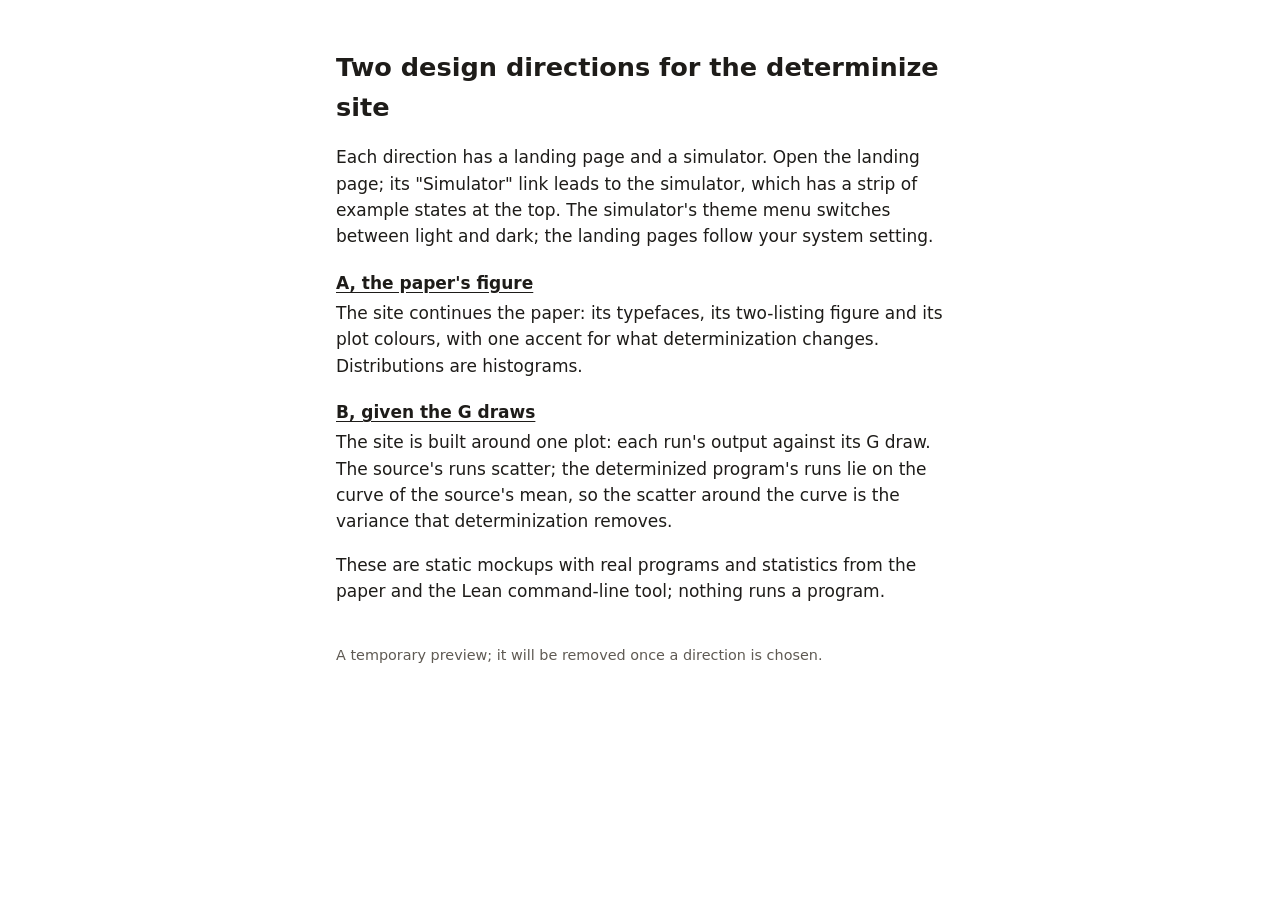
<file: index.html>
<!doctype html>
<html lang="en">
<head>
<meta charset="utf-8">
<meta name="viewport" content="width=device-width, initial-scale=1">
<meta name="robots" content="noindex, nofollow">
<title>Determinize: two design directions</title>
<style>
  :root { color-scheme: light dark; --bg: light-dark(#ffffff, #17191c); --fg: light-dark(#1e1c19, #ece8e1); --muted: light-dark(#5f5a53, #a39d93); }
  body { margin: 0; background: var(--bg); color: var(--fg); font: 17px/1.55 system-ui, sans-serif; }
  main { max-width: 38rem; margin: 0 auto; padding: 3rem 16px; }
  h1 { font-size: 1.6rem; font-weight: 600; margin: 0 0 1rem; }
  dt { font-weight: 600; margin-top: 1.25rem; }
  dd { margin: 0.25rem 0 0; }
  a { color: inherit; text-underline-offset: 0.18em; }
  .note { color: var(--muted); font-size: 0.9rem; margin-top: 2.5rem; }
</style>
</head>
<body>
<main>
  <h1>Two design directions for the determinize site</h1>
  <p>Each direction has a landing page and a simulator. Open the landing page; its "Simulator" link leads to the simulator, which has a strip of example states at the top. The simulator's theme menu switches between light and dark; the landing pages follow your system setting.</p>
  <dl>
    <dt><a href="a/">A, the paper's figure</a></dt>
    <dd>The site continues the paper: its typefaces, its two-listing figure and its plot colours, with one accent for what determinization changes. Distributions are histograms.</dd>
    <dt><a href="b/">B, given the G draws</a></dt>
    <dd>The site is built around one plot: each run's output against its G draw. The source's runs scatter; the determinized program's runs lie on the curve of the source's mean, so the scatter around the curve is the variance that determinization removes.</dd>
  </dl>
  <p>These are static mockups with real programs and statistics from the paper and the Lean command-line tool; nothing runs a program.</p>
  <p class="note">A temporary preview; it will be removed once a direction is chosen.</p>
</main>
</body>
</html>
</file>
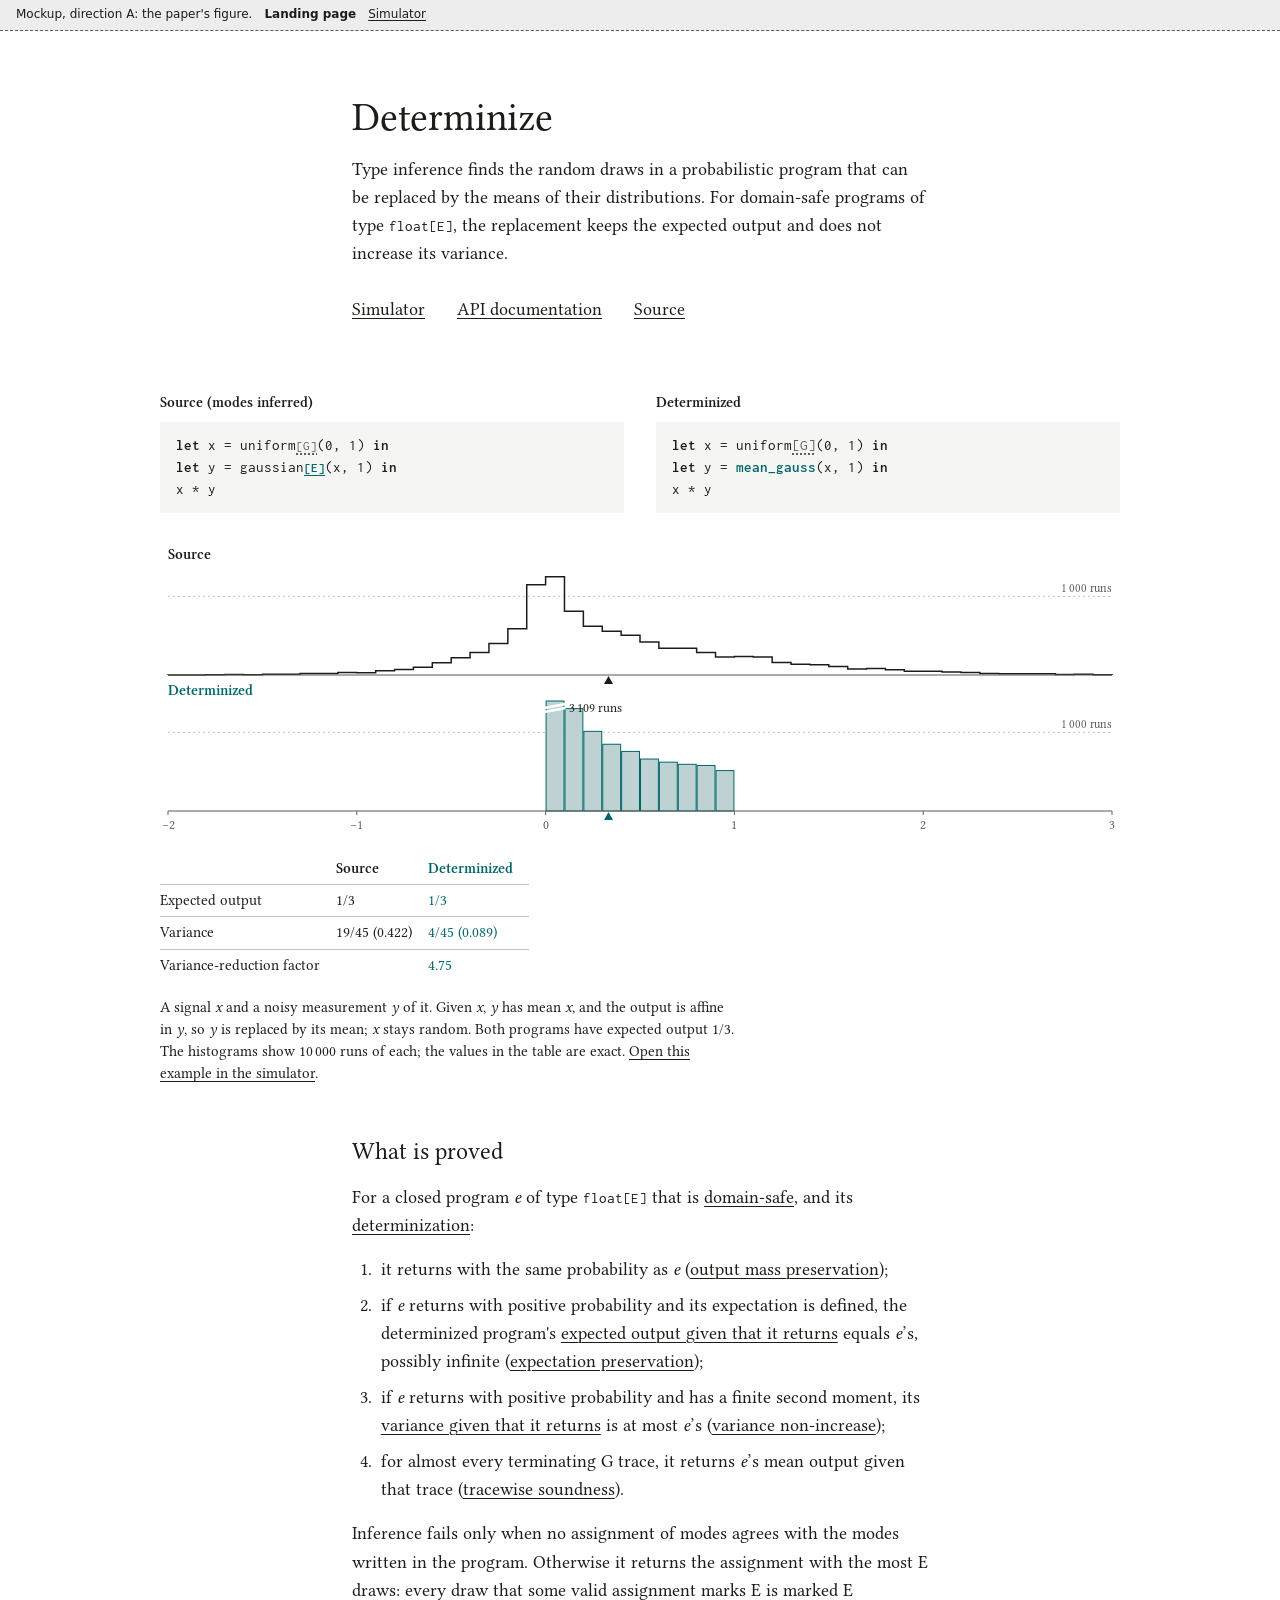
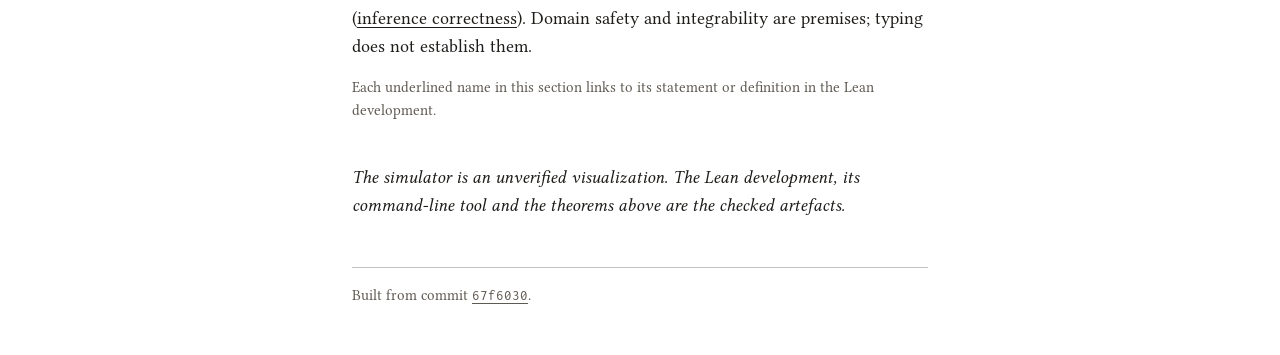
<file: a/index.html>
<!doctype html>
<html lang="en">
<head>
<meta charset="utf-8">
<meta name="viewport" content="width=device-width, initial-scale=1">
<meta name="robots" content="noindex, nofollow">
</head>
<body>
<title>Determinize direction A</title>
<meta name="description" content="Type inference that replaces random draws by their means, with the proofs checked in Lean.">
<link rel="stylesheet" href="tokens.css">
<link rel="stylesheet" href="site.css">
<nav class="mockbar" aria-label="Mockup pages"><span>Mockup, direction A: the paper's figure.</span><a href="./" aria-current="page">Landing page</a><a href="sim.html">Simulator</a></nav>
<main class="page">
  <header class="masthead">
    <h1>Determinize</h1>
    <p class="summary">Type inference finds the random draws in a probabilistic program that can be replaced by the means of their distributions. For domain-safe programs of type <code>float[E]</code>, the replacement keeps the expected output and does not increase its variance.</p>
    <ul class="links">
      <li><a href="sim.html">Simulator</a></li>
      <li><a href="https://julesjacobs.com/determinize/docs/">API documentation</a></li>
      <li><a href="https://github.com/julesjacobs/determinize">Source</a></li>
      <!-- paper: <li><a href="determinize.pdf">Paper (PDF)</a></li> -->
      <!-- journal: <li><a href="">Journal</a></li> -->
    </ul>
  </header>

  <figure class="example" aria-labelledby="example-caption">
    <div class="listings">
      <div class="listing">
        <p class="listing-head">Source (modes inferred)</p>
<pre class="code"><code><b>let</b> x = uniform<span class="hint mode-g" title="G: kept random">[G]</span>(0, 1) <b>in</b>
<b>let</b> y = gaussian<span class="hint mode-e" title="E: replaced by its mean">[E]</span>(x, 1) <b>in</b>
x * y</code></pre>
      </div>
      <div class="listing">
        <p class="listing-head det">Determinized</p>
<pre class="code"><code><b>let</b> x = uniform<span class="mark mode-g">[G]</span>(0, 1) <b>in</b>
<b>let</b> y = <span class="mean-call">mean_gauss</span>(x, 1) <b>in</b>
x * y</code></pre>
      </div>
    </div>
    <div class="chart-wrap"><svg class="chart stacked wide" viewBox="0 0 960 292" role="img" aria-labelledby="lw-t" preserveAspectRatio="xMidYMid meet"><title id="lw-t">Histograms of 10 000 runs of each program on one axis: the source spreads from about −2 to 3, the determinized program stays between 0 and 1.</title><line class="ref" x1="8" x2="952" y1="51.37" y2="51.37"/><text class="ref-label" x="952" y="47.37" text-anchor="end">1 000 runs</text><text class="row-label row-source" x="8" y="14">Source</text><path class="outline" d="M8.00 130 L8.00 129.92 L26.88 129.92 L26.88 130.00 L45.76 130.00 L45.76 129.76 L64.64 129.76 L64.64 129.61 L83.52 129.61 L83.52 129.84 L102.40 129.84 L102.40 129.29 L121.28 129.29 L121.28 129.37 L140.16 129.37 L140.16 128.51 L159.04 128.51 L159.04 128.51 L177.92 128.51 L177.92 127.48 L196.80 127.48 L196.80 127.72 L215.68 127.72 L215.68 125.68 L234.56 125.68 L234.56 124.57 L253.44 124.57 L253.44 122.22 L272.32 122.22 L272.32 117.66 L291.20 117.66 L291.20 112.86 L310.08 112.86 L310.08 107.59 L328.96 107.59 L328.96 98.39 L347.84 98.39 L347.84 83.85 L366.72 83.85 L366.72 39.81 L385.60 39.81 L385.60 31.79 L404.48 31.79 L404.48 66.31 L423.36 66.31 L423.36 81.25 L442.24 81.25 L442.24 86.28 L461.12 86.28 L461.12 90.21 L480.00 90.21 L480.00 96.90 L498.88 96.90 L498.88 103.35 L517.76 103.35 L517.76 103.35 L536.64 103.35 L536.64 107.43 L555.52 107.43 L555.52 112.07 L574.40 112.07 L574.40 111.44 L593.28 111.44 L593.28 111.99 L612.16 111.99 L612.16 117.42 L631.04 117.42 L631.04 119.23 L649.92 119.23 L649.92 119.70 L668.80 119.70 L668.80 121.51 L687.68 121.51 L687.68 123.95 L706.56 123.95 L706.56 123.47 L725.44 123.47 L725.44 124.81 L744.32 124.81 L744.32 126.30 L763.20 126.30 L763.20 126.23 L782.08 126.23 L782.08 127.09 L800.96 127.09 L800.96 127.56 L819.84 127.56 L819.84 128.43 L838.72 128.43 L838.72 128.66 L857.60 128.66 L857.60 128.66 L876.48 128.66 L876.48 128.74 L895.36 128.74 L895.36 129.61 L914.24 129.61 L914.24 129.14 L933.12 129.14 L933.12 129.76 L952.00 129.76 L952.00 130"/><line class="axis" x1="8" x2="952" y1="130" y2="130"/><path class="mean-mark mean-source" d="M448.53 131 l-4.5 8 h9 z"><title>mean 1/3</title></path><line class="ref" x1="8" x2="952" y1="187.37" y2="187.37"/><text class="ref-label" x="952" y="183.37" text-anchor="end">1 000 runs</text><text class="row-label row-det" x="8" y="150">Determinized</text><rect class="filled" x="386.10" y="156.00" width="17.88" height="110.00"/><rect class="filled" x="404.98" y="163.63" width="17.88" height="102.37"/><rect class="filled" x="423.86" y="186.35" width="17.88" height="79.65"/><rect class="filled" x="442.74" y="199.25" width="17.88" height="66.75"/><rect class="filled" x="461.62" y="206.40" width="17.88" height="59.60"/><rect class="filled" x="480.50" y="214.03" width="17.88" height="51.97"/><rect class="filled" x="499.38" y="217.17" width="17.88" height="48.83"/><rect class="filled" x="518.26" y="219.30" width="17.88" height="46.70"/><rect class="filled" x="537.14" y="220.47" width="17.88" height="45.53"/><rect class="filled" x="556.02" y="225.59" width="17.88" height="40.41"/><path class="break" d="M384.60 163 L405.48 159 M384.60 167 L405.48 163"/><text class="clip-label" x="409.48" y="167">3 109 runs</text><line class="axis" x1="8" x2="952" y1="266" y2="266"/><path class="mean-mark mean-det" d="M448.53 267 l-4.5 8 h9 z"><title>mean 1/3</title></path><line class="tick" x1="8.00" x2="8.00" y1="266" y2="270"/><text class="tick-label" x="8.00" y="284" text-anchor="middle">−2</text><line class="tick" x1="196.80" x2="196.80" y1="266" y2="270"/><text class="tick-label" x="196.80" y="284" text-anchor="middle">−1</text><line class="tick" x1="385.60" x2="385.60" y1="266" y2="270"/><text class="tick-label" x="385.60" y="284" text-anchor="middle">0</text><line class="tick" x1="574.40" x2="574.40" y1="266" y2="270"/><text class="tick-label" x="574.40" y="284" text-anchor="middle">1</text><line class="tick" x1="763.20" x2="763.20" y1="266" y2="270"/><text class="tick-label" x="763.20" y="284" text-anchor="middle">2</text><line class="tick" x1="952.00" x2="952.00" y1="266" y2="270"/><text class="tick-label" x="952.00" y="284" text-anchor="middle">3</text></svg><svg class="chart stacked narrow" viewBox="0 0 358 240" role="img" aria-labelledby="ln-t" preserveAspectRatio="xMidYMid meet"><title id="ln-t">Histograms of 10 000 runs of each program on one axis.</title><line class="ref" x1="8" x2="350" y1="43.96" y2="43.96"/><text class="ref-label" x="350" y="39.96" text-anchor="end">1 000 runs</text><text class="row-label row-source" x="8" y="14">Source</text><path class="outline" d="M8.00 104 L8.00 103.94 L14.84 103.94 L14.84 104.00 L21.68 104.00 L21.68 103.82 L28.52 103.82 L28.52 103.70 L35.36 103.70 L35.36 103.88 L42.20 103.88 L42.20 103.46 L49.04 103.46 L49.04 103.52 L55.88 103.52 L55.88 102.86 L62.72 102.86 L62.72 102.86 L69.56 102.86 L69.56 102.08 L76.40 102.08 L76.40 102.26 L83.24 102.26 L83.24 100.70 L90.08 100.70 L90.08 99.86 L96.92 99.86 L96.92 98.06 L103.76 98.06 L103.76 94.57 L110.60 94.57 L110.60 90.91 L117.44 90.91 L117.44 86.89 L124.28 86.89 L124.28 79.86 L131.12 79.86 L131.12 68.75 L137.96 68.75 L137.96 35.13 L144.80 35.13 L144.80 29.01 L151.64 29.01 L151.64 55.37 L158.48 55.37 L158.48 66.77 L165.32 66.77 L165.32 70.62 L172.16 70.62 L172.16 73.62 L179.00 73.62 L179.00 78.72 L185.84 78.72 L185.84 83.65 L192.68 83.65 L192.68 83.65 L199.52 83.65 L199.52 86.77 L206.36 86.77 L206.36 90.31 L213.20 90.31 L213.20 89.83 L220.04 89.83 L220.04 90.25 L226.88 90.25 L226.88 94.39 L233.72 94.39 L233.72 95.77 L240.56 95.77 L240.56 96.13 L247.40 96.13 L247.40 97.52 L254.24 97.52 L254.24 99.38 L261.08 99.38 L261.08 99.02 L267.92 99.02 L267.92 100.04 L274.76 100.04 L274.76 101.18 L281.60 101.18 L281.60 101.12 L288.44 101.12 L288.44 101.78 L295.28 101.78 L295.28 102.14 L302.12 102.14 L302.12 102.80 L308.96 102.80 L308.96 102.98 L315.80 102.98 L315.80 102.98 L322.64 102.98 L322.64 103.04 L329.48 103.04 L329.48 103.70 L336.32 103.70 L336.32 103.34 L343.16 103.34 L343.16 103.82 L350.00 103.82 L350.00 104"/><line class="axis" x1="8" x2="350" y1="104" y2="104"/><path class="mean-mark mean-source" d="M167.60 105 l-4.5 8 h9 z"><title>mean 1/3</title></path><line class="ref" x1="8" x2="350" y1="153.96" y2="153.96"/><text class="ref-label" x="350" y="149.96" text-anchor="end">1 000 runs</text><text class="row-label row-det" x="8" y="124">Determinized</text><rect class="filled" x="145.30" y="130.00" width="5.84" height="84.00"/><rect class="filled" x="152.14" y="135.82" width="5.84" height="78.18"/><rect class="filled" x="158.98" y="153.18" width="5.84" height="60.82"/><rect class="filled" x="165.82" y="163.02" width="5.84" height="50.98"/><rect class="filled" x="172.66" y="168.49" width="5.84" height="45.51"/><rect class="filled" x="179.50" y="174.31" width="5.84" height="39.69"/><rect class="filled" x="186.34" y="176.71" width="5.84" height="37.29"/><rect class="filled" x="193.18" y="178.33" width="5.84" height="35.67"/><rect class="filled" x="200.02" y="179.24" width="5.84" height="34.76"/><rect class="filled" x="206.86" y="183.14" width="5.84" height="30.86"/><path class="break" d="M143.80 137 L152.64 133 M143.80 141 L152.64 137"/><text class="clip-label" x="156.64" y="141">3 109 runs</text><line class="axis" x1="8" x2="350" y1="214" y2="214"/><path class="mean-mark mean-det" d="M167.60 215 l-4.5 8 h9 z"><title>mean 1/3</title></path><line class="tick" x1="8.00" x2="8.00" y1="214" y2="218"/><text class="tick-label" x="8.00" y="232" text-anchor="middle">−2</text><line class="tick" x1="76.40" x2="76.40" y1="214" y2="218"/><text class="tick-label" x="76.40" y="232" text-anchor="middle">−1</text><line class="tick" x1="144.80" x2="144.80" y1="214" y2="218"/><text class="tick-label" x="144.80" y="232" text-anchor="middle">0</text><line class="tick" x1="213.20" x2="213.20" y1="214" y2="218"/><text class="tick-label" x="213.20" y="232" text-anchor="middle">1</text><line class="tick" x1="281.60" x2="281.60" y1="214" y2="218"/><text class="tick-label" x="281.60" y="232" text-anchor="middle">2</text><line class="tick" x1="350.00" x2="350.00" y1="214" y2="218"/><text class="tick-label" x="350.00" y="232" text-anchor="middle">3</text></svg></div>
    <table class="values">
      <thead><tr><td></td><th scope="col">Source</th><th scope="col" class="det">Determinized</th></tr></thead>
      <tbody>
        <tr><th scope="row">Expected output</th><td>1/3</td><td>1/3</td></tr>
        <tr><th scope="row">Variance</th><td>19/45 (0.422)</td><td>4/45 (0.089)</td></tr>
        <tr><th scope="row">Variance-reduction factor</th><td></td><td>4.75</td></tr>
      </tbody>
    </table>
    <figcaption id="example-caption">A signal <var>x</var> and a noisy measurement <var>y</var> of it. Given <var>x</var>, <var>y</var> has mean <var>x</var>, and the output is affine in <var>y</var>, so <var>y</var> is replaced by its mean; <var>x</var> stays random. Both programs have expected output 1/3. The histograms show 10&#8201;000 runs of each; the values in the table are exact. <a href="sim.html#noisy-product">Open this example in the simulator</a>.</figcaption>
  </figure>

  <section class="proved" aria-labelledby="proved-h">
    <h2 id="proved-h">What is proved</h2>
    <p>For a closed program <var>e</var> of type <code>float[E]</code> that is <a href="https://julesjacobs.com/determinize/docs/Determinize/Spec/Semantics.html#Determinize.Spec.Paper.DomainSafe" title="DomainSafe">domain-safe</a>, and its <a href="https://julesjacobs.com/determinize/docs/Determinize/Spec/Syntax.html#Determinize.Spec.Paper.Expr.determinize" title="Expr.determinize">determinization</a>:</p>
    <ol>
      <li>it returns with the same probability as <var>e</var> (<a href="https://julesjacobs.com/determinize/docs/Determinize/Theorems.html#Determinize.Theorems.output_mass_preservation" title="Determinize.Theorems.output_mass_preservation">output mass preservation</a>);</li>
      <li>if <var>e</var> returns with positive probability and its expectation is defined, the determinized program's <a href="https://julesjacobs.com/determinize/docs/Determinize/Spec/Expectation.html#Determinize.Spec.returnedExpectation" title="returnedExpectation">expected output given that it returns</a> equals <var>e</var>&rsquo;s, possibly infinite (<a href="https://julesjacobs.com/determinize/docs/Determinize/Theorems.html#Determinize.Theorems.expectation_preservation" title="Determinize.Theorems.expectation_preservation">expectation preservation</a>);</li>
      <li>if <var>e</var> returns with positive probability and has a finite second moment, its <a href="https://julesjacobs.com/determinize/docs/Determinize/Spec/Expectation.html#Determinize.Spec.returnedVariance" title="returnedVariance">variance given that it returns</a> is at most <var>e</var>&rsquo;s (<a href="https://julesjacobs.com/determinize/docs/Determinize/Theorems.html#Determinize.Theorems.variance_non_increase" title="Determinize.Theorems.variance_non_increase">variance non-increase</a>);</li>
      <li>for almost every terminating G trace, it returns <var>e</var>&rsquo;s mean output given that trace (<a href="https://julesjacobs.com/determinize/docs/Determinize/Theorems.html#Determinize.Theorems.tracewise_soundness" title="Determinize.Theorems.tracewise_soundness">tracewise soundness</a>).</li>
    </ol>
    <p>Inference fails only when no assignment of modes agrees with the modes written in the program. Otherwise it returns the assignment with the most E draws: every draw that some valid assignment marks E is marked E (<a href="https://julesjacobs.com/determinize/docs/Determinize/Theorems.html#Determinize.Theorems.inference_correctness" title="Determinize.Theorems.inference_correctness">inference correctness</a>). Domain safety and integrability are premises; typing does not establish them.</p>
    <p class="leannote">Each underlined name in this section links to its statement or definition in the Lean development.</p>
  </section>

  <p class="honesty">The simulator is an unverified visualization. The Lean development, its command-line tool and the theorems above are the checked artefacts.</p>

  <footer class="foot">Built from commit <a href="https://github.com/julesjacobs/determinize/tree/67f6030"><code>67f6030</code></a>.</footer>
</main>

</body>
</html>
</file>
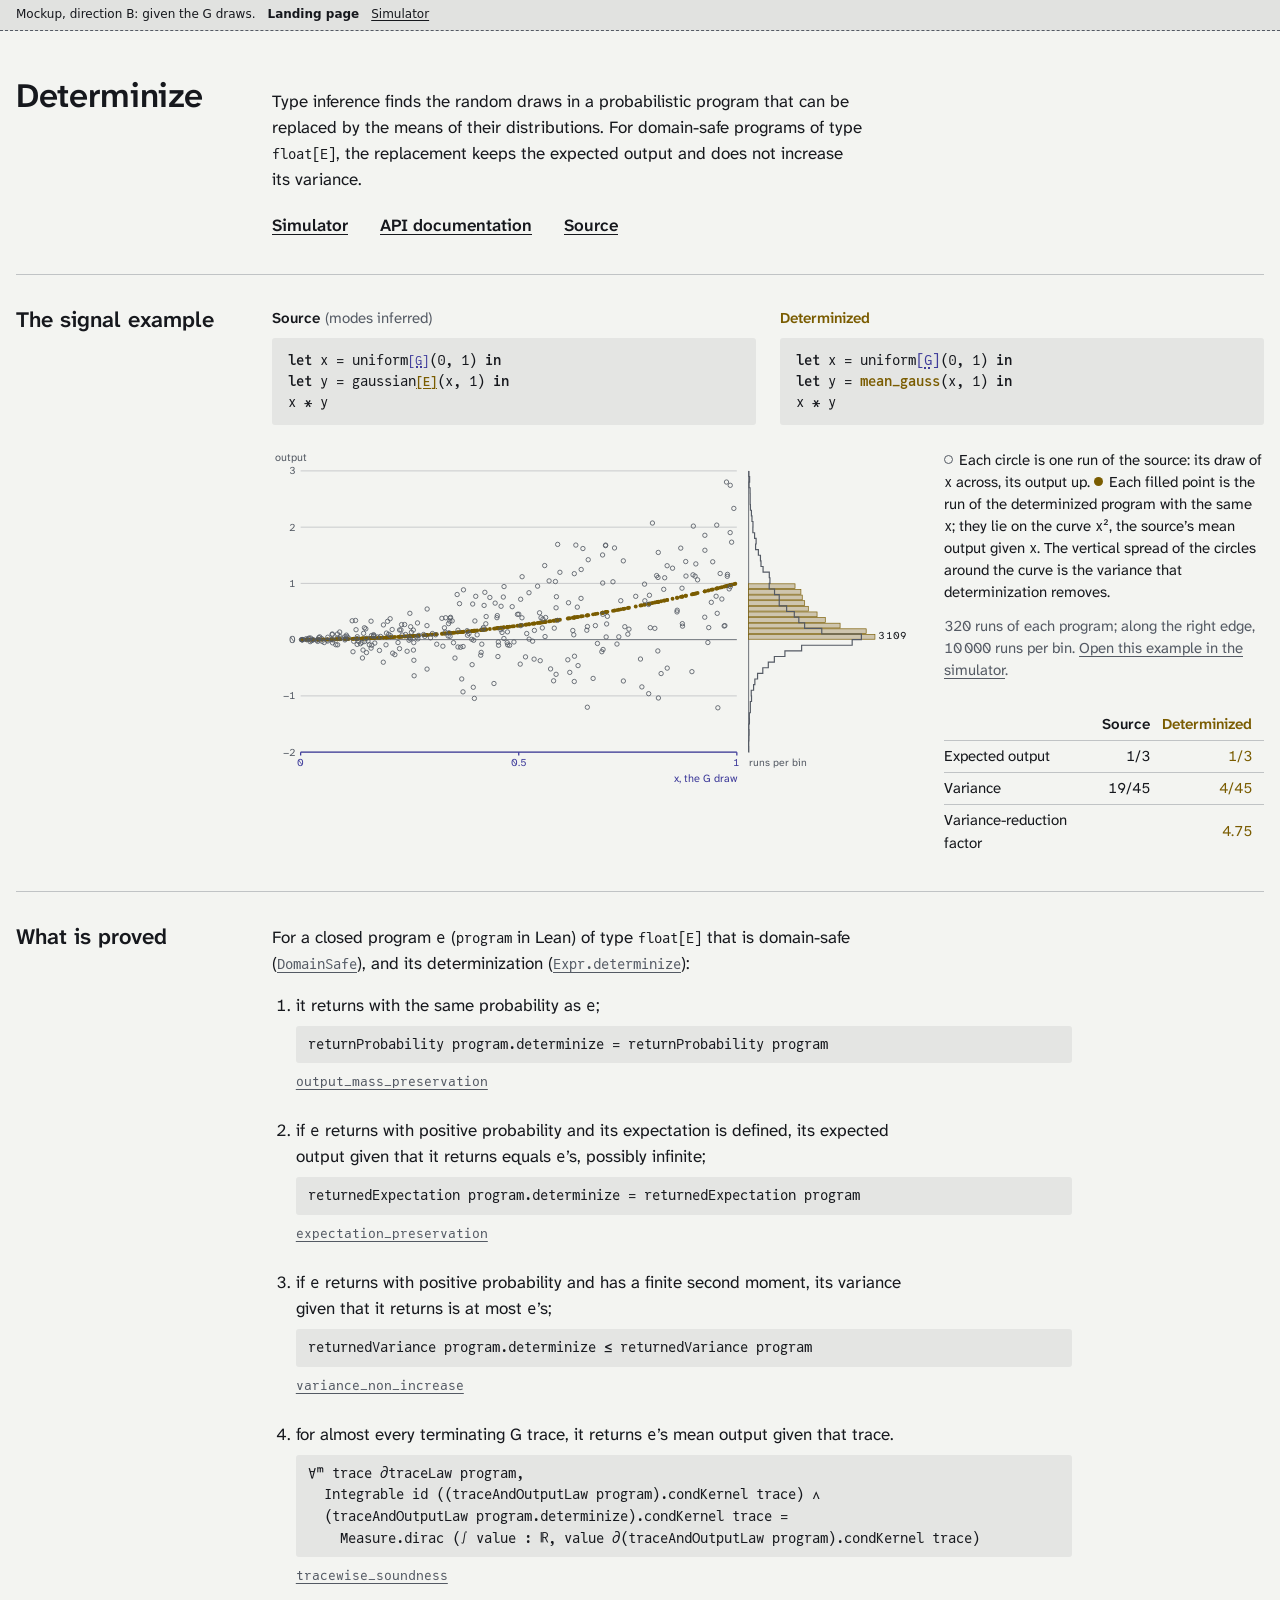
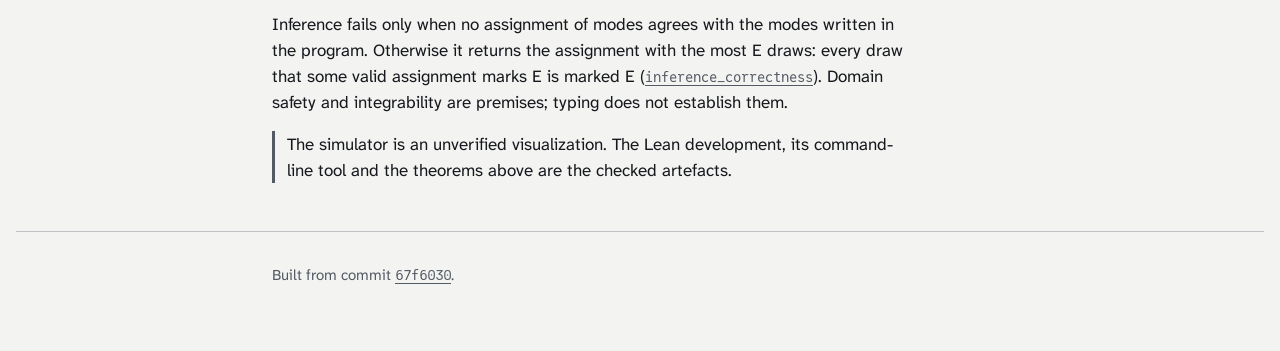
<file: b/index.html>
<!doctype html>
<html lang="en">
<head>
<meta charset="utf-8">
<meta name="viewport" content="width=device-width, initial-scale=1">
<meta name="robots" content="noindex, nofollow">
</head>
<body>
<title>Determinize direction B</title>
<meta name="description" content="Type inference that replaces random draws by their means, with the proofs checked in Lean.">
<link rel="stylesheet" href="tokens.css">
<link rel="stylesheet" href="site.css">
<nav class="mockbar" aria-label="Mockup pages"><span>Mockup, direction B: given the G draws.</span><a href="./" aria-current="page">Landing page</a><a href="sim.html">Simulator</a></nav>
<main class="page">
  <header class="row masthead">
    <h1>Determinize</h1>
    <div class="body">
      <p class="summary">Type inference finds the random draws in a probabilistic program that can be replaced by the means of their distributions. For domain-safe programs of type <code>float[E]</code>, the replacement keeps the expected output and does not increase its variance.</p>
      <ul class="links">
        <li><a href="sim.html">Simulator</a></li>
        <li><a href="https://julesjacobs.com/determinize/docs/">API documentation</a></li>
        <li><a href="https://github.com/julesjacobs/determinize">Source</a></li>
        <!-- paper: <li><a href="determinize.pdf">Paper (PDF)</a></li> -->
        <!-- journal: <li><a href="">Journal</a></li> -->
      </ul>
    </div>
  </header>

  <section class="row example" aria-labelledby="example-h">
    <h2 id="example-h">The signal example</h2>
    <div class="body wide">
      <div class="listings">
        <div>
          <p class="listing-head">Source <span class="sub">(modes inferred)</span></p>
<pre class="code"><code><b>let</b> x = uniform<span class="hint mode-g" title="G: kept random">[G]</span>(0, 1) <b>in</b>
<b>let</b> y = gaussian<span class="hint mode-e" title="E: replaced by its mean">[E]</span>(x, 1) <b>in</b>
x * y</code></pre>
        </div>
        <div>
          <p class="listing-head det">Determinized</p>
<pre class="code"><code><b>let</b> x = uniform<span class="mark mode-g">[G]</span>(0, 1) <b>in</b>
<b>let</b> y = <span class="mean-call">mean_gauss</span>(x, 1) <b>in</b>
x * y</code></pre>
        </div>
      </div>
      <figure class="plot">
        <div class="plot-chart"><svg class="chart conditional wide" viewBox="0 0 760 400" role="img" aria-labelledby="cw-t" preserveAspectRatio="xMidYMid meet"><title id="cw-t">Output of 320 runs of each program against x. The source's runs scatter between −2 and 3; the determinized program's runs lie on the curve x squared.</title><line class="grid" x1="34" x2="552" y1="360.00" y2="360.00"/><text class="tick-label" x="28" y="364.00" text-anchor="end">−2</text><line class="grid" x1="34" x2="552" y1="293.20" y2="293.20"/><text class="tick-label" x="28" y="297.20" text-anchor="end">−1</text><line class="zero" x1="34" x2="552" y1="226.40" y2="226.40"/><text class="tick-label" x="28" y="230.40" text-anchor="end">0</text><line class="grid" x1="34" x2="552" y1="159.60" y2="159.60"/><text class="tick-label" x="28" y="163.60" text-anchor="end">1</text><line class="grid" x1="34" x2="552" y1="92.80" y2="92.80"/><text class="tick-label" x="28" y="96.80" text-anchor="end">2</text><line class="grid" x1="34" x2="552" y1="26.00" y2="26.00"/><text class="tick-label" x="28" y="30.00" text-anchor="end">3</text><line class="axis-given" x1="34" x2="552" y1="360" y2="360"/><line class="tick-given" x1="34.00" x2="34.00" y1="360" y2="364"/><text class="tick-label given" x="34.00" y="377" text-anchor="middle">0</text><line class="tick-given" x1="293.00" x2="293.00" y1="360" y2="364"/><text class="tick-label given" x="293.00" y="377" text-anchor="middle">0.5</text><line class="tick-given" x1="552.00" x2="552.00" y1="360" y2="364"/><text class="tick-label given" x="552.00" y="377" text-anchor="middle">1</text><text class="axis-title given" x="552" y="396" text-anchor="end">x, the G draw</text><text class="axis-title" x="4" y="14" text-anchor="start">output</text><circle class="pt-det" cx="201.73" cy="219.39" r="2.3"/><circle class="pt-det" cx="71.50" cy="226.05" r="2.3"/><circle class="pt-det" cx="311.60" cy="207.22" r="2.3"/><circle class="pt-det" cx="296.83" cy="209.20" r="2.3"/><circle class="pt-det" cx="53.42" cy="226.31" r="2.3"/><circle class="pt-det" cx="80.98" cy="225.85" r="2.3"/><circle class="pt-det" cx="253.89" cy="214.36" r="2.3"/><circle class="pt-det" cx="149.62" cy="223.07" r="2.3"/><circle class="pt-det" cx="358.99" cy="200.10" r="2.3"/><circle class="pt-det" cx="239.49" cy="215.89" r="2.3"/><circle class="pt-det" cx="539.72" cy="162.73" r="2.3"/><circle class="pt-det" cx="184.01" cy="220.80" r="2.3"/><circle class="pt-det" cx="108.75" cy="225.01" r="2.3"/><circle class="pt-det" cx="456.74" cy="181.90" r="2.3"/><circle class="pt-det" cx="127.60" cy="224.22" r="2.3"/><circle class="pt-det" cx="226.90" cy="217.13" r="2.3"/><circle class="pt-det" cx="317.71" cy="206.36" r="2.3"/><circle class="pt-det" cx="140.71" cy="223.57" r="2.3"/><circle class="pt-det" cx="386.45" cy="195.48" r="2.3"/><circle class="pt-det" cx="337.34" cy="203.49" r="2.3"/><circle class="pt-det" cx="268.76" cy="212.68" r="2.3"/><circle class="pt-det" cx="396.08" cy="193.76" r="2.3"/><circle class="pt-det" cx="160.44" cy="222.42" r="2.3"/><circle class="pt-det" cx="487.30" cy="175.24" r="2.3"/><circle class="pt-det" cx="411.83" cy="190.86" r="2.3"/><circle class="pt-det" cx="95.18" cy="225.47" r="2.3"/><circle class="pt-det" cx="250.58" cy="214.72" r="2.3"/><circle class="pt-det" cx="287.30" cy="210.43" r="2.3"/><circle class="pt-det" cx="54.31" cy="226.30" r="2.3"/><circle class="pt-det" cx="330.81" cy="204.46" r="2.3"/><circle class="pt-det" cx="487.51" cy="175.20" r="2.3"/><circle class="pt-det" cx="341.90" cy="202.80" r="2.3"/><circle class="pt-det" cx="334.39" cy="203.94" r="2.3"/><circle class="pt-det" cx="523.35" cy="166.79" r="2.3"/><circle class="pt-det" cx="279.58" cy="211.38" r="2.3"/><circle class="pt-det" cx="397.38" cy="193.53" r="2.3"/><circle class="pt-det" cx="369.20" cy="198.42" r="2.3"/><circle class="pt-det" cx="181.42" cy="220.99" r="2.3"/><circle class="pt-det" cx="233.84" cy="216.46" r="2.3"/><circle class="pt-det" cx="273.16" cy="212.16" r="2.3"/><circle class="pt-det" cx="121.02" cy="224.52" r="2.3"/><circle class="pt-det" cx="431.93" cy="186.97" r="2.3"/><circle class="pt-det" cx="100.98" cy="225.28" r="2.3"/><circle class="pt-det" cx="485.39" cy="175.67" r="2.3"/><circle class="pt-det" cx="75.75" cy="225.97" r="2.3"/><circle class="pt-det" cx="491.60" cy="174.27" r="2.3"/><circle class="pt-det" cx="458.40" cy="181.56" r="2.3"/><circle class="pt-det" cx="249.13" cy="214.88" r="2.3"/><circle class="pt-det" cx="219.86" cy="217.80" r="2.3"/><circle class="pt-det" cx="112.17" cy="224.88" r="2.3"/><circle class="pt-det" cx="125.27" cy="224.32" r="2.3"/><circle class="pt-det" cx="285.23" cy="210.69" r="2.3"/><circle class="pt-det" cx="339.15" cy="203.21" r="2.3"/><circle class="pt-det" cx="250.99" cy="214.68" r="2.3"/><circle class="pt-det" cx="225.30" cy="217.30" r="2.3"/><circle class="pt-det" cx="391.68" cy="194.55" r="2.3"/><circle class="pt-det" cx="301.03" cy="208.65" r="2.3"/><circle class="pt-det" cx="61.97" cy="226.21" r="2.3"/><circle class="pt-det" cx="499.94" cy="172.35" r="2.3"/><circle class="pt-det" cx="447.31" cy="183.88" r="2.3"/><circle class="pt-det" cx="237.26" cy="216.11" r="2.3"/><circle class="pt-det" cx="362.57" cy="199.53" r="2.3"/><circle class="pt-det" cx="66.22" cy="226.14" r="2.3"/><circle class="pt-det" cx="118.07" cy="224.64" r="2.3"/><circle class="pt-det" cx="210.17" cy="218.68" r="2.3"/><circle class="pt-det" cx="112.37" cy="224.87" r="2.3"/><circle class="pt-det" cx="86.58" cy="225.71" r="2.3"/><circle class="pt-det" cx="486.89" cy="175.33" r="2.3"/><circle class="pt-det" cx="352.10" cy="201.21" r="2.3"/><circle class="pt-det" cx="213.95" cy="218.34" r="2.3"/><circle class="pt-det" cx="222.66" cy="217.54" r="2.3"/><circle class="pt-det" cx="548.43" cy="160.52" r="2.3"/><circle class="pt-det" cx="275.39" cy="211.90" r="2.3"/><circle class="pt-det" cx="86.94" cy="225.71" r="2.3"/><circle class="pt-det" cx="211.47" cy="218.56" r="2.3"/><circle class="pt-det" cx="117.61" cy="224.66" r="2.3"/><circle class="pt-det" cx="45.97" cy="226.37" r="2.3"/><circle class="pt-det" cx="109.94" cy="224.96" r="2.3"/><circle class="pt-det" cx="315.38" cy="206.69" r="2.3"/><circle class="pt-det" cx="540.86" cy="162.44" r="2.3"/><circle class="pt-det" cx="481.19" cy="176.61" r="2.3"/><circle class="pt-det" cx="223.95" cy="217.42" r="2.3"/><circle class="pt-det" cx="120.51" cy="224.54" r="2.3"/><circle class="pt-det" cx="437.57" cy="185.86" r="2.3"/><circle class="pt-det" cx="204.78" cy="219.14" r="2.3"/><circle class="pt-det" cx="544.18" cy="161.60" r="2.3"/><circle class="pt-det" cx="475.65" cy="177.84" r="2.3"/><circle class="pt-det" cx="417.27" cy="189.83" r="2.3"/><circle class="pt-det" cx="151.43" cy="222.97" r="2.3"/><circle class="pt-det" cx="49.02" cy="226.35" r="2.3"/><circle class="pt-det" cx="48.45" cy="226.35" r="2.3"/><circle class="pt-det" cx="392.71" cy="194.36" r="2.3"/><circle class="pt-det" cx="529.47" cy="165.28" r="2.3"/><circle class="pt-det" cx="545.78" cy="161.19" r="2.3"/><circle class="pt-det" cx="528.69" cy="165.48" r="2.3"/><circle class="pt-det" cx="151.48" cy="222.96" r="2.3"/><circle class="pt-det" cx="135.89" cy="223.81" r="2.3"/><circle class="pt-det" cx="500.36" cy="172.25" r="2.3"/><circle class="pt-det" cx="469.33" cy="179.22" r="2.3"/><circle class="pt-det" cx="448.19" cy="183.69" r="2.3"/><circle class="pt-det" cx="77.93" cy="225.92" r="2.3"/><circle class="pt-det" cx="439.23" cy="185.52" r="2.3"/><circle class="pt-det" cx="422.55" cy="188.81" r="2.3"/><circle class="pt-det" cx="442.75" cy="184.80" r="2.3"/><circle class="pt-det" cx="206.24" cy="219.01" r="2.3"/><circle class="pt-det" cx="239.02" cy="215.93" r="2.3"/><circle class="pt-det" cx="241.93" cy="215.64" r="2.3"/><circle class="pt-det" cx="122.06" cy="224.47" r="2.3"/><circle class="pt-det" cx="99.79" cy="225.32" r="2.3"/><circle class="pt-det" cx="451.77" cy="182.95" r="2.3"/><circle class="pt-det" cx="109.73" cy="224.97" r="2.3"/><circle class="pt-det" cx="374.48" cy="197.54" r="2.3"/><circle class="pt-det" cx="215.51" cy="218.20" r="2.3"/><circle class="pt-det" cx="41.36" cy="226.39" r="2.3"/><circle class="pt-det" cx="536.93" cy="163.43" r="2.3"/><circle class="pt-det" cx="517.60" cy="168.17" r="2.3"/><circle class="pt-det" cx="258.71" cy="213.83" r="2.3"/><circle class="pt-det" cx="143.30" cy="223.43" r="2.3"/><circle class="pt-det" cx="164.43" cy="222.16" r="2.3"/><circle class="pt-det" cx="337.76" cy="203.43" r="2.3"/><circle class="pt-det" cx="168.37" cy="221.90" r="2.3"/><circle class="pt-det" cx="505.38" cy="171.08" r="2.3"/><circle class="pt-det" cx="217.27" cy="218.04" r="2.3"/><circle class="pt-det" cx="502.43" cy="171.77" r="2.3"/><circle class="pt-det" cx="251.87" cy="214.58" r="2.3"/><circle class="pt-det" cx="309.47" cy="207.51" r="2.3"/><circle class="pt-det" cx="305.17" cy="208.09" r="2.3"/><circle class="pt-det" cx="128.85" cy="224.16" r="2.3"/><circle class="pt-det" cx="36.02" cy="226.40" r="2.3"/><circle class="pt-det" cx="279.27" cy="211.42" r="2.3"/><circle class="pt-det" cx="409.65" cy="191.27" r="2.3"/><circle class="pt-det" cx="302.48" cy="208.45" r="2.3"/><circle class="pt-det" cx="321.70" cy="205.79" r="2.3"/><circle class="pt-det" cx="324.24" cy="205.43" r="2.3"/><circle class="pt-det" cx="162.72" cy="222.28" r="2.3"/><circle class="pt-det" cx="296.99" cy="209.18" r="2.3"/><circle class="pt-det" cx="324.96" cy="205.32" r="2.3"/><circle class="pt-det" cx="263.58" cy="213.27" r="2.3"/><circle class="pt-det" cx="351.28" cy="201.34" r="2.3"/><circle class="pt-det" cx="392.82" cy="194.34" r="2.3"/><circle class="pt-det" cx="268.29" cy="212.73" r="2.3"/><circle class="pt-det" cx="521.70" cy="167.19" r="2.3"/><circle class="pt-det" cx="396.19" cy="193.74" r="2.3"/><circle class="pt-det" cx="168.47" cy="221.90" r="2.3"/><circle class="pt-det" cx="323.82" cy="205.48" r="2.3"/><circle class="pt-det" cx="105.02" cy="225.14" r="2.3"/><circle class="pt-det" cx="96.99" cy="225.41" r="2.3"/><circle class="pt-det" cx="158.63" cy="222.53" r="2.3"/><circle class="pt-det" cx="71.87" cy="226.05" r="2.3"/><circle class="pt-det" cx="498.65" cy="172.65" r="2.3"/><circle class="pt-det" cx="113.98" cy="224.80" r="2.3"/><circle class="pt-det" cx="108.07" cy="225.04" r="2.3"/><circle class="pt-det" cx="491.29" cy="174.34" r="2.3"/><circle class="pt-det" cx="527.39" cy="165.79" r="2.3"/><circle class="pt-det" cx="240.32" cy="215.81" r="2.3"/><circle class="pt-det" cx="465.18" cy="180.11" r="2.3"/><circle class="pt-det" cx="117.66" cy="224.66" r="2.3"/><circle class="pt-det" cx="209.65" cy="218.72" r="2.3"/><circle class="pt-det" cx="135.37" cy="223.84" r="2.3"/><circle class="pt-det" cx="44.10" cy="226.37" r="2.3"/><circle class="pt-det" cx="321.02" cy="205.89" r="2.3"/><circle class="pt-det" cx="205.72" cy="219.06" r="2.3"/><circle class="pt-det" cx="357.18" cy="200.39" r="2.3"/><circle class="pt-det" cx="544.28" cy="161.58" r="2.3"/><circle class="pt-det" cx="442.39" cy="184.88" r="2.3"/><circle class="pt-det" cx="171.58" cy="221.69" r="2.3"/><circle class="pt-det" cx="54.51" cy="226.29" r="2.3"/><circle class="pt-det" cx="101.13" cy="225.28" r="2.3"/><circle class="pt-det" cx="252.75" cy="214.49" r="2.3"/><circle class="pt-det" cx="167.95" cy="221.93" r="2.3"/><circle class="pt-det" cx="111.39" cy="224.91" r="2.3"/><circle class="pt-det" cx="396.81" cy="193.63" r="2.3"/><circle class="pt-det" cx="80.36" cy="225.87" r="2.3"/><circle class="pt-det" cx="254.31" cy="214.32" r="2.3"/><circle class="pt-det" cx="71.50" cy="226.05" r="2.3"/><circle class="pt-det" cx="449.23" cy="183.47" r="2.3"/><circle class="pt-det" cx="77.36" cy="225.93" r="2.3"/><circle class="pt-det" cx="480.93" cy="176.67" r="2.3"/><circle class="pt-det" cx="269.07" cy="212.65" r="2.3"/><circle class="pt-det" cx="514.03" cy="169.04" r="2.3"/><circle class="pt-det" cx="172.77" cy="221.61" r="2.3"/><circle class="pt-det" cx="157.49" cy="222.60" r="2.3"/><circle class="pt-det" cx="90.72" cy="225.60" r="2.3"/><circle class="pt-det" cx="138.53" cy="223.68" r="2.3"/><circle class="pt-det" cx="195.62" cy="219.90" r="2.3"/><circle class="pt-det" cx="184.22" cy="220.78" r="2.3"/><circle class="pt-det" cx="293.05" cy="209.69" r="2.3"/><circle class="pt-det" cx="43.43" cy="226.38" r="2.3"/><circle class="pt-det" cx="163.71" cy="222.21" r="2.3"/><circle class="pt-det" cx="319.42" cy="206.11" r="2.3"/><circle class="pt-det" cx="132.16" cy="224.00" r="2.3"/><circle class="pt-det" cx="89.06" cy="225.65" r="2.3"/><circle class="pt-det" cx="458.19" cy="181.60" r="2.3"/><circle class="pt-det" cx="466.32" cy="179.87" r="2.3"/><circle class="pt-det" cx="237.63" cy="216.08" r="2.3"/><circle class="pt-det" cx="542.88" cy="161.92" r="2.3"/><circle class="pt-det" cx="211.52" cy="218.56" r="2.3"/><circle class="pt-det" cx="363.45" cy="199.38" r="2.3"/><circle class="pt-det" cx="243.63" cy="215.46" r="2.3"/><circle class="pt-det" cx="101.24" cy="225.27" r="2.3"/><circle class="pt-det" cx="70.62" cy="226.07" r="2.3"/><circle class="pt-det" cx="118.54" cy="224.62" r="2.3"/><circle class="pt-det" cx="77.77" cy="225.93" r="2.3"/><circle class="pt-det" cx="381.32" cy="196.37" r="2.3"/><circle class="pt-det" cx="180.02" cy="221.09" r="2.3"/><circle class="pt-det" cx="272.02" cy="212.30" r="2.3"/><circle class="pt-det" cx="115.58" cy="224.74" r="2.3"/><circle class="pt-det" cx="532.21" cy="164.61" r="2.3"/><circle class="pt-det" cx="537.81" cy="163.21" r="2.3"/><circle class="pt-det" cx="534.23" cy="164.11" r="2.3"/><circle class="pt-det" cx="194.32" cy="220.00" r="2.3"/><circle class="pt-det" cx="231.67" cy="216.67" r="2.3"/><circle class="pt-det" cx="279.84" cy="211.35" r="2.3"/><circle class="pt-det" cx="295.43" cy="209.38" r="2.3"/><circle class="pt-det" cx="36.59" cy="226.40" r="2.3"/><circle class="pt-det" cx="240.94" cy="215.74" r="2.3"/><circle class="pt-det" cx="55.60" cy="226.29" r="2.3"/><circle class="pt-det" cx="154.59" cy="222.78" r="2.3"/><circle class="pt-det" cx="337.34" cy="203.49" r="2.3"/><circle class="pt-det" cx="374.58" cy="197.52" r="2.3"/><circle class="pt-det" cx="404.89" cy="192.16" r="2.3"/><circle class="pt-det" cx="202.92" cy="219.29" r="2.3"/><circle class="pt-det" cx="544.07" cy="161.62" r="2.3"/><circle class="pt-det" cx="367.18" cy="198.76" r="2.3"/><circle class="pt-det" cx="56.69" cy="226.27" r="2.3"/><circle class="pt-det" cx="358.94" cy="200.11" r="2.3"/><circle class="pt-det" cx="414.16" cy="190.43" r="2.3"/><circle class="pt-det" cx="305.33" cy="208.08" r="2.3"/><circle class="pt-det" cx="295.28" cy="209.41" r="2.3"/><circle class="pt-det" cx="462.08" cy="180.78" r="2.3"/><circle class="pt-det" cx="336.56" cy="203.61" r="2.3"/><circle class="pt-det" cx="393.13" cy="194.29" r="2.3"/><circle class="pt-det" cx="153.09" cy="222.87" r="2.3"/><circle class="pt-det" cx="220.84" cy="217.71" r="2.3"/><circle class="pt-det" cx="88.34" cy="225.67" r="2.3"/><circle class="pt-det" cx="359.20" cy="200.07" r="2.3"/><circle class="pt-det" cx="358.37" cy="200.20" r="2.3"/><circle class="pt-det" cx="35.71" cy="226.40" r="2.3"/><circle class="pt-det" cx="447.21" cy="183.90" r="2.3"/><circle class="pt-det" cx="311.23" cy="207.27" r="2.3"/><circle class="pt-det" cx="375.52" cy="197.36" r="2.3"/><circle class="pt-det" cx="164.64" cy="222.15" r="2.3"/><circle class="pt-det" cx="72.54" cy="226.03" r="2.3"/><circle class="pt-det" cx="140.29" cy="223.59" r="2.3"/><circle class="pt-det" cx="417.22" cy="189.84" r="2.3"/><circle class="pt-det" cx="232.19" cy="216.62" r="2.3"/><circle class="pt-det" cx="282.12" cy="211.07" r="2.3"/><circle class="pt-det" cx="353.61" cy="200.97" r="2.3"/><circle class="pt-det" cx="366.97" cy="198.80" r="2.3"/><circle class="pt-det" cx="165.52" cy="222.09" r="2.3"/><circle class="pt-det" cx="418.98" cy="189.50" r="2.3"/><circle class="pt-det" cx="40.48" cy="226.39" r="2.3"/><circle class="pt-det" cx="65.44" cy="226.15" r="2.3"/><circle class="pt-det" cx="392.56" cy="194.40" r="2.3"/><circle class="pt-det" cx="384.01" cy="195.90" r="2.3"/><circle class="pt-det" cx="274.71" cy="211.98" r="2.3"/><circle class="pt-det" cx="275.54" cy="211.87" r="2.3"/><circle class="pt-det" cx="137.24" cy="223.75" r="2.3"/><circle class="pt-det" cx="540.66" cy="162.49" r="2.3"/><circle class="pt-det" cx="271.76" cy="212.33" r="2.3"/><circle class="pt-det" cx="458.71" cy="181.50" r="2.3"/><circle class="pt-det" cx="173.19" cy="221.58" r="2.3"/><circle class="pt-det" cx="142.68" cy="223.46" r="2.3"/><circle class="pt-det" cx="335.22" cy="203.81" r="2.3"/><circle class="pt-det" cx="107.40" cy="225.06" r="2.3"/><circle class="pt-det" cx="102.69" cy="225.22" r="2.3"/><circle class="pt-det" cx="458.86" cy="181.46" r="2.3"/><circle class="pt-det" cx="398.31" cy="193.35" r="2.3"/><circle class="pt-det" cx="153.87" cy="222.83" r="2.3"/><circle class="pt-det" cx="46.85" cy="226.36" r="2.3"/><circle class="pt-det" cx="35.86" cy="226.40" r="2.3"/><circle class="pt-det" cx="190.44" cy="220.31" r="2.3"/><circle class="pt-det" cx="106.88" cy="225.08" r="2.3"/><circle class="pt-det" cx="469.22" cy="179.24" r="2.3"/><circle class="pt-det" cx="34.88" cy="226.40" r="2.3"/><circle class="pt-det" cx="96.16" cy="225.44" r="2.3"/><circle class="pt-det" cx="513.88" cy="169.07" r="2.3"/><circle class="pt-det" cx="184.12" cy="220.79" r="2.3"/><circle class="pt-det" cx="226.80" cy="217.15" r="2.3"/><circle class="pt-det" cx="339.21" cy="203.21" r="2.3"/><circle class="pt-det" cx="220.84" cy="217.71" r="2.3"/><circle class="pt-det" cx="59.02" cy="226.25" r="2.3"/><circle class="pt-det" cx="86.68" cy="225.71" r="2.3"/><circle class="pt-det" cx="518.64" cy="167.93" r="2.3"/><circle class="pt-det" cx="163.14" cy="222.25" r="2.3"/><circle class="pt-det" cx="132.32" cy="224.00" r="2.3"/><circle class="pt-det" cx="227.37" cy="217.09" r="2.3"/><circle class="pt-det" cx="454.62" cy="182.36" r="2.3"/><circle class="pt-det" cx="360.81" cy="199.81" r="2.3"/><circle class="pt-det" cx="318.49" cy="206.25" r="2.3"/><circle class="pt-det" cx="406.75" cy="191.81" r="2.3"/><circle class="pt-det" cx="267.57" cy="212.82" r="2.3"/><circle class="pt-det" cx="423.90" cy="188.56" r="2.3"/><circle class="pt-det" cx="59.38" cy="226.24" r="2.3"/><circle class="pt-det" cx="514.08" cy="169.03" r="2.3"/><circle class="pt-det" cx="212.04" cy="218.51" r="2.3"/><circle class="pt-det" cx="188.26" cy="220.47" r="2.3"/><circle class="pt-det" cx="168.78" cy="221.88" r="2.3"/><circle class="pt-det" cx="373.81" cy="197.66" r="2.3"/><circle class="pt-det" cx="238.30" cy="216.01" r="2.3"/><circle class="pt-det" cx="120.66" cy="224.53" r="2.3"/><circle class="pt-det" cx="503.31" cy="171.57" r="2.3"/><circle class="pt-det" cx="291.50" cy="209.89" r="2.3"/><circle class="pt-det" cx="550.19" cy="160.07" r="2.3"/><circle class="pt-det" cx="267.10" cy="212.87" r="2.3"/><circle class="pt-det" cx="80.98" cy="225.85" r="2.3"/><circle class="pt-det" cx="211.16" cy="218.59" r="2.3"/><circle class="pt-det" cx="167.85" cy="221.94" r="2.3"/><circle class="pt-det" cx="329.05" cy="204.72" r="2.3"/><circle class="pt-det" cx="247.83" cy="215.02" r="2.3"/><circle class="pt-det" cx="248.40" cy="214.96" r="2.3"/><circle class="pt-det" cx="209.19" cy="218.76" r="2.3"/><circle class="pt-det" cx="66.17" cy="226.14" r="2.3"/><circle class="pt-det" cx="99.22" cy="225.34" r="2.3"/><circle class="pt-det" cx="294.76" cy="209.47" r="2.3"/><circle class="pt-det" cx="145.89" cy="223.29" r="2.3"/><circle class="pt-det" cx="174.38" cy="221.49" r="2.3"/><circle class="pt-det" cx="264.98" cy="213.12" r="2.3"/><circle class="pt-det" cx="528.12" cy="165.61" r="2.3"/><circle class="pt-det" cx="45.29" cy="226.37" r="2.3"/><circle class="pt-source" cx="201.73" cy="201.08" r="2.6"/><circle class="pt-source" cx="71.50" cy="220.35" r="2.6"/><circle class="pt-source" cx="311.60" cy="215.44" r="2.6"/><circle class="pt-source" cx="296.83" cy="200.44" r="2.6"/><circle class="pt-source" cx="53.42" cy="227.17" r="2.6"/><circle class="pt-source" cx="80.98" cy="224.92" r="2.6"/><circle class="pt-source" cx="253.89" cy="207.59" r="2.6"/><circle class="pt-source" cx="149.62" cy="229.86" r="2.6"/><circle class="pt-source" cx="358.99" cy="148.06" r="2.6"/><circle class="pt-source" cx="239.49" cy="227.11" r="2.6"/><circle class="pt-source" cx="539.72" cy="39.26" r="2.6"/><circle class="pt-source" cx="184.01" cy="209.76" r="2.6"/><circle class="pt-source" cx="108.75" cy="218.90" r="2.6"/><circle class="pt-source" cx="456.74" cy="150.33" r="2.6"/><circle class="pt-source" cx="127.60" cy="239.23" r="2.6"/><circle class="pt-source" cx="226.90" cy="234.56" r="2.6"/><circle class="pt-source" cx="317.71" cy="194.52" r="2.6"/><circle class="pt-source" cx="140.71" cy="221.71" r="2.6"/><circle class="pt-source" cx="386.45" cy="230.93" r="2.6"/><circle class="pt-source" cx="337.34" cy="188.57" r="2.6"/><circle class="pt-source" cx="268.76" cy="229.25" r="2.6"/><circle class="pt-source" cx="396.08" cy="114.74" r="2.6"/><circle class="pt-source" cx="160.44" cy="240.19" r="2.6"/><circle class="pt-source" cx="487.30" cy="207.40" r="2.6"/><circle class="pt-source" cx="411.83" cy="223.07" r="2.6"/><circle class="pt-source" cx="95.18" cy="204.01" r="2.6"/><circle class="pt-source" cx="250.58" cy="214.00" r="2.6"/><circle class="pt-source" cx="287.30" cy="229.17" r="2.6"/><circle class="pt-source" cx="54.31" cy="228.48" r="2.6"/><circle class="pt-source" cx="330.81" cy="261.16" r="2.6"/><circle class="pt-source" cx="487.51" cy="210.35" r="2.6"/><circle class="pt-source" cx="341.90" cy="146.43" r="2.6"/><circle class="pt-source" cx="334.39" cy="275.30" r="2.6"/><circle class="pt-source" cx="523.35" cy="133.96" r="2.6"/><circle class="pt-source" cx="279.58" cy="217.14" r="2.6"/><circle class="pt-source" cx="397.38" cy="207.76" r="2.6"/><circle class="pt-source" cx="369.20" cy="118.20" r="2.6"/><circle class="pt-source" cx="181.42" cy="222.52" r="2.6"/><circle class="pt-source" cx="233.84" cy="219.15" r="2.6"/><circle class="pt-source" cx="273.16" cy="217.91" r="2.6"/><circle class="pt-source" cx="121.02" cy="221.61" r="2.6"/><circle class="pt-source" cx="431.93" cy="174.97" r="2.6"/><circle class="pt-source" cx="100.98" cy="225.15" r="2.6"/><circle class="pt-source" cx="485.39" cy="117.71" r="2.6"/><circle class="pt-source" cx="75.75" cy="232.42" r="2.6"/><circle class="pt-source" cx="491.60" cy="150.88" r="2.6"/><circle class="pt-source" cx="458.40" cy="152.54" r="2.6"/><circle class="pt-source" cx="249.13" cy="231.78" r="2.6"/><circle class="pt-source" cx="219.86" cy="172.79" r="2.6"/><circle class="pt-source" cx="112.17" cy="241.74" r="2.6"/><circle class="pt-source" cx="125.27" cy="223.35" r="2.6"/><circle class="pt-source" cx="285.23" cy="187.23" r="2.6"/><circle class="pt-source" cx="339.15" cy="203.50" r="2.6"/><circle class="pt-source" cx="250.99" cy="212.15" r="2.6"/><circle class="pt-source" cx="225.30" cy="273.09" r="2.6"/><circle class="pt-source" cx="391.68" cy="240.75" r="2.6"/><circle class="pt-source" cx="301.03" cy="246.87" r="2.6"/><circle class="pt-source" cx="61.97" cy="229.85" r="2.6"/><circle class="pt-source" cx="499.94" cy="149.43" r="2.6"/><circle class="pt-source" cx="447.31" cy="290.55" r="2.6"/><circle class="pt-source" cx="237.26" cy="225.99" r="2.6"/><circle class="pt-source" cx="362.57" cy="187.78" r="2.6"/><circle class="pt-source" cx="66.22" cy="223.55" r="2.6"/><circle class="pt-source" cx="118.07" cy="221.59" r="2.6"/><circle class="pt-source" cx="210.17" cy="218.21" r="2.6"/><circle class="pt-source" cx="112.37" cy="224.80" r="2.6"/><circle class="pt-source" cx="86.58" cy="226.72" r="2.6"/><circle class="pt-source" cx="486.89" cy="165.30" r="2.6"/><circle class="pt-source" cx="352.10" cy="182.60" r="2.6"/><circle class="pt-source" cx="213.95" cy="204.12" r="2.6"/><circle class="pt-source" cx="222.66" cy="183.65" r="2.6"/><circle class="pt-source" cx="548.43" cy="70.56" r="2.6"/><circle class="pt-source" cx="275.39" cy="225.02" r="2.6"/><circle class="pt-source" cx="86.94" cy="225.41" r="2.6"/><circle class="pt-source" cx="211.47" cy="222.54" r="2.6"/><circle class="pt-source" cx="117.61" cy="204.48" r="2.6"/><circle class="pt-source" cx="45.97" cy="224.56" r="2.6"/><circle class="pt-source" cx="109.94" cy="228.60" r="2.6"/><circle class="pt-source" cx="315.38" cy="162.87" r="2.6"/><circle class="pt-source" cx="540.86" cy="148.90" r="2.6"/><circle class="pt-source" cx="481.19" cy="191.49" r="2.6"/><circle class="pt-source" cx="223.95" cy="235.40" r="2.6"/><circle class="pt-source" cx="120.51" cy="222.65" r="2.6"/><circle class="pt-source" cx="437.57" cy="249.43" r="2.6"/><circle class="pt-source" cx="204.78" cy="212.36" r="2.6"/><circle class="pt-source" cx="544.18" cy="43.12" r="2.6"/><circle class="pt-source" cx="475.65" cy="141.54" r="2.6"/><circle class="pt-source" cx="417.27" cy="275.50" r="2.6"/><circle class="pt-source" cx="151.43" cy="237.07" r="2.6"/><circle class="pt-source" cx="49.02" cy="226.55" r="2.6"/><circle class="pt-source" cx="48.45" cy="226.61" r="2.6"/><circle class="pt-source" cx="392.71" cy="159.14" r="2.6"/><circle class="pt-source" cx="529.47" cy="307.35" r="2.6"/><circle class="pt-source" cx="545.78" cy="110.66" r="2.6"/><circle class="pt-source" cx="528.69" cy="195.17" r="2.6"/><circle class="pt-source" cx="151.48" cy="214.92" r="2.6"/><circle class="pt-source" cx="135.89" cy="218.62" r="2.6"/><circle class="pt-source" cx="500.36" cy="91.56" r="2.6"/><circle class="pt-source" cx="469.33" cy="260.22" r="2.6"/><circle class="pt-source" cx="448.19" cy="173.69" r="2.6"/><circle class="pt-source" cx="77.93" cy="232.54" r="2.6"/><circle class="pt-source" cx="439.23" cy="282.53" r="2.6"/><circle class="pt-source" cx="422.55" cy="219.94" r="2.6"/><circle class="pt-source" cx="442.75" cy="180.25" r="2.6"/><circle class="pt-source" cx="206.24" cy="200.40" r="2.6"/><circle class="pt-source" cx="239.02" cy="282.95" r="2.6"/><circle class="pt-source" cx="241.93" cy="174.95" r="2.6"/><circle class="pt-source" cx="122.06" cy="230.45" r="2.6"/><circle class="pt-source" cx="99.79" cy="214.61" r="2.6"/><circle class="pt-source" cx="451.77" cy="87.92" r="2.6"/><circle class="pt-source" cx="109.73" cy="212.32" r="2.6"/><circle class="pt-source" cx="374.48" cy="306.65" r="2.6"/><circle class="pt-source" cx="215.51" cy="230.03" r="2.6"/><circle class="pt-source" cx="41.36" cy="226.54" r="2.6"/><circle class="pt-source" cx="536.93" cy="210.18" r="2.6"/><circle class="pt-source" cx="517.60" cy="229.79" r="2.6"/><circle class="pt-source" cx="258.71" cy="176.29" r="2.6"/><circle class="pt-source" cx="143.30" cy="242.45" r="2.6"/><circle class="pt-source" cx="164.43" cy="225.49" r="2.6"/><circle class="pt-source" cx="337.76" cy="175.42" r="2.6"/><circle class="pt-source" cx="168.37" cy="229.93" r="2.6"/><circle class="pt-source" cx="505.38" cy="155.38" r="2.6"/><circle class="pt-source" cx="217.27" cy="248.24" r="2.6"/><circle class="pt-source" cx="502.43" cy="151.00" r="2.6"/><circle class="pt-source" cx="251.87" cy="185.75" r="2.6"/><circle class="pt-source" cx="309.47" cy="228.23" r="2.6"/><circle class="pt-source" cx="305.17" cy="170.69" r="2.6"/><circle class="pt-source" cx="128.85" cy="222.61" r="2.6"/><circle class="pt-source" cx="36.02" cy="226.35" r="2.6"/><circle class="pt-source" cx="279.27" cy="229.96" r="2.6"/><circle class="pt-source" cx="409.65" cy="231.62" r="2.6"/><circle class="pt-source" cx="302.48" cy="219.14" r="2.6"/><circle class="pt-source" cx="321.70" cy="202.04" r="2.6"/><circle class="pt-source" cx="324.24" cy="222.75" r="2.6"/><circle class="pt-source" cx="162.72" cy="227.08" r="2.6"/><circle class="pt-source" cx="296.99" cy="151.67" r="2.6"/><circle class="pt-source" cx="324.96" cy="200.13" r="2.6"/><circle class="pt-source" cx="263.58" cy="278.50" r="2.6"/><circle class="pt-source" cx="351.28" cy="250.33" r="2.6"/><circle class="pt-source" cx="392.82" cy="196.28" r="2.6"/><circle class="pt-source" cx="268.29" cy="246.44" r="2.6"/><circle class="pt-source" cx="521.70" cy="182.08" r="2.6"/><circle class="pt-source" cx="396.19" cy="114.13" r="2.6"/><circle class="pt-source" cx="168.47" cy="250.89" r="2.6"/><circle class="pt-source" cx="323.82" cy="138.43" r="2.6"/><circle class="pt-source" cx="105.02" cy="231.26" r="2.6"/><circle class="pt-source" cx="96.99" cy="228.36" r="2.6"/><circle class="pt-source" cx="158.63" cy="220.31" r="2.6"/><circle class="pt-source" cx="71.87" cy="230.19" r="2.6"/><circle class="pt-source" cx="498.65" cy="264.40" r="2.6"/><circle class="pt-source" cx="113.98" cy="228.01" r="2.6"/><circle class="pt-source" cx="108.07" cy="238.75" r="2.6"/><circle class="pt-source" cx="491.29" cy="133.67" r="2.6"/><circle class="pt-source" cx="527.39" cy="174.87" r="2.6"/><circle class="pt-source" cx="240.32" cy="296.17" r="2.6"/><circle class="pt-source" cx="465.18" cy="166.63" r="2.6"/><circle class="pt-source" cx="117.66" cy="236.46" r="2.6"/><circle class="pt-source" cx="209.65" cy="207.34" r="2.6"/><circle class="pt-source" cx="135.37" cy="232.57" r="2.6"/><circle class="pt-source" cx="44.10" cy="224.48" r="2.6"/><circle class="pt-source" cx="321.02" cy="212.48" r="2.6"/><circle class="pt-source" cx="205.72" cy="217.52" r="2.6"/><circle class="pt-source" cx="357.18" cy="215.54" r="2.6"/><circle class="pt-source" cx="544.28" cy="163.43" r="2.6"/><circle class="pt-source" cx="442.39" cy="160.50" r="2.6"/><circle class="pt-source" cx="171.58" cy="223.17" r="2.6"/><circle class="pt-source" cx="54.51" cy="225.91" r="2.6"/><circle class="pt-source" cx="101.13" cy="232.04" r="2.6"/><circle class="pt-source" cx="252.75" cy="170.21" r="2.6"/><circle class="pt-source" cx="167.95" cy="238.80" r="2.6"/><circle class="pt-source" cx="111.39" cy="213.57" r="2.6"/><circle class="pt-source" cx="396.81" cy="223.21" r="2.6"/><circle class="pt-source" cx="80.36" cy="217.33" r="2.6"/><circle class="pt-source" cx="254.31" cy="198.98" r="2.6"/><circle class="pt-source" cx="71.50" cy="219.69" r="2.6"/><circle class="pt-source" cx="449.23" cy="212.17" r="2.6"/><circle class="pt-source" cx="77.36" cy="224.64" r="2.6"/><circle class="pt-source" cx="480.93" cy="193.48" r="2.6"/><circle class="pt-source" cx="269.07" cy="233.09" r="2.6"/><circle class="pt-source" cx="514.03" cy="102.49" r="2.6"/><circle class="pt-source" cx="172.77" cy="206.54" r="2.6"/><circle class="pt-source" cx="157.49" cy="208.46" r="2.6"/><circle class="pt-source" cx="90.72" cy="224.36" r="2.6"/><circle class="pt-source" cx="138.53" cy="220.00" r="2.6"/><circle class="pt-source" cx="195.62" cy="231.82" r="2.6"/><circle class="pt-source" cx="184.22" cy="190.02" r="2.6"/><circle class="pt-source" cx="293.05" cy="196.19" r="2.6"/><circle class="pt-source" cx="43.43" cy="225.37" r="2.6"/><circle class="pt-source" cx="163.71" cy="195.14" r="2.6"/><circle class="pt-source" cx="319.42" cy="200.35" r="2.6"/><circle class="pt-source" cx="132.16" cy="253.19" r="2.6"/><circle class="pt-source" cx="89.06" cy="223.03" r="2.6"/><circle class="pt-source" cx="458.19" cy="239.83" r="2.6"/><circle class="pt-source" cx="466.32" cy="152.93" r="2.6"/><circle class="pt-source" cx="237.63" cy="256.11" r="2.6"/><circle class="pt-source" cx="542.88" cy="166.13" r="2.6"/><circle class="pt-source" cx="211.52" cy="200.83" r="2.6"/><circle class="pt-source" cx="363.45" cy="257.23" r="2.6"/><circle class="pt-source" cx="243.63" cy="220.66" r="2.6"/><circle class="pt-source" cx="101.24" cy="222.90" r="2.6"/><circle class="pt-source" cx="70.62" cy="226.27" r="2.6"/><circle class="pt-source" cx="118.54" cy="232.99" r="2.6"/><circle class="pt-source" cx="77.77" cy="219.73" r="2.6"/><circle class="pt-source" cx="381.32" cy="272.45" r="2.6"/><circle class="pt-source" cx="180.02" cy="220.32" r="2.6"/><circle class="pt-source" cx="272.02" cy="186.77" r="2.6"/><circle class="pt-source" cx="115.58" cy="232.50" r="2.6"/><circle class="pt-source" cx="532.21" cy="147.84" r="2.6"/><circle class="pt-source" cx="537.81" cy="209.74" r="2.6"/><circle class="pt-source" cx="534.23" cy="178.18" r="2.6"/><circle class="pt-source" cx="194.32" cy="220.60" r="2.6"/><circle class="pt-source" cx="231.67" cy="215.75" r="2.6"/><circle class="pt-source" cx="279.84" cy="232.59" r="2.6"/><circle class="pt-source" cx="295.43" cy="209.77" r="2.6"/><circle class="pt-source" cx="36.59" cy="226.41" r="2.6"/><circle class="pt-source" cx="240.94" cy="204.21" r="2.6"/><circle class="pt-source" cx="55.60" cy="223.94" r="2.6"/><circle class="pt-source" cx="154.59" cy="220.92" r="2.6"/><circle class="pt-source" cx="337.34" cy="267.58" r="2.6"/><circle class="pt-source" cx="374.58" cy="210.87" r="2.6"/><circle class="pt-source" cx="404.89" cy="157.70" r="2.6"/><circle class="pt-source" cx="202.92" cy="234.20" r="2.6"/><circle class="pt-source" cx="544.07" cy="99.28" r="2.6"/><circle class="pt-source" cx="367.18" cy="143.11" r="2.6"/><circle class="pt-source" cx="56.69" cy="223.12" r="2.6"/><circle class="pt-source" cx="358.94" cy="276.12" r="2.6"/><circle class="pt-source" cx="414.16" cy="180.19" r="2.6"/><circle class="pt-source" cx="305.33" cy="225.79" r="2.6"/><circle class="pt-source" cx="295.28" cy="178.43" r="2.6"/><circle class="pt-source" cx="462.08" cy="266.67" r="2.6"/><circle class="pt-source" cx="336.56" cy="157.39" r="2.6"/><circle class="pt-source" cx="393.13" cy="238.06" r="2.6"/><circle class="pt-source" cx="153.09" cy="214.82" r="2.6"/><circle class="pt-source" cx="220.84" cy="215.20" r="2.6"/><circle class="pt-source" cx="88.34" cy="221.06" r="2.6"/><circle class="pt-source" cx="359.20" cy="246.09" r="2.6"/><circle class="pt-source" cx="358.37" cy="220.67" r="2.6"/><circle class="pt-source" cx="35.71" cy="226.63" r="2.6"/><circle class="pt-source" cx="447.21" cy="184.58" r="2.6"/><circle class="pt-source" cx="311.23" cy="249.54" r="2.6"/><circle class="pt-source" cx="375.52" cy="131.51" r="2.6"/><circle class="pt-source" cx="164.64" cy="211.06" r="2.6"/><circle class="pt-source" cx="72.54" cy="226.81" r="2.6"/><circle class="pt-source" cx="140.29" cy="201.53" r="2.6"/><circle class="pt-source" cx="417.22" cy="132.83" r="2.6"/><circle class="pt-source" cx="232.19" cy="221.16" r="2.6"/><circle class="pt-source" cx="282.12" cy="233.17" r="2.6"/><circle class="pt-source" cx="353.61" cy="265.30" r="2.6"/><circle class="pt-source" cx="366.97" cy="177.37" r="2.6"/><circle class="pt-source" cx="165.52" cy="217.61" r="2.6"/><circle class="pt-source" cx="418.98" cy="211.06" r="2.6"/><circle class="pt-source" cx="40.48" cy="225.37" r="2.6"/><circle class="pt-source" cx="65.44" cy="226.87" r="2.6"/><circle class="pt-source" cx="392.56" cy="125.83" r="2.6"/><circle class="pt-source" cx="384.01" cy="209.72" r="2.6"/><circle class="pt-source" cx="274.71" cy="175.78" r="2.6"/><circle class="pt-source" cx="275.54" cy="163.37" r="2.6"/><circle class="pt-source" cx="137.24" cy="204.65" r="2.6"/><circle class="pt-source" cx="540.66" cy="151.18" r="2.6"/><circle class="pt-source" cx="271.76" cy="214.58" r="2.6"/><circle class="pt-source" cx="458.71" cy="122.85" r="2.6"/><circle class="pt-source" cx="173.19" cy="225.48" r="2.6"/><circle class="pt-source" cx="142.68" cy="214.38" r="2.6"/><circle class="pt-source" cx="335.22" cy="212.77" r="2.6"/><circle class="pt-source" cx="107.40" cy="248.18" r="2.6"/><circle class="pt-source" cx="102.69" cy="228.52" r="2.6"/><circle class="pt-source" cx="458.86" cy="295.67" r="2.6"/><circle class="pt-source" cx="398.31" cy="198.74" r="2.6"/><circle class="pt-source" cx="153.87" cy="208.54" r="2.6"/><circle class="pt-source" cx="46.85" cy="227.51" r="2.6"/><circle class="pt-source" cx="35.86" cy="226.66" r="2.6"/><circle class="pt-source" cx="190.44" cy="219.16" r="2.6"/><circle class="pt-source" cx="106.88" cy="229.64" r="2.6"/><circle class="pt-source" cx="469.22" cy="138.60" r="2.6"/><circle class="pt-source" cx="34.88" cy="226.40" r="2.6"/><circle class="pt-source" cx="96.16" cy="240.77" r="2.6"/><circle class="pt-source" cx="513.88" cy="199.75" r="2.6"/><circle class="pt-source" cx="184.12" cy="261.36" r="2.6"/><circle class="pt-source" cx="226.80" cy="288.42" r="2.6"/><circle class="pt-source" cx="339.21" cy="113.29" r="2.6"/><circle class="pt-source" cx="220.84" cy="235.10" r="2.6"/><circle class="pt-source" cx="59.02" cy="225.12" r="2.6"/><circle class="pt-source" cx="86.68" cy="222.88" r="2.6"/><circle class="pt-source" cx="518.64" cy="212.10" r="2.6"/><circle class="pt-source" cx="163.14" cy="224.22" r="2.6"/><circle class="pt-source" cx="132.32" cy="208.90" r="2.6"/><circle class="pt-source" cx="227.37" cy="167.25" r="2.6"/><circle class="pt-source" cx="454.62" cy="212.99" r="2.6"/><circle class="pt-source" cx="360.81" cy="114.10" r="2.6"/><circle class="pt-source" cx="318.49" cy="251.38" r="2.6"/><circle class="pt-source" cx="406.75" cy="117.51" r="2.6"/><circle class="pt-source" cx="267.57" cy="197.86" r="2.6"/><circle class="pt-source" cx="423.90" cy="213.97" r="2.6"/><circle class="pt-source" cx="59.38" cy="228.36" r="2.6"/><circle class="pt-source" cx="514.08" cy="120.26" r="2.6"/><circle class="pt-source" cx="212.04" cy="199.89" r="2.6"/><circle class="pt-source" cx="188.26" cy="224.22" r="2.6"/><circle class="pt-source" cx="168.78" cy="269.31" r="2.6"/><circle class="pt-source" cx="373.81" cy="215.22" r="2.6"/><circle class="pt-source" cx="238.30" cy="184.08" r="2.6"/><circle class="pt-source" cx="120.66" cy="220.51" r="2.6"/><circle class="pt-source" cx="503.31" cy="136.46" r="2.6"/><circle class="pt-source" cx="291.50" cy="196.37" r="2.6"/><circle class="pt-source" cx="267.10" cy="200.31" r="2.6"/><circle class="pt-source" cx="80.98" cy="222.81" r="2.6"/><circle class="pt-source" cx="211.16" cy="204.39" r="2.6"/><circle class="pt-source" cx="167.85" cy="215.03" r="2.6"/><circle class="pt-source" cx="329.05" cy="156.63" r="2.6"/><circle class="pt-source" cx="247.83" cy="244.88" r="2.6"/><circle class="pt-source" cx="248.40" cy="241.54" r="2.6"/><circle class="pt-source" cx="209.19" cy="222.08" r="2.6"/><circle class="pt-source" cx="66.17" cy="228.01" r="2.6"/><circle class="pt-source" cx="99.22" cy="203.64" r="2.6"/><circle class="pt-source" cx="294.76" cy="255.47" r="2.6"/><circle class="pt-source" cx="145.89" cy="244.20" r="2.6"/><circle class="pt-source" cx="174.38" cy="221.32" r="2.6"/><circle class="pt-source" cx="264.98" cy="183.03" r="2.6"/><circle class="pt-source" cx="528.12" cy="90.40" r="2.6"/><circle class="pt-source" cx="45.29" cy="228.78" r="2.6"/><line class="axis" x1="566" x2="566" y1="26" y2="360"/><rect class="filled" x="566" y="220.22" width="150.00" height="5.68"/><text class="clip-label" x="720" y="225.40" text-anchor="start">3 109</text><rect class="filled" x="566" y="213.54" width="139.60" height="5.68"/><rect class="filled" x="566" y="206.86" width="108.61" height="5.68"/><rect class="filled" x="566" y="200.18" width="91.03" height="5.68"/><rect class="filled" x="566" y="193.50" width="81.27" height="5.68"/><rect class="filled" x="566" y="186.82" width="70.87" height="5.68"/><rect class="filled" x="566" y="180.14" width="66.58" height="5.68"/><rect class="filled" x="566" y="173.46" width="63.69" height="5.68"/><rect class="filled" x="566" y="166.78" width="62.08" height="5.68"/><rect class="filled" x="566" y="160.10" width="55.11" height="5.68"/><path class="outline-src" d="M566 360.00 L566.11 360.00 L566.11 353.32 L566.00 353.32 L566.00 346.64 L566.32 346.64 L566.32 339.96 L566.54 339.96 L566.54 333.28 L566.21 333.28 L566.21 326.60 L566.96 326.60 L566.96 319.92 L566.86 319.92 L566.86 313.24 L568.04 313.24 L568.04 306.56 L568.04 306.56 L568.04 299.88 L569.43 299.88 L569.43 293.20 L569.11 293.20 L569.11 286.52 L571.90 286.52 L571.90 279.84 L573.40 279.84 L573.40 273.16 L576.61 273.16 L576.61 266.48 L582.83 266.48 L582.83 259.80 L589.37 259.80 L589.37 253.12 L596.56 253.12 L596.56 246.44 L609.10 246.44 L609.10 239.76 L628.94 239.76 L628.94 233.08 L688.98 233.08 L688.98 226.40 L699.92 226.40 L699.92 219.72 L652.85 219.72 L652.85 213.04 L632.48 213.04 L632.48 206.36 L625.61 206.36 L625.61 199.68 L620.25 199.68 L620.25 193.00 L611.14 193.00 L611.14 186.32 L602.35 186.32 L602.35 179.64 L602.35 179.64 L602.35 172.96 L596.77 172.96 L596.77 166.28 L590.45 166.28 L590.45 159.60 L591.30 159.60 L591.30 152.92 L590.55 152.92 L590.55 146.24 L583.16 146.24 L583.16 139.56 L580.69 139.56 L580.69 132.88 L580.05 132.88 L580.05 126.20 L577.58 126.20 L577.58 119.52 L574.26 119.52 L574.26 112.84 L574.90 112.84 L574.90 106.16 L573.08 106.16 L573.08 99.48 L571.04 99.48 L571.04 92.80 L571.15 92.80 L571.15 86.12 L569.97 86.12 L569.97 79.44 L569.32 79.44 L569.32 72.76 L568.14 72.76 L568.14 66.08 L567.82 66.08 L567.82 59.40 L567.82 59.40 L567.82 52.72 L567.72 52.72 L567.72 46.04 L566.54 46.04 L566.54 39.36 L567.18 39.36 L567.18 32.68 L566.32 32.68 L566.32 26.00"/><text class="tick-label" x="566" y="377">runs per bin</text></svg><svg class="chart conditional narrow" viewBox="0 0 358 320" role="img" aria-labelledby="cn-t" preserveAspectRatio="xMidYMid meet"><title id="cn-t">Output of 320 runs of each program against x.</title><line class="grid" x1="34" x2="230" y1="280.00" y2="280.00"/><text class="tick-label" x="28" y="284.00" text-anchor="end">−2</text><line class="grid" x1="34" x2="230" y1="229.20" y2="229.20"/><text class="tick-label" x="28" y="233.20" text-anchor="end">−1</text><line class="zero" x1="34" x2="230" y1="178.40" y2="178.40"/><text class="tick-label" x="28" y="182.40" text-anchor="end">0</text><line class="grid" x1="34" x2="230" y1="127.60" y2="127.60"/><text class="tick-label" x="28" y="131.60" text-anchor="end">1</text><line class="grid" x1="34" x2="230" y1="76.80" y2="76.80"/><text class="tick-label" x="28" y="80.80" text-anchor="end">2</text><line class="grid" x1="34" x2="230" y1="26.00" y2="26.00"/><text class="tick-label" x="28" y="30.00" text-anchor="end">3</text><line class="axis-given" x1="34" x2="230" y1="280" y2="280"/><line class="tick-given" x1="34.00" x2="34.00" y1="280" y2="284"/><text class="tick-label given" x="34.00" y="297" text-anchor="middle">0</text><line class="tick-given" x1="132.00" x2="132.00" y1="280" y2="284"/><text class="tick-label given" x="132.00" y="297" text-anchor="middle">0.5</text><line class="tick-given" x1="230.00" x2="230.00" y1="280" y2="284"/><text class="tick-label given" x="230.00" y="297" text-anchor="middle">1</text><text class="axis-title given" x="230" y="316" text-anchor="end">x, the G draw</text><text class="axis-title" x="4" y="14" text-anchor="start">output</text><circle class="pt-det" cx="97.46" cy="173.07" r="2.3"/><circle class="pt-det" cx="48.19" cy="178.14" r="2.3"/><circle class="pt-det" cx="139.04" cy="163.81" r="2.3"/><circle class="pt-det" cx="133.45" cy="165.32" r="2.3"/><circle class="pt-det" cx="41.35" cy="178.33" r="2.3"/><circle class="pt-det" cx="51.78" cy="177.98" r="2.3"/><circle class="pt-det" cx="117.20" cy="169.25" r="2.3"/><circle class="pt-det" cx="77.75" cy="175.87" r="2.3"/><circle class="pt-det" cx="156.97" cy="158.40" r="2.3"/><circle class="pt-det" cx="111.75" cy="170.40" r="2.3"/><circle class="pt-det" cx="225.35" cy="129.98" r="2.3"/><circle class="pt-det" cx="90.76" cy="174.14" r="2.3"/><circle class="pt-det" cx="62.28" cy="177.34" r="2.3"/><circle class="pt-det" cx="193.96" cy="144.56" r="2.3"/><circle class="pt-det" cx="69.42" cy="176.74" r="2.3"/><circle class="pt-det" cx="106.99" cy="171.35" r="2.3"/><circle class="pt-det" cx="141.35" cy="163.16" r="2.3"/><circle class="pt-det" cx="74.38" cy="176.25" r="2.3"/><circle class="pt-det" cx="167.36" cy="154.88" r="2.3"/><circle class="pt-det" cx="148.78" cy="160.98" r="2.3"/><circle class="pt-det" cx="122.83" cy="167.97" r="2.3"/><circle class="pt-det" cx="171.00" cy="153.58" r="2.3"/><circle class="pt-det" cx="81.84" cy="175.37" r="2.3"/><circle class="pt-det" cx="205.52" cy="139.49" r="2.3"/><circle class="pt-det" cx="176.96" cy="151.37" r="2.3"/><circle class="pt-det" cx="57.15" cy="177.69" r="2.3"/><circle class="pt-det" cx="115.95" cy="169.52" r="2.3"/><circle class="pt-det" cx="129.84" cy="166.25" r="2.3"/><circle class="pt-det" cx="41.68" cy="178.32" r="2.3"/><circle class="pt-det" cx="146.31" cy="161.72" r="2.3"/><circle class="pt-det" cx="205.60" cy="139.46" r="2.3"/><circle class="pt-det" cx="150.50" cy="160.45" r="2.3"/><circle class="pt-det" cx="147.66" cy="161.32" r="2.3"/><circle class="pt-det" cx="219.16" cy="133.07" r="2.3"/><circle class="pt-det" cx="126.92" cy="166.98" r="2.3"/><circle class="pt-det" cx="171.49" cy="153.40" r="2.3"/><circle class="pt-det" cx="160.83" cy="157.12" r="2.3"/><circle class="pt-det" cx="89.78" cy="174.29" r="2.3"/><circle class="pt-det" cx="109.62" cy="170.84" r="2.3"/><circle class="pt-det" cx="124.49" cy="167.57" r="2.3"/><circle class="pt-det" cx="66.93" cy="176.97" r="2.3"/><circle class="pt-det" cx="184.57" cy="148.42" r="2.3"/><circle class="pt-det" cx="59.34" cy="177.55" r="2.3"/><circle class="pt-det" cx="204.79" cy="139.82" r="2.3"/><circle class="pt-det" cx="49.80" cy="178.07" r="2.3"/><circle class="pt-det" cx="207.15" cy="138.76" r="2.3"/><circle class="pt-det" cx="194.58" cy="144.30" r="2.3"/><circle class="pt-det" cx="115.40" cy="169.64" r="2.3"/><circle class="pt-det" cx="104.32" cy="171.86" r="2.3"/><circle class="pt-det" cx="63.58" cy="177.24" r="2.3"/><circle class="pt-det" cx="68.54" cy="176.82" r="2.3"/><circle class="pt-det" cx="129.06" cy="166.45" r="2.3"/><circle class="pt-det" cx="149.46" cy="160.77" r="2.3"/><circle class="pt-det" cx="116.10" cy="169.48" r="2.3"/><circle class="pt-det" cx="106.38" cy="171.48" r="2.3"/><circle class="pt-det" cx="169.34" cy="154.18" r="2.3"/><circle class="pt-det" cx="135.04" cy="164.90" r="2.3"/><circle class="pt-det" cx="44.58" cy="178.25" r="2.3"/><circle class="pt-det" cx="210.30" cy="137.29" r="2.3"/><circle class="pt-det" cx="190.39" cy="146.06" r="2.3"/><circle class="pt-det" cx="110.91" cy="170.58" r="2.3"/><circle class="pt-det" cx="158.32" cy="157.96" r="2.3"/><circle class="pt-det" cx="46.19" cy="178.20" r="2.3"/><circle class="pt-det" cx="65.81" cy="177.06" r="2.3"/><circle class="pt-det" cx="100.66" cy="172.53" r="2.3"/><circle class="pt-det" cx="63.65" cy="177.24" r="2.3"/><circle class="pt-det" cx="53.89" cy="177.88" r="2.3"/><circle class="pt-det" cx="205.36" cy="139.56" r="2.3"/><circle class="pt-det" cx="154.36" cy="159.24" r="2.3"/><circle class="pt-det" cx="102.09" cy="172.27" r="2.3"/><circle class="pt-det" cx="105.38" cy="171.66" r="2.3"/><circle class="pt-det" cx="228.65" cy="128.30" r="2.3"/><circle class="pt-det" cx="125.34" cy="167.37" r="2.3"/><circle class="pt-det" cx="54.03" cy="177.87" r="2.3"/><circle class="pt-det" cx="101.15" cy="172.44" r="2.3"/><circle class="pt-det" cx="65.63" cy="177.07" r="2.3"/><circle class="pt-det" cx="38.53" cy="178.37" r="2.3"/><circle class="pt-det" cx="62.73" cy="177.31" r="2.3"/><circle class="pt-det" cx="140.47" cy="163.41" r="2.3"/><circle class="pt-det" cx="225.79" cy="129.76" r="2.3"/><circle class="pt-det" cx="203.21" cy="140.54" r="2.3"/><circle class="pt-det" cx="105.87" cy="171.57" r="2.3"/><circle class="pt-det" cx="66.73" cy="176.98" r="2.3"/><circle class="pt-det" cx="186.70" cy="147.57" r="2.3"/><circle class="pt-det" cx="98.62" cy="172.88" r="2.3"/><circle class="pt-det" cx="227.04" cy="129.12" r="2.3"/><circle class="pt-det" cx="201.11" cy="141.47" r="2.3"/><circle class="pt-det" cx="179.02" cy="150.59" r="2.3"/><circle class="pt-det" cx="78.43" cy="175.79" r="2.3"/><circle class="pt-det" cx="39.68" cy="178.36" r="2.3"/><circle class="pt-det" cx="39.47" cy="178.36" r="2.3"/><circle class="pt-det" cx="169.73" cy="154.04" r="2.3"/><circle class="pt-det" cx="221.47" cy="131.92" r="2.3"/><circle class="pt-det" cx="227.65" cy="128.81" r="2.3"/><circle class="pt-det" cx="221.18" cy="132.07" r="2.3"/><circle class="pt-det" cx="78.45" cy="175.78" r="2.3"/><circle class="pt-det" cx="72.55" cy="176.43" r="2.3"/><circle class="pt-det" cx="210.46" cy="137.22" r="2.3"/><circle class="pt-det" cx="198.72" cy="142.52" r="2.3"/><circle class="pt-det" cx="190.72" cy="145.92" r="2.3"/><circle class="pt-det" cx="50.62" cy="178.03" r="2.3"/><circle class="pt-det" cx="187.33" cy="147.31" r="2.3"/><circle class="pt-det" cx="181.02" cy="149.81" r="2.3"/><circle class="pt-det" cx="188.66" cy="146.77" r="2.3"/><circle class="pt-det" cx="99.17" cy="172.78" r="2.3"/><circle class="pt-det" cx="111.58" cy="170.44" r="2.3"/><circle class="pt-det" cx="112.67" cy="170.22" r="2.3"/><circle class="pt-det" cx="67.32" cy="176.93" r="2.3"/><circle class="pt-det" cx="58.89" cy="177.58" r="2.3"/><circle class="pt-det" cx="192.07" cy="145.36" r="2.3"/><circle class="pt-det" cx="62.66" cy="177.31" r="2.3"/><circle class="pt-det" cx="162.83" cy="156.45" r="2.3"/><circle class="pt-det" cx="102.68" cy="172.16" r="2.3"/><circle class="pt-det" cx="36.78" cy="178.39" r="2.3"/><circle class="pt-det" cx="224.30" cy="130.52" r="2.3"/><circle class="pt-det" cx="216.99" cy="134.12" r="2.3"/><circle class="pt-det" cx="119.02" cy="168.84" r="2.3"/><circle class="pt-det" cx="75.36" cy="176.14" r="2.3"/><circle class="pt-det" cx="83.35" cy="175.18" r="2.3"/><circle class="pt-det" cx="148.93" cy="160.93" r="2.3"/><circle class="pt-det" cx="84.84" cy="174.98" r="2.3"/><circle class="pt-det" cx="212.36" cy="136.33" r="2.3"/><circle class="pt-det" cx="103.34" cy="172.04" r="2.3"/><circle class="pt-det" cx="211.24" cy="136.86" r="2.3"/><circle class="pt-det" cx="116.44" cy="169.41" r="2.3"/><circle class="pt-det" cx="138.23" cy="164.03" r="2.3"/><circle class="pt-det" cx="136.61" cy="164.48" r="2.3"/><circle class="pt-det" cx="69.89" cy="176.70" r="2.3"/><circle class="pt-det" cx="34.76" cy="178.40" r="2.3"/><circle class="pt-det" cx="126.81" cy="167.01" r="2.3"/><circle class="pt-det" cx="176.14" cy="151.68" r="2.3"/><circle class="pt-det" cx="135.59" cy="164.75" r="2.3"/><circle class="pt-det" cx="142.86" cy="162.73" r="2.3"/><circle class="pt-det" cx="143.82" cy="162.45" r="2.3"/><circle class="pt-det" cx="82.71" cy="175.27" r="2.3"/><circle class="pt-det" cx="133.51" cy="165.30" r="2.3"/><circle class="pt-det" cx="144.09" cy="162.37" r="2.3"/><circle class="pt-det" cx="120.87" cy="168.42" r="2.3"/><circle class="pt-det" cx="154.05" cy="159.34" r="2.3"/><circle class="pt-det" cx="169.77" cy="154.02" r="2.3"/><circle class="pt-det" cx="122.65" cy="168.01" r="2.3"/><circle class="pt-det" cx="218.53" cy="133.37" r="2.3"/><circle class="pt-det" cx="171.04" cy="153.56" r="2.3"/><circle class="pt-det" cx="84.88" cy="174.98" r="2.3"/><circle class="pt-det" cx="143.66" cy="162.49" r="2.3"/><circle class="pt-det" cx="60.87" cy="177.44" r="2.3"/><circle class="pt-det" cx="57.83" cy="177.65" r="2.3"/><circle class="pt-det" cx="81.16" cy="175.46" r="2.3"/><circle class="pt-det" cx="48.33" cy="178.13" r="2.3"/><circle class="pt-det" cx="209.81" cy="137.52" r="2.3"/><circle class="pt-det" cx="64.26" cy="177.19" r="2.3"/><circle class="pt-det" cx="62.03" cy="177.36" r="2.3"/><circle class="pt-det" cx="207.03" cy="138.81" r="2.3"/><circle class="pt-det" cx="220.69" cy="132.31" r="2.3"/><circle class="pt-det" cx="112.07" cy="170.34" r="2.3"/><circle class="pt-det" cx="197.15" cy="143.20" r="2.3"/><circle class="pt-det" cx="65.65" cy="177.07" r="2.3"/><circle class="pt-det" cx="100.46" cy="172.56" r="2.3"/><circle class="pt-det" cx="72.36" cy="176.45" r="2.3"/><circle class="pt-det" cx="37.82" cy="178.38" r="2.3"/><circle class="pt-det" cx="142.60" cy="162.80" r="2.3"/><circle class="pt-det" cx="98.97" cy="172.82" r="2.3"/><circle class="pt-det" cx="156.28" cy="158.62" r="2.3"/><circle class="pt-det" cx="227.08" cy="129.10" r="2.3"/><circle class="pt-det" cx="188.53" cy="146.83" r="2.3"/><circle class="pt-det" cx="86.06" cy="174.82" r="2.3"/><circle class="pt-det" cx="41.76" cy="178.32" r="2.3"/><circle class="pt-det" cx="59.40" cy="177.55" r="2.3"/><circle class="pt-det" cx="116.77" cy="169.34" r="2.3"/><circle class="pt-det" cx="84.69" cy="175.00" r="2.3"/><circle class="pt-det" cx="63.28" cy="177.27" r="2.3"/><circle class="pt-det" cx="171.28" cy="153.48" r="2.3"/><circle class="pt-det" cx="51.54" cy="177.99" r="2.3"/><circle class="pt-det" cx="117.36" cy="169.21" r="2.3"/><circle class="pt-det" cx="48.19" cy="178.14" r="2.3"/><circle class="pt-det" cx="191.11" cy="145.76" r="2.3"/><circle class="pt-det" cx="50.41" cy="178.04" r="2.3"/><circle class="pt-det" cx="203.11" cy="140.58" r="2.3"/><circle class="pt-det" cx="122.94" cy="167.94" r="2.3"/><circle class="pt-det" cx="215.63" cy="134.78" r="2.3"/><circle class="pt-det" cx="86.51" cy="174.76" r="2.3"/><circle class="pt-det" cx="80.73" cy="175.51" r="2.3"/><circle class="pt-det" cx="55.46" cy="177.79" r="2.3"/><circle class="pt-det" cx="73.55" cy="176.33" r="2.3"/><circle class="pt-det" cx="95.15" cy="173.46" r="2.3"/><circle class="pt-det" cx="90.84" cy="174.13" r="2.3"/><circle class="pt-det" cx="132.02" cy="165.69" r="2.3"/><circle class="pt-det" cx="37.57" cy="178.38" r="2.3"/><circle class="pt-det" cx="83.08" cy="175.21" r="2.3"/><circle class="pt-det" cx="142.00" cy="162.97" r="2.3"/><circle class="pt-det" cx="71.14" cy="176.58" r="2.3"/><circle class="pt-det" cx="54.83" cy="177.83" r="2.3"/><circle class="pt-det" cx="194.50" cy="144.33" r="2.3"/><circle class="pt-det" cx="197.58" cy="143.01" r="2.3"/><circle class="pt-det" cx="111.05" cy="170.55" r="2.3"/><circle class="pt-det" cx="226.55" cy="129.37" r="2.3"/><circle class="pt-det" cx="101.17" cy="172.44" r="2.3"/><circle class="pt-det" cx="158.66" cy="157.85" r="2.3"/><circle class="pt-det" cx="113.32" cy="170.08" r="2.3"/><circle class="pt-det" cx="59.44" cy="177.54" r="2.3"/><circle class="pt-det" cx="47.86" cy="178.15" r="2.3"/><circle class="pt-det" cx="65.99" cy="177.05" r="2.3"/><circle class="pt-det" cx="50.56" cy="178.04" r="2.3"/><circle class="pt-det" cx="165.42" cy="155.56" r="2.3"/><circle class="pt-det" cx="89.25" cy="174.36" r="2.3"/><circle class="pt-det" cx="124.06" cy="167.68" r="2.3"/><circle class="pt-det" cx="64.87" cy="177.14" r="2.3"/><circle class="pt-det" cx="222.51" cy="131.41" r="2.3"/><circle class="pt-det" cx="224.63" cy="130.34" r="2.3"/><circle class="pt-det" cx="223.28" cy="131.03" r="2.3"/><circle class="pt-det" cx="94.66" cy="173.53" r="2.3"/><circle class="pt-det" cx="108.79" cy="171.00" r="2.3"/><circle class="pt-det" cx="127.02" cy="166.95" r="2.3"/><circle class="pt-det" cx="132.92" cy="165.46" r="2.3"/><circle class="pt-det" cx="34.98" cy="178.40" r="2.3"/><circle class="pt-det" cx="112.30" cy="170.29" r="2.3"/><circle class="pt-det" cx="42.17" cy="178.31" r="2.3"/><circle class="pt-det" cx="79.63" cy="175.65" r="2.3"/><circle class="pt-det" cx="148.78" cy="160.98" r="2.3"/><circle class="pt-det" cx="162.87" cy="156.43" r="2.3"/><circle class="pt-det" cx="174.34" cy="152.36" r="2.3"/><circle class="pt-det" cx="97.92" cy="172.99" r="2.3"/><circle class="pt-det" cx="227.00" cy="129.14" r="2.3"/><circle class="pt-det" cx="160.07" cy="157.38" r="2.3"/><circle class="pt-det" cx="42.58" cy="178.30" r="2.3"/><circle class="pt-det" cx="156.95" cy="158.41" r="2.3"/><circle class="pt-det" cx="177.84" cy="151.04" r="2.3"/><circle class="pt-det" cx="136.66" cy="164.47" r="2.3"/><circle class="pt-det" cx="132.86" cy="165.48" r="2.3"/><circle class="pt-det" cx="195.97" cy="143.70" r="2.3"/><circle class="pt-det" cx="148.48" cy="161.07" r="2.3"/><circle class="pt-det" cx="169.89" cy="153.98" r="2.3"/><circle class="pt-det" cx="79.06" cy="175.71" r="2.3"/><circle class="pt-det" cx="104.70" cy="171.79" r="2.3"/><circle class="pt-det" cx="54.56" cy="177.84" r="2.3"/><circle class="pt-det" cx="157.05" cy="158.38" r="2.3"/><circle class="pt-det" cx="156.74" cy="158.48" r="2.3"/><circle class="pt-det" cx="34.65" cy="178.40" r="2.3"/><circle class="pt-det" cx="190.35" cy="146.08" r="2.3"/><circle class="pt-det" cx="138.90" cy="163.85" r="2.3"/><circle class="pt-det" cx="163.22" cy="156.32" r="2.3"/><circle class="pt-det" cx="83.43" cy="175.17" r="2.3"/><circle class="pt-det" cx="48.58" cy="178.12" r="2.3"/><circle class="pt-det" cx="74.22" cy="176.26" r="2.3"/><circle class="pt-det" cx="179.00" cy="150.60" r="2.3"/><circle class="pt-det" cx="108.99" cy="170.96" r="2.3"/><circle class="pt-det" cx="127.88" cy="166.74" r="2.3"/><circle class="pt-det" cx="154.93" cy="159.06" r="2.3"/><circle class="pt-det" cx="159.99" cy="157.41" r="2.3"/><circle class="pt-det" cx="83.76" cy="175.12" r="2.3"/><circle class="pt-det" cx="179.67" cy="150.34" r="2.3"/><circle class="pt-det" cx="36.45" cy="178.39" r="2.3"/><circle class="pt-det" cx="45.90" cy="178.21" r="2.3"/><circle class="pt-det" cx="169.67" cy="154.06" r="2.3"/><circle class="pt-det" cx="166.44" cy="155.20" r="2.3"/><circle class="pt-det" cx="125.08" cy="167.43" r="2.3"/><circle class="pt-det" cx="125.39" cy="167.35" r="2.3"/><circle class="pt-det" cx="73.06" cy="176.38" r="2.3"/><circle class="pt-det" cx="225.71" cy="129.80" r="2.3"/><circle class="pt-det" cx="123.96" cy="167.70" r="2.3"/><circle class="pt-det" cx="194.70" cy="144.25" r="2.3"/><circle class="pt-det" cx="86.67" cy="174.73" r="2.3"/><circle class="pt-det" cx="75.12" cy="176.16" r="2.3"/><circle class="pt-det" cx="147.97" cy="161.22" r="2.3"/><circle class="pt-det" cx="61.77" cy="177.38" r="2.3"/><circle class="pt-det" cx="59.99" cy="177.51" r="2.3"/><circle class="pt-det" cx="194.76" cy="144.22" r="2.3"/><circle class="pt-det" cx="171.85" cy="153.27" r="2.3"/><circle class="pt-det" cx="79.35" cy="175.68" r="2.3"/><circle class="pt-det" cx="38.86" cy="178.37" r="2.3"/><circle class="pt-det" cx="34.71" cy="178.40" r="2.3"/><circle class="pt-det" cx="93.19" cy="173.77" r="2.3"/><circle class="pt-det" cx="61.58" cy="177.39" r="2.3"/><circle class="pt-det" cx="198.68" cy="142.54" r="2.3"/><circle class="pt-det" cx="34.33" cy="178.40" r="2.3"/><circle class="pt-det" cx="57.52" cy="177.67" r="2.3"/><circle class="pt-det" cx="215.57" cy="134.80" r="2.3"/><circle class="pt-det" cx="90.80" cy="174.13" r="2.3"/><circle class="pt-det" cx="106.95" cy="171.36" r="2.3"/><circle class="pt-det" cx="149.48" cy="160.77" r="2.3"/><circle class="pt-det" cx="104.70" cy="171.79" r="2.3"/><circle class="pt-det" cx="43.47" cy="178.28" r="2.3"/><circle class="pt-det" cx="53.93" cy="177.88" r="2.3"/><circle class="pt-det" cx="217.38" cy="133.93" r="2.3"/><circle class="pt-det" cx="82.86" cy="175.24" r="2.3"/><circle class="pt-det" cx="71.20" cy="176.57" r="2.3"/><circle class="pt-det" cx="107.17" cy="171.32" r="2.3"/><circle class="pt-det" cx="193.15" cy="144.91" r="2.3"/><circle class="pt-det" cx="157.66" cy="158.18" r="2.3"/><circle class="pt-det" cx="141.64" cy="163.07" r="2.3"/><circle class="pt-det" cx="175.04" cy="152.10" r="2.3"/><circle class="pt-det" cx="122.38" cy="168.07" r="2.3"/><circle class="pt-det" cx="181.53" cy="149.62" r="2.3"/><circle class="pt-det" cx="43.60" cy="178.28" r="2.3"/><circle class="pt-det" cx="215.65" cy="134.77" r="2.3"/><circle class="pt-det" cx="101.37" cy="172.40" r="2.3"/><circle class="pt-det" cx="92.37" cy="173.89" r="2.3"/><circle class="pt-det" cx="85.00" cy="174.96" r="2.3"/><circle class="pt-det" cx="162.58" cy="156.54" r="2.3"/><circle class="pt-det" cx="111.30" cy="170.50" r="2.3"/><circle class="pt-det" cx="66.79" cy="176.98" r="2.3"/><circle class="pt-det" cx="211.58" cy="136.70" r="2.3"/><circle class="pt-det" cx="131.43" cy="165.85" r="2.3"/><circle class="pt-det" cx="229.31" cy="127.96" r="2.3"/><circle class="pt-det" cx="122.20" cy="168.11" r="2.3"/><circle class="pt-det" cx="51.78" cy="177.98" r="2.3"/><circle class="pt-det" cx="101.03" cy="172.46" r="2.3"/><circle class="pt-det" cx="84.65" cy="175.01" r="2.3"/><circle class="pt-det" cx="145.64" cy="161.92" r="2.3"/><circle class="pt-det" cx="114.91" cy="169.74" r="2.3"/><circle class="pt-det" cx="115.12" cy="169.70" r="2.3"/><circle class="pt-det" cx="100.29" cy="172.59" r="2.3"/><circle class="pt-det" cx="46.17" cy="178.20" r="2.3"/><circle class="pt-det" cx="58.68" cy="177.60" r="2.3"/><circle class="pt-det" cx="132.67" cy="165.53" r="2.3"/><circle class="pt-det" cx="76.34" cy="176.03" r="2.3"/><circle class="pt-det" cx="87.12" cy="174.67" r="2.3"/><circle class="pt-det" cx="121.40" cy="168.30" r="2.3"/><circle class="pt-det" cx="220.96" cy="132.17" r="2.3"/><circle class="pt-det" cx="38.27" cy="178.37" r="2.3"/><circle class="pt-source" cx="97.46" cy="159.15" r="2.6"/><circle class="pt-source" cx="48.19" cy="173.80" r="2.6"/><circle class="pt-source" cx="139.04" cy="170.06" r="2.6"/><circle class="pt-source" cx="133.45" cy="158.66" r="2.6"/><circle class="pt-source" cx="41.35" cy="178.99" r="2.6"/><circle class="pt-source" cx="51.78" cy="177.27" r="2.6"/><circle class="pt-source" cx="117.20" cy="164.09" r="2.6"/><circle class="pt-source" cx="77.75" cy="181.03" r="2.6"/><circle class="pt-source" cx="156.97" cy="118.82" r="2.6"/><circle class="pt-source" cx="111.75" cy="178.94" r="2.6"/><circle class="pt-source" cx="225.35" cy="36.08" r="2.6"/><circle class="pt-source" cx="90.76" cy="165.75" r="2.6"/><circle class="pt-source" cx="62.28" cy="172.70" r="2.6"/><circle class="pt-source" cx="193.96" cy="120.55" r="2.6"/><circle class="pt-source" cx="69.42" cy="188.16" r="2.6"/><circle class="pt-source" cx="106.99" cy="184.60" r="2.6"/><circle class="pt-source" cx="141.35" cy="154.15" r="2.6"/><circle class="pt-source" cx="74.38" cy="174.83" r="2.6"/><circle class="pt-source" cx="167.36" cy="181.84" r="2.6"/><circle class="pt-source" cx="148.78" cy="149.63" r="2.6"/><circle class="pt-source" cx="122.83" cy="180.56" r="2.6"/><circle class="pt-source" cx="171.00" cy="93.49" r="2.6"/><circle class="pt-source" cx="81.84" cy="188.89" r="2.6"/><circle class="pt-source" cx="205.52" cy="163.95" r="2.6"/><circle class="pt-source" cx="176.96" cy="175.87" r="2.6"/><circle class="pt-source" cx="57.15" cy="161.37" r="2.6"/><circle class="pt-source" cx="115.95" cy="168.97" r="2.6"/><circle class="pt-source" cx="129.84" cy="180.50" r="2.6"/><circle class="pt-source" cx="41.68" cy="179.98" r="2.6"/><circle class="pt-source" cx="146.31" cy="204.84" r="2.6"/><circle class="pt-source" cx="205.60" cy="166.20" r="2.6"/><circle class="pt-source" cx="150.50" cy="117.59" r="2.6"/><circle class="pt-source" cx="147.66" cy="215.59" r="2.6"/><circle class="pt-source" cx="219.16" cy="108.10" r="2.6"/><circle class="pt-source" cx="126.92" cy="171.36" r="2.6"/><circle class="pt-source" cx="171.49" cy="164.22" r="2.6"/><circle class="pt-source" cx="160.83" cy="96.11" r="2.6"/><circle class="pt-source" cx="89.78" cy="175.45" r="2.6"/><circle class="pt-source" cx="109.62" cy="172.89" r="2.6"/><circle class="pt-source" cx="124.49" cy="171.94" r="2.6"/><circle class="pt-source" cx="66.93" cy="174.76" r="2.6"/><circle class="pt-source" cx="184.57" cy="139.29" r="2.6"/><circle class="pt-source" cx="59.34" cy="177.45" r="2.6"/><circle class="pt-source" cx="204.79" cy="95.74" r="2.6"/><circle class="pt-source" cx="49.80" cy="182.98" r="2.6"/><circle class="pt-source" cx="207.15" cy="120.97" r="2.6"/><circle class="pt-source" cx="194.58" cy="122.23" r="2.6"/><circle class="pt-source" cx="115.40" cy="182.49" r="2.6"/><circle class="pt-source" cx="104.32" cy="137.63" r="2.6"/><circle class="pt-source" cx="63.58" cy="190.07" r="2.6"/><circle class="pt-source" cx="68.54" cy="176.08" r="2.6"/><circle class="pt-source" cx="129.06" cy="148.61" r="2.6"/><circle class="pt-source" cx="149.46" cy="160.99" r="2.6"/><circle class="pt-source" cx="116.10" cy="167.56" r="2.6"/><circle class="pt-source" cx="106.38" cy="213.90" r="2.6"/><circle class="pt-source" cx="169.34" cy="189.31" r="2.6"/><circle class="pt-source" cx="135.04" cy="193.97" r="2.6"/><circle class="pt-source" cx="44.58" cy="181.03" r="2.6"/><circle class="pt-source" cx="210.30" cy="119.87" r="2.6"/><circle class="pt-source" cx="190.39" cy="227.18" r="2.6"/><circle class="pt-source" cx="110.91" cy="178.09" r="2.6"/><circle class="pt-source" cx="158.32" cy="149.03" r="2.6"/><circle class="pt-source" cx="46.19" cy="176.23" r="2.6"/><circle class="pt-source" cx="65.81" cy="174.74" r="2.6"/><circle class="pt-source" cx="100.66" cy="172.17" r="2.6"/><circle class="pt-source" cx="63.65" cy="177.19" r="2.6"/><circle class="pt-source" cx="53.89" cy="178.64" r="2.6"/><circle class="pt-source" cx="205.36" cy="131.93" r="2.6"/><circle class="pt-source" cx="154.36" cy="145.09" r="2.6"/><circle class="pt-source" cx="102.09" cy="161.46" r="2.6"/><circle class="pt-source" cx="105.38" cy="145.89" r="2.6"/><circle class="pt-source" cx="228.65" cy="59.89" r="2.6"/><circle class="pt-source" cx="125.34" cy="177.35" r="2.6"/><circle class="pt-source" cx="54.03" cy="177.65" r="2.6"/><circle class="pt-source" cx="101.15" cy="175.46" r="2.6"/><circle class="pt-source" cx="65.63" cy="161.73" r="2.6"/><circle class="pt-source" cx="38.53" cy="177.00" r="2.6"/><circle class="pt-source" cx="62.73" cy="180.08" r="2.6"/><circle class="pt-source" cx="140.47" cy="130.08" r="2.6"/><circle class="pt-source" cx="225.79" cy="119.46" r="2.6"/><circle class="pt-source" cx="203.21" cy="151.85" r="2.6"/><circle class="pt-source" cx="105.87" cy="185.24" r="2.6"/><circle class="pt-source" cx="66.73" cy="175.55" r="2.6"/><circle class="pt-source" cx="186.70" cy="195.92" r="2.6"/><circle class="pt-source" cx="98.62" cy="167.72" r="2.6"/><circle class="pt-source" cx="227.04" cy="39.02" r="2.6"/><circle class="pt-source" cx="201.11" cy="113.86" r="2.6"/><circle class="pt-source" cx="179.02" cy="215.74" r="2.6"/><circle class="pt-source" cx="78.43" cy="186.52" r="2.6"/><circle class="pt-source" cx="39.68" cy="178.51" r="2.6"/><circle class="pt-source" cx="39.47" cy="178.56" r="2.6"/><circle class="pt-source" cx="169.73" cy="127.25" r="2.6"/><circle class="pt-source" cx="221.47" cy="239.96" r="2.6"/><circle class="pt-source" cx="227.65" cy="90.38" r="2.6"/><circle class="pt-source" cx="221.18" cy="154.65" r="2.6"/><circle class="pt-source" cx="78.45" cy="169.67" r="2.6"/><circle class="pt-source" cx="72.55" cy="172.48" r="2.6"/><circle class="pt-source" cx="210.46" cy="75.86" r="2.6"/><circle class="pt-source" cx="198.72" cy="204.12" r="2.6"/><circle class="pt-source" cx="190.72" cy="138.31" r="2.6"/><circle class="pt-source" cx="50.62" cy="183.07" r="2.6"/><circle class="pt-source" cx="187.33" cy="221.08" r="2.6"/><circle class="pt-source" cx="181.02" cy="173.49" r="2.6"/><circle class="pt-source" cx="188.66" cy="143.31" r="2.6"/><circle class="pt-source" cx="99.17" cy="158.63" r="2.6"/><circle class="pt-source" cx="111.58" cy="221.41" r="2.6"/><circle class="pt-source" cx="112.67" cy="139.27" r="2.6"/><circle class="pt-source" cx="67.32" cy="181.48" r="2.6"/><circle class="pt-source" cx="58.89" cy="169.43" r="2.6"/><circle class="pt-source" cx="192.07" cy="73.09" r="2.6"/><circle class="pt-source" cx="62.66" cy="167.69" r="2.6"/><circle class="pt-source" cx="162.83" cy="239.43" r="2.6"/><circle class="pt-source" cx="102.68" cy="181.16" r="2.6"/><circle class="pt-source" cx="36.78" cy="178.51" r="2.6"/><circle class="pt-source" cx="224.30" cy="166.07" r="2.6"/><circle class="pt-source" cx="216.99" cy="180.98" r="2.6"/><circle class="pt-source" cx="119.02" cy="140.29" r="2.6"/><circle class="pt-source" cx="75.36" cy="190.61" r="2.6"/><circle class="pt-source" cx="83.35" cy="177.71" r="2.6"/><circle class="pt-source" cx="148.93" cy="139.63" r="2.6"/><circle class="pt-source" cx="84.84" cy="181.08" r="2.6"/><circle class="pt-source" cx="212.36" cy="124.39" r="2.6"/><circle class="pt-source" cx="103.34" cy="195.01" r="2.6"/><circle class="pt-source" cx="211.24" cy="121.06" r="2.6"/><circle class="pt-source" cx="116.44" cy="147.49" r="2.6"/><circle class="pt-source" cx="138.23" cy="179.79" r="2.6"/><circle class="pt-source" cx="136.61" cy="136.03" r="2.6"/><circle class="pt-source" cx="69.89" cy="175.52" r="2.6"/><circle class="pt-source" cx="34.76" cy="178.36" r="2.6"/><circle class="pt-source" cx="126.81" cy="181.11" r="2.6"/><circle class="pt-source" cx="176.14" cy="182.37" r="2.6"/><circle class="pt-source" cx="135.59" cy="172.88" r="2.6"/><circle class="pt-source" cx="142.86" cy="159.87" r="2.6"/><circle class="pt-source" cx="143.82" cy="175.62" r="2.6"/><circle class="pt-source" cx="82.71" cy="178.92" r="2.6"/><circle class="pt-source" cx="133.51" cy="121.57" r="2.6"/><circle class="pt-source" cx="144.09" cy="158.42" r="2.6"/><circle class="pt-source" cx="120.87" cy="218.02" r="2.6"/><circle class="pt-source" cx="154.05" cy="196.60" r="2.6"/><circle class="pt-source" cx="169.77" cy="155.49" r="2.6"/><circle class="pt-source" cx="122.65" cy="193.64" r="2.6"/><circle class="pt-source" cx="218.53" cy="144.69" r="2.6"/><circle class="pt-source" cx="171.04" cy="93.02" r="2.6"/><circle class="pt-source" cx="84.88" cy="197.02" r="2.6"/><circle class="pt-source" cx="143.66" cy="111.50" r="2.6"/><circle class="pt-source" cx="60.87" cy="182.10" r="2.6"/><circle class="pt-source" cx="57.83" cy="179.89" r="2.6"/><circle class="pt-source" cx="81.16" cy="173.77" r="2.6"/><circle class="pt-source" cx="48.33" cy="181.28" r="2.6"/><circle class="pt-source" cx="209.81" cy="207.30" r="2.6"/><circle class="pt-source" cx="64.26" cy="179.62" r="2.6"/><circle class="pt-source" cx="62.03" cy="187.79" r="2.6"/><circle class="pt-source" cx="207.03" cy="107.88" r="2.6"/><circle class="pt-source" cx="220.69" cy="139.21" r="2.6"/><circle class="pt-source" cx="112.07" cy="231.46" r="2.6"/><circle class="pt-source" cx="197.15" cy="132.95" r="2.6"/><circle class="pt-source" cx="65.65" cy="186.05" r="2.6"/><circle class="pt-source" cx="100.46" cy="163.91" r="2.6"/><circle class="pt-source" cx="72.36" cy="183.09" r="2.6"/><circle class="pt-source" cx="37.82" cy="176.94" r="2.6"/><circle class="pt-source" cx="142.60" cy="167.81" r="2.6"/><circle class="pt-source" cx="98.97" cy="171.64" r="2.6"/><circle class="pt-source" cx="156.28" cy="170.14" r="2.6"/><circle class="pt-source" cx="227.08" cy="130.51" r="2.6"/><circle class="pt-source" cx="188.53" cy="128.28" r="2.6"/><circle class="pt-source" cx="86.06" cy="175.94" r="2.6"/><circle class="pt-source" cx="41.76" cy="178.03" r="2.6"/><circle class="pt-source" cx="59.40" cy="182.69" r="2.6"/><circle class="pt-source" cx="116.77" cy="135.67" r="2.6"/><circle class="pt-source" cx="84.69" cy="187.83" r="2.6"/><circle class="pt-source" cx="63.28" cy="168.65" r="2.6"/><circle class="pt-source" cx="171.28" cy="175.98" r="2.6"/><circle class="pt-source" cx="51.54" cy="171.50" r="2.6"/><circle class="pt-source" cx="117.36" cy="157.55" r="2.6"/><circle class="pt-source" cx="48.19" cy="173.30" r="2.6"/><circle class="pt-source" cx="191.11" cy="167.58" r="2.6"/><circle class="pt-source" cx="50.41" cy="177.06" r="2.6"/><circle class="pt-source" cx="203.11" cy="153.37" r="2.6"/><circle class="pt-source" cx="122.94" cy="183.49" r="2.6"/><circle class="pt-source" cx="215.63" cy="84.17" r="2.6"/><circle class="pt-source" cx="86.51" cy="163.30" r="2.6"/><circle class="pt-source" cx="80.73" cy="164.76" r="2.6"/><circle class="pt-source" cx="55.46" cy="176.85" r="2.6"/><circle class="pt-source" cx="73.55" cy="173.53" r="2.6"/><circle class="pt-source" cx="95.15" cy="182.52" r="2.6"/><circle class="pt-source" cx="90.84" cy="150.73" r="2.6"/><circle class="pt-source" cx="132.02" cy="155.43" r="2.6"/><circle class="pt-source" cx="37.57" cy="177.62" r="2.6"/><circle class="pt-source" cx="83.08" cy="154.63" r="2.6"/><circle class="pt-source" cx="142.00" cy="158.59" r="2.6"/><circle class="pt-source" cx="71.14" cy="198.78" r="2.6"/><circle class="pt-source" cx="54.83" cy="175.83" r="2.6"/><circle class="pt-source" cx="194.50" cy="188.61" r="2.6"/><circle class="pt-source" cx="197.58" cy="122.53" r="2.6"/><circle class="pt-source" cx="111.05" cy="200.99" r="2.6"/><circle class="pt-source" cx="226.55" cy="132.57" r="2.6"/><circle class="pt-source" cx="101.17" cy="158.95" r="2.6"/><circle class="pt-source" cx="158.66" cy="201.84" r="2.6"/><circle class="pt-source" cx="113.32" cy="174.04" r="2.6"/><circle class="pt-source" cx="59.44" cy="175.74" r="2.6"/><circle class="pt-source" cx="47.86" cy="178.30" r="2.6"/><circle class="pt-source" cx="65.99" cy="183.41" r="2.6"/><circle class="pt-source" cx="50.56" cy="173.33" r="2.6"/><circle class="pt-source" cx="165.42" cy="213.42" r="2.6"/><circle class="pt-source" cx="89.25" cy="173.78" r="2.6"/><circle class="pt-source" cx="124.06" cy="148.26" r="2.6"/><circle class="pt-source" cx="64.87" cy="183.04" r="2.6"/><circle class="pt-source" cx="222.51" cy="118.66" r="2.6"/><circle class="pt-source" cx="224.63" cy="165.73" r="2.6"/><circle class="pt-source" cx="223.28" cy="141.73" r="2.6"/><circle class="pt-source" cx="94.66" cy="173.99" r="2.6"/><circle class="pt-source" cx="108.79" cy="170.30" r="2.6"/><circle class="pt-source" cx="127.02" cy="183.10" r="2.6"/><circle class="pt-source" cx="132.92" cy="165.76" r="2.6"/><circle class="pt-source" cx="34.98" cy="178.41" r="2.6"/><circle class="pt-source" cx="112.30" cy="161.52" r="2.6"/><circle class="pt-source" cx="42.17" cy="176.53" r="2.6"/><circle class="pt-source" cx="79.63" cy="174.23" r="2.6"/><circle class="pt-source" cx="148.78" cy="209.72" r="2.6"/><circle class="pt-source" cx="162.87" cy="166.59" r="2.6"/><circle class="pt-source" cx="174.34" cy="126.16" r="2.6"/><circle class="pt-source" cx="97.92" cy="184.33" r="2.6"/><circle class="pt-source" cx="227.00" cy="81.73" r="2.6"/><circle class="pt-source" cx="160.07" cy="115.06" r="2.6"/><circle class="pt-source" cx="42.58" cy="175.91" r="2.6"/><circle class="pt-source" cx="156.95" cy="216.21" r="2.6"/><circle class="pt-source" cx="177.84" cy="143.26" r="2.6"/><circle class="pt-source" cx="136.66" cy="177.94" r="2.6"/><circle class="pt-source" cx="132.86" cy="141.92" r="2.6"/><circle class="pt-source" cx="195.97" cy="209.03" r="2.6"/><circle class="pt-source" cx="148.48" cy="125.92" r="2.6"/><circle class="pt-source" cx="169.89" cy="187.27" r="2.6"/><circle class="pt-source" cx="79.06" cy="169.59" r="2.6"/><circle class="pt-source" cx="104.70" cy="169.89" r="2.6"/><circle class="pt-source" cx="54.56" cy="174.34" r="2.6"/><circle class="pt-source" cx="157.05" cy="193.38" r="2.6"/><circle class="pt-source" cx="156.74" cy="174.04" r="2.6"/><circle class="pt-source" cx="34.65" cy="178.58" r="2.6"/><circle class="pt-source" cx="190.35" cy="146.60" r="2.6"/><circle class="pt-source" cx="138.90" cy="196.00" r="2.6"/><circle class="pt-source" cx="163.22" cy="106.24" r="2.6"/><circle class="pt-source" cx="83.43" cy="166.73" r="2.6"/><circle class="pt-source" cx="48.58" cy="178.71" r="2.6"/><circle class="pt-source" cx="74.22" cy="159.49" r="2.6"/><circle class="pt-source" cx="179.00" cy="107.24" r="2.6"/><circle class="pt-source" cx="108.99" cy="174.41" r="2.6"/><circle class="pt-source" cx="127.88" cy="183.55" r="2.6"/><circle class="pt-source" cx="154.93" cy="207.98" r="2.6"/><circle class="pt-source" cx="159.99" cy="141.11" r="2.6"/><circle class="pt-source" cx="83.76" cy="171.71" r="2.6"/><circle class="pt-source" cx="179.67" cy="166.74" r="2.6"/><circle class="pt-source" cx="36.45" cy="177.62" r="2.6"/><circle class="pt-source" cx="45.90" cy="178.76" r="2.6"/><circle class="pt-source" cx="169.67" cy="101.92" r="2.6"/><circle class="pt-source" cx="166.44" cy="165.72" r="2.6"/><circle class="pt-source" cx="125.08" cy="139.90" r="2.6"/><circle class="pt-source" cx="125.39" cy="130.47" r="2.6"/><circle class="pt-source" cx="73.06" cy="161.86" r="2.6"/><circle class="pt-source" cx="225.71" cy="121.20" r="2.6"/><circle class="pt-source" cx="123.96" cy="169.41" r="2.6"/><circle class="pt-source" cx="194.70" cy="99.65" r="2.6"/><circle class="pt-source" cx="86.67" cy="177.70" r="2.6"/><circle class="pt-source" cx="75.12" cy="169.26" r="2.6"/><circle class="pt-source" cx="147.97" cy="168.04" r="2.6"/><circle class="pt-source" cx="61.77" cy="194.97" r="2.6"/><circle class="pt-source" cx="59.99" cy="180.02" r="2.6"/><circle class="pt-source" cx="194.76" cy="231.08" r="2.6"/><circle class="pt-source" cx="171.85" cy="157.36" r="2.6"/><circle class="pt-source" cx="79.35" cy="164.82" r="2.6"/><circle class="pt-source" cx="38.86" cy="179.24" r="2.6"/><circle class="pt-source" cx="34.71" cy="178.60" r="2.6"/><circle class="pt-source" cx="93.19" cy="172.89" r="2.6"/><circle class="pt-source" cx="61.58" cy="180.86" r="2.6"/><circle class="pt-source" cx="198.68" cy="111.63" r="2.6"/><circle class="pt-source" cx="34.33" cy="178.40" r="2.6"/><circle class="pt-source" cx="57.52" cy="189.33" r="2.6"/><circle class="pt-source" cx="215.57" cy="158.14" r="2.6"/><circle class="pt-source" cx="90.80" cy="204.98" r="2.6"/><circle class="pt-source" cx="106.95" cy="225.57" r="2.6"/><circle class="pt-source" cx="149.48" cy="92.38" r="2.6"/><circle class="pt-source" cx="104.70" cy="185.01" r="2.6"/><circle class="pt-source" cx="43.47" cy="177.42" r="2.6"/><circle class="pt-source" cx="53.93" cy="175.72" r="2.6"/><circle class="pt-source" cx="217.38" cy="167.53" r="2.6"/><circle class="pt-source" cx="82.86" cy="176.74" r="2.6"/><circle class="pt-source" cx="71.20" cy="165.09" r="2.6"/><circle class="pt-source" cx="107.17" cy="133.42" r="2.6"/><circle class="pt-source" cx="193.15" cy="168.20" r="2.6"/><circle class="pt-source" cx="157.66" cy="93.00" r="2.6"/><circle class="pt-source" cx="141.64" cy="197.40" r="2.6"/><circle class="pt-source" cx="175.04" cy="95.59" r="2.6"/><circle class="pt-source" cx="122.38" cy="156.70" r="2.6"/><circle class="pt-source" cx="181.53" cy="168.95" r="2.6"/><circle class="pt-source" cx="43.60" cy="179.89" r="2.6"/><circle class="pt-source" cx="215.65" cy="97.68" r="2.6"/><circle class="pt-source" cx="101.37" cy="158.24" r="2.6"/><circle class="pt-source" cx="92.37" cy="176.74" r="2.6"/><circle class="pt-source" cx="85.00" cy="211.03" r="2.6"/><circle class="pt-source" cx="162.58" cy="169.90" r="2.6"/><circle class="pt-source" cx="111.30" cy="146.22" r="2.6"/><circle class="pt-source" cx="66.79" cy="173.92" r="2.6"/><circle class="pt-source" cx="211.58" cy="110.00" r="2.6"/><circle class="pt-source" cx="131.43" cy="155.56" r="2.6"/><circle class="pt-source" cx="122.20" cy="158.56" r="2.6"/><circle class="pt-source" cx="51.78" cy="175.67" r="2.6"/><circle class="pt-source" cx="101.03" cy="161.66" r="2.6"/><circle class="pt-source" cx="84.65" cy="169.75" r="2.6"/><circle class="pt-source" cx="145.64" cy="125.34" r="2.6"/><circle class="pt-source" cx="114.91" cy="192.45" r="2.6"/><circle class="pt-source" cx="115.12" cy="189.91" r="2.6"/><circle class="pt-source" cx="100.29" cy="175.12" r="2.6"/><circle class="pt-source" cx="46.17" cy="179.62" r="2.6"/><circle class="pt-source" cx="58.68" cy="161.09" r="2.6"/><circle class="pt-source" cx="132.67" cy="200.51" r="2.6"/><circle class="pt-source" cx="76.34" cy="191.94" r="2.6"/><circle class="pt-source" cx="87.12" cy="174.53" r="2.6"/><circle class="pt-source" cx="121.40" cy="145.42" r="2.6"/><circle class="pt-source" cx="220.96" cy="74.98" r="2.6"/><circle class="pt-source" cx="38.27" cy="180.21" r="2.6"/><line class="axis" x1="244" x2="244" y1="26" y2="280"/><rect class="filled" x="244" y="173.82" width="70.00" height="4.08"/><text class="clip-label" x="318" y="177.40" text-anchor="start">3 109</text><rect class="filled" x="244" y="168.74" width="65.15" height="4.08"/><rect class="filled" x="244" y="163.66" width="50.69" height="4.08"/><rect class="filled" x="244" y="158.58" width="42.48" height="4.08"/><rect class="filled" x="244" y="153.50" width="37.93" height="4.08"/><rect class="filled" x="244" y="148.42" width="33.07" height="4.08"/><rect class="filled" x="244" y="143.34" width="31.07" height="4.08"/><rect class="filled" x="244" y="138.26" width="29.72" height="4.08"/><rect class="filled" x="244" y="133.18" width="28.97" height="4.08"/><rect class="filled" x="244" y="128.10" width="25.72" height="4.08"/><path class="outline-src" d="M244 280.00 L244.05 280.00 L244.05 274.92 L244.00 274.92 L244.00 269.84 L244.15 269.84 L244.15 264.76 L244.25 264.76 L244.25 259.68 L244.10 259.68 L244.10 254.60 L244.45 254.60 L244.45 249.52 L244.40 249.52 L244.40 244.44 L244.95 244.44 L244.95 239.36 L244.95 239.36 L244.95 234.28 L245.60 234.28 L245.60 229.20 L245.45 229.20 L245.45 224.12 L246.75 224.12 L246.75 219.04 L247.45 219.04 L247.45 213.96 L248.95 213.96 L248.95 208.88 L251.86 208.88 L251.86 203.80 L254.91 203.80 L254.91 198.72 L258.26 198.72 L258.26 193.64 L264.11 193.64 L264.11 188.56 L273.37 188.56 L273.37 183.48 L301.39 183.48 L301.39 178.40 L306.49 178.40 L306.49 173.32 L284.53 173.32 L284.53 168.24 L275.02 168.24 L275.02 163.16 L271.82 163.16 L271.82 158.08 L269.32 158.08 L269.32 153.00 L265.07 153.00 L265.07 147.92 L260.96 147.92 L260.96 142.84 L260.96 142.84 L260.96 137.76 L258.36 137.76 L258.36 132.68 L255.41 132.68 L255.41 127.60 L255.81 127.60 L255.81 122.52 L255.46 122.52 L255.46 117.44 L252.01 117.44 L252.01 112.36 L250.85 112.36 L250.85 107.28 L250.55 107.28 L250.55 102.20 L249.40 102.20 L249.40 97.12 L247.85 97.12 L247.85 92.04 L248.15 92.04 L248.15 86.96 L247.30 86.96 L247.30 81.88 L246.35 81.88 L246.35 76.80 L246.40 76.80 L246.40 71.72 L245.85 71.72 L245.85 66.64 L245.55 66.64 L245.55 61.56 L245.00 61.56 L245.00 56.48 L244.85 56.48 L244.85 51.40 L244.85 51.40 L244.85 46.32 L244.80 46.32 L244.80 41.24 L244.25 41.24 L244.25 36.16 L244.55 36.16 L244.55 31.08 L244.15 31.08 L244.15 26.00"/><text class="tick-label" x="244" y="297">runs per bin</text></svg></div>
        <figcaption>
          <p><span class="key key-source" aria-hidden="true"></span>Each circle is one run of the source: its draw of <var>x</var> across, its output up. <span class="key key-det" aria-hidden="true"></span>Each filled point is the run of the determinized program with the same <var>x</var>; they lie on the curve <var>x</var>&sup2;, the source&rsquo;s mean output given <var>x</var>. The vertical spread of the circles around the curve is the variance that determinization removes.</p>
          <p class="sub">320 runs of each program; along the right edge, 10&#8201;000 runs per bin. <a href="sim.html#noisy-product">Open this example in the simulator</a>.</p>
        </figcaption>
        <table class="values">
          <thead><tr><td></td><th scope="col">Source</th><th scope="col" class="det">Determinized</th></tr></thead>
          <tbody>
            <tr><th scope="row">Expected output</th><td>1/3</td><td>1/3</td></tr>
            <tr><th scope="row">Variance</th><td>19/45</td><td>4/45</td></tr>
            <tr><th scope="row">Variance-reduction factor</th><td></td><td>4.75</td></tr>
          </tbody>
        </table>
      </figure>
    </div>
  </section>

  <section class="row proved" aria-labelledby="proved-h">
    <h2 id="proved-h">What is proved</h2>
    <div class="body">
      <p>For a closed program <var>e</var> (<code>program</code> in Lean) of type <code>float[E]</code> that is domain-safe (<a class="decl" href="https://julesjacobs.com/determinize/docs/Determinize/Spec/Semantics.html#Determinize.Spec.Paper.DomainSafe">DomainSafe</a>), and its determinization (<a class="decl" href="https://julesjacobs.com/determinize/docs/Determinize/Spec/Syntax.html#Determinize.Spec.Paper.Expr.determinize">Expr.determinize</a>):</p>
      <ol class="theorems">
        <li><p>it returns with the same probability as <var>e</var>;</p>
          <pre class="lean"><code>returnProbability program.determinize = returnProbability program</code></pre>
          <a class="decl" href="https://julesjacobs.com/determinize/docs/Determinize/Theorems.html#Determinize.Theorems.output_mass_preservation">output_mass_preservation</a></li>
        <li><p>if <var>e</var> returns with positive probability and its expectation is defined, its expected output given that it returns equals <var>e</var>&rsquo;s, possibly infinite;</p>
          <pre class="lean"><code>returnedExpectation program.determinize = returnedExpectation program</code></pre>
          <a class="decl" href="https://julesjacobs.com/determinize/docs/Determinize/Theorems.html#Determinize.Theorems.expectation_preservation">expectation_preservation</a></li>
        <li><p>if <var>e</var> returns with positive probability and has a finite second moment, its variance given that it returns is at most <var>e</var>&rsquo;s;</p>
          <pre class="lean"><code>returnedVariance program.determinize ≤ returnedVariance program</code></pre>
          <a class="decl" href="https://julesjacobs.com/determinize/docs/Determinize/Theorems.html#Determinize.Theorems.variance_non_increase">variance_non_increase</a></li>
        <li><p>for almost every terminating G trace, it returns <var>e</var>&rsquo;s mean output given that trace.</p>
          <pre class="lean"><code>∀ᵐ trace ∂traceLaw program,
  Integrable id ((traceAndOutputLaw program).condKernel trace) ∧
  (traceAndOutputLaw program.determinize).condKernel trace =
    Measure.dirac (∫ value : ℝ, value ∂(traceAndOutputLaw program).condKernel trace)</code></pre>
          <a class="decl" href="https://julesjacobs.com/determinize/docs/Determinize/Theorems.html#Determinize.Theorems.tracewise_soundness">tracewise_soundness</a></li>
      </ol>
      <p>Inference fails only when no assignment of modes agrees with the modes written in the program. Otherwise it returns the assignment with the most E draws: every draw that some valid assignment marks E is marked E (<a class="decl" href="https://julesjacobs.com/determinize/docs/Determinize/Theorems.html#Determinize.Theorems.inference_correctness">inference_correctness</a>). Domain safety and integrability are premises; typing does not establish them.</p>
      <p class="honesty">The simulator is an unverified visualization. The Lean development, its command-line tool and the theorems above are the checked artefacts.</p>
    </div>
  </section>

  <footer class="row foot"><p>Built from commit <a href="https://github.com/julesjacobs/determinize/tree/67f6030"><code>67f6030</code></a>.</p></footer>
</main>

</body>
</html>
</file>
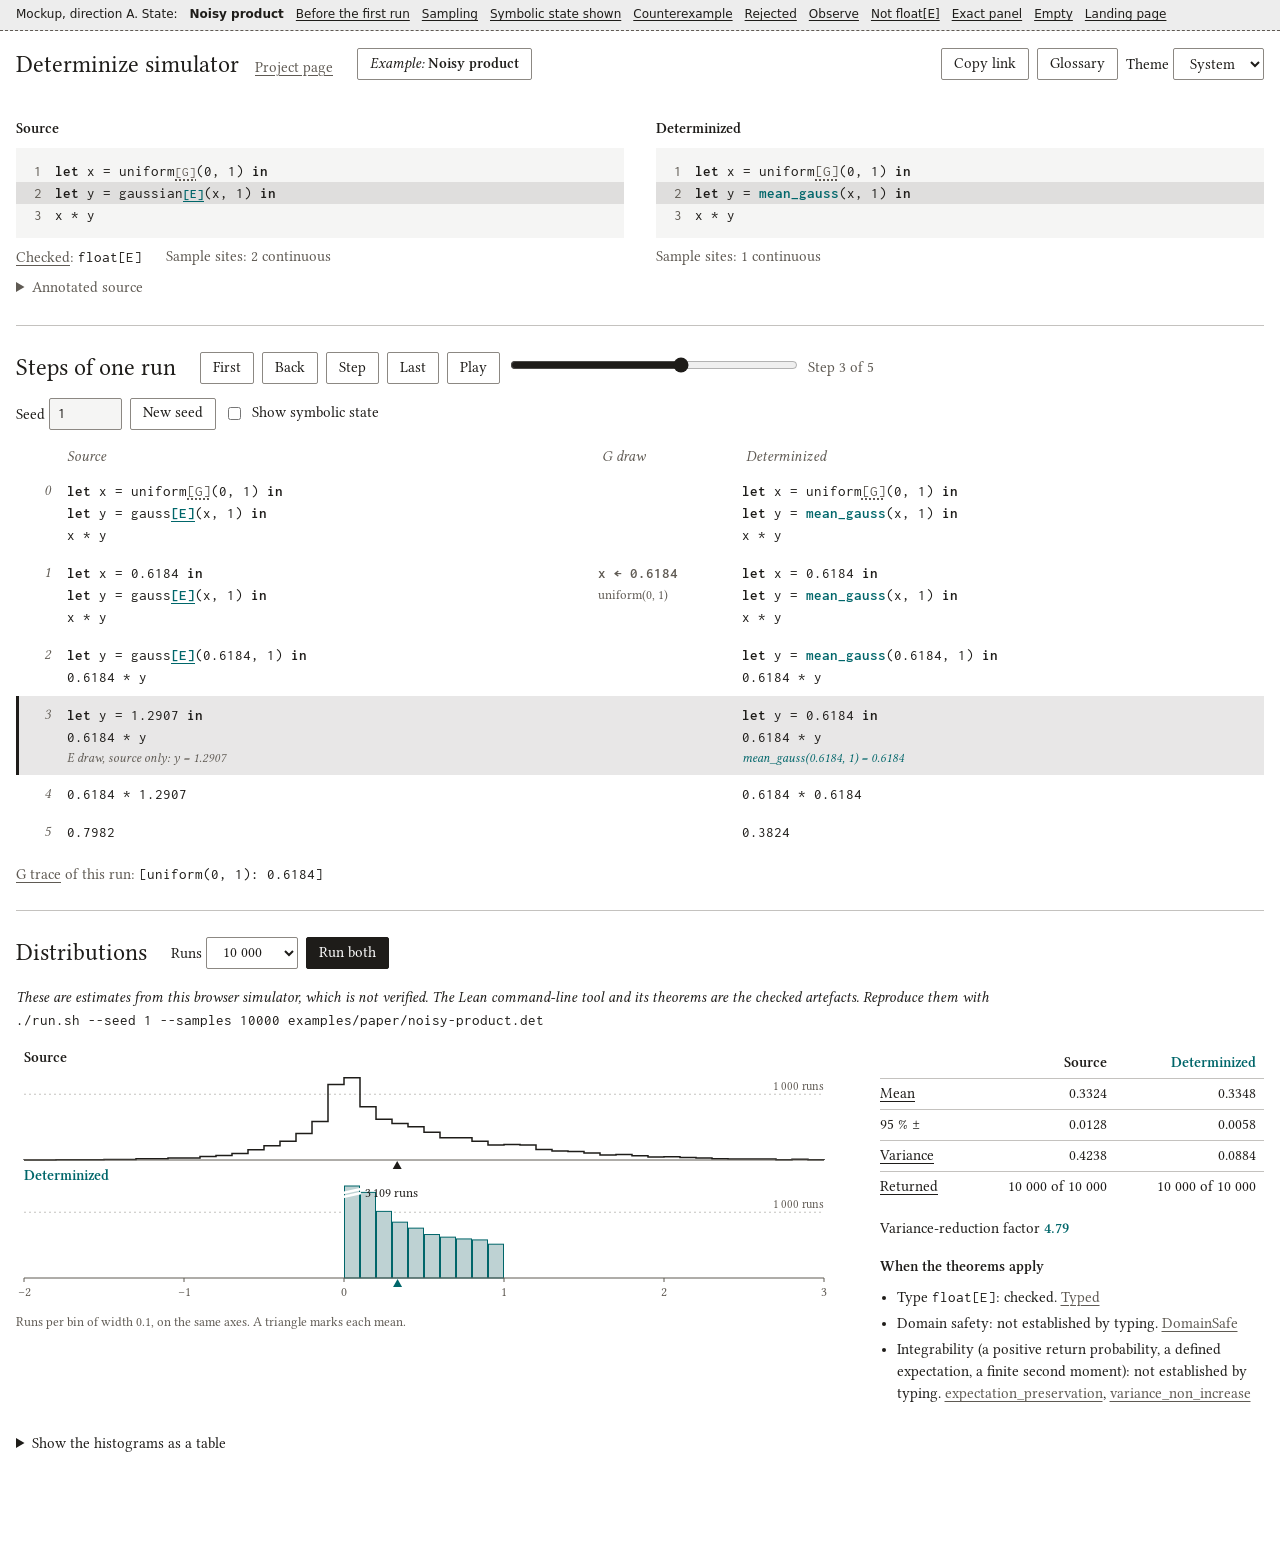
<file: a/sim.html>
<!doctype html>
<html lang="en">
<head>
<meta charset="utf-8">
<meta name="viewport" content="width=device-width, initial-scale=1, viewport-fit=cover">
<meta name="robots" content="noindex, nofollow">
<title>Determinize simulator</title>
<link rel="stylesheet" href="tokens.css">
<link rel="stylesheet" href="sim-base.css">
<link rel="stylesheet" href="sim.css">
</head>
<body>
<div id="app"><p style="padding:16px">Loading the simulator…</p></div>
<noscript><p style="padding:16px">The simulator needs JavaScript. The Lean command-line tool runs the same programs: <code>./run.sh &lt;file&gt;</code>.</p></noscript>
<script>window.MOCK_DIRECTION = "A";</script>
<script src="charts.js"></script>
<script src="chartdata.js"></script>
<script src="states.js"></script>
<script src="sim.js"></script>
</body>
</html>
</file>
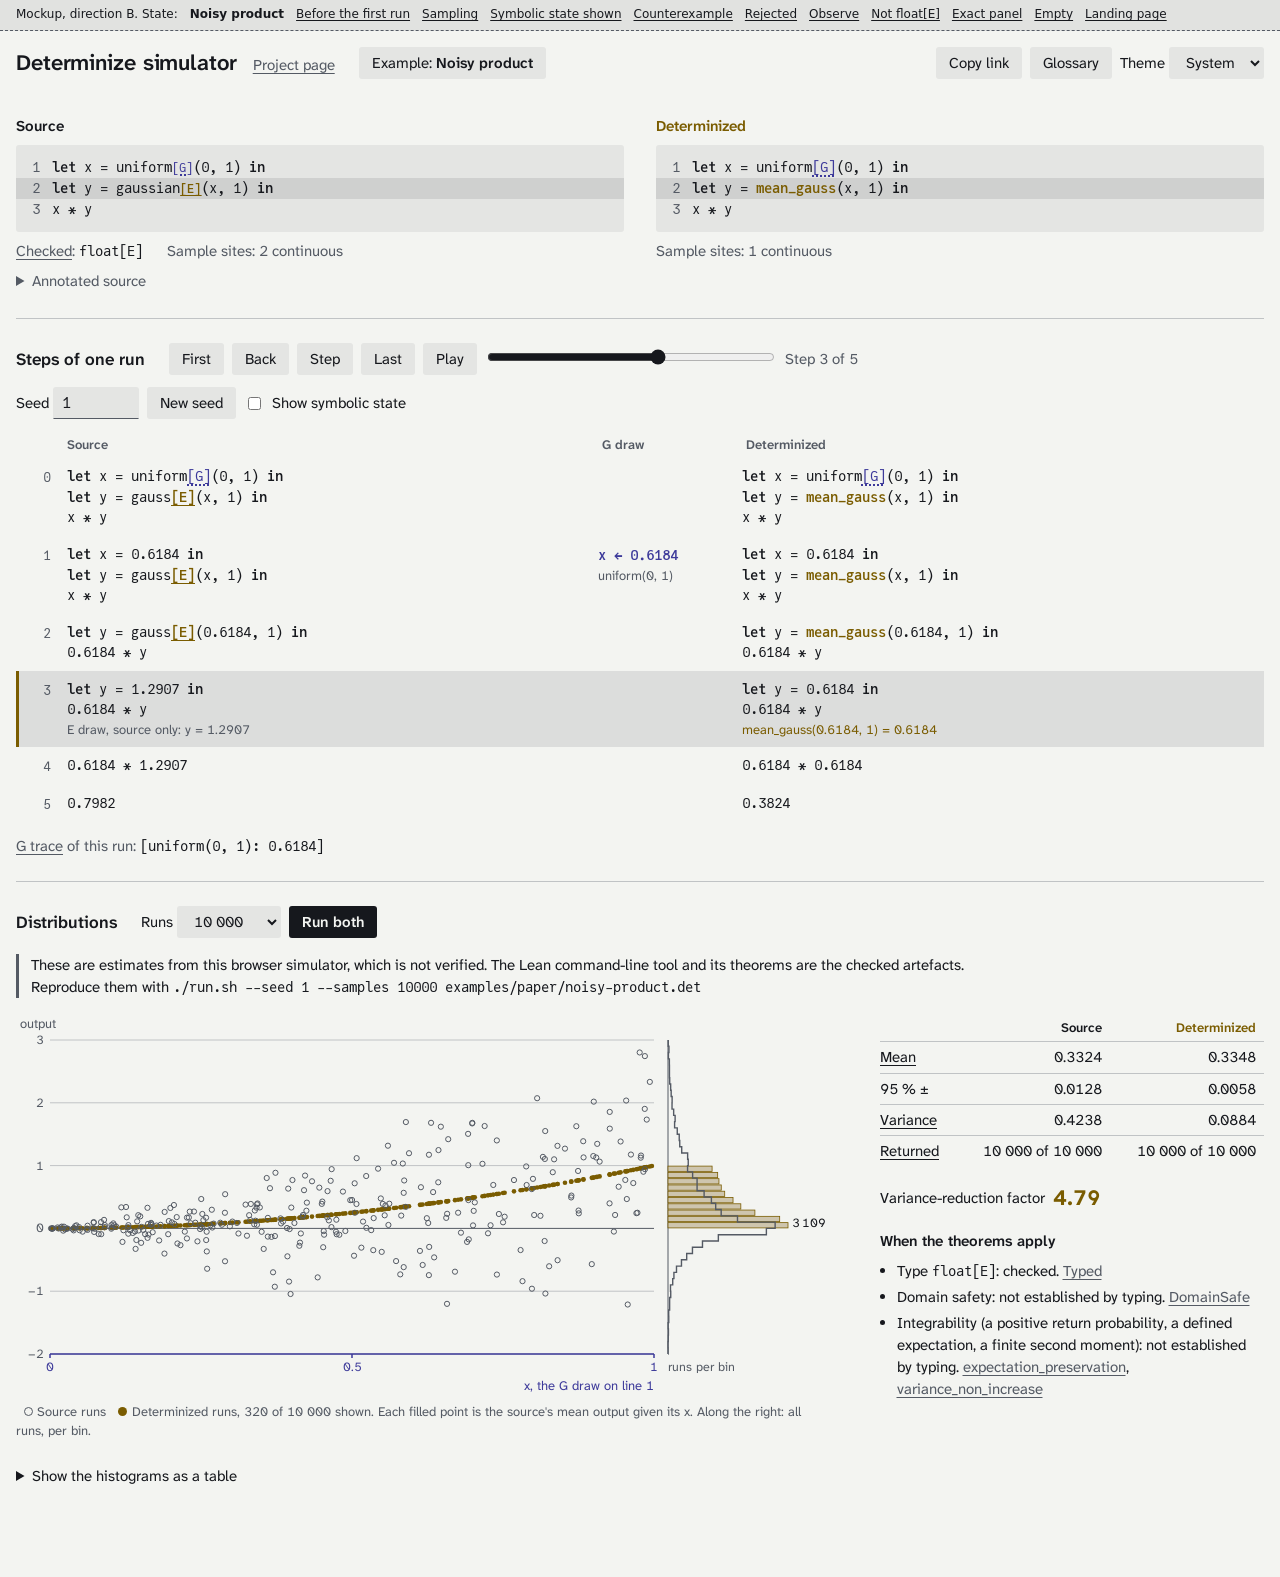
<file: b/sim.html>
<!doctype html>
<html lang="en">
<head>
<meta charset="utf-8">
<meta name="viewport" content="width=device-width, initial-scale=1, viewport-fit=cover">
<meta name="robots" content="noindex, nofollow">
<title>Determinize simulator</title>
<link rel="stylesheet" href="tokens.css">
<link rel="stylesheet" href="sim-base.css">
<link rel="stylesheet" href="sim.css">
</head>
<body>
<div id="app"><p style="padding:16px">Loading the simulator…</p></div>
<noscript><p style="padding:16px">The simulator needs JavaScript. The Lean command-line tool runs the same programs: <code>./run.sh &lt;file&gt;</code>.</p></noscript>
<script>window.MOCK_DIRECTION = "B";</script>
<script src="charts.js"></script>
<script src="chartdata.js"></script>
<script src="states.js"></script>
<script src="sim.js"></script>
</body>
</html>
</file>
<file: a/tokens.css>
/*
 * Design tokens of the determinize site and simulator; becomes site/tokens.css (SPEC W4).
 *
 * Both directions are defined until one is chosen: A under :root, B under
 * :root[data-direction="b"]. The chosen block then moves to :root and the other is deleted,
 * together with its @font-face rules.
 *
 * Colours are roles (BRIEF.md §2): --ground, --ink, --muted, --change (what determinization
 * changes: E sites, mean_ calls, the determinized output), --alert, and in B --given (G sites,
 * the G-draw axis). Everything else is mixed from them. light-dark() follows color-scheme, which
 * the simulator's theme select sets on :root.
 */

@font-face {
  font-family: "Libertinus Serif";
  src: url("fonts/libertinus-serif-400.woff2") format("woff2");
  font-weight: 400;
  font-style: normal;
  font-display: swap;
}
@font-face {
  font-family: "Libertinus Serif";
  src: url("fonts/libertinus-serif-400-italic.woff2") format("woff2");
  font-weight: 400;
  font-style: italic;
  font-display: swap;
}
@font-face {
  font-family: "Libertinus Serif";
  src: url("fonts/libertinus-serif-600.woff2") format("woff2");
  font-weight: 600;
  font-style: normal;
  font-display: swap;
}
@font-face {
  font-family: "Inconsolata";
  src: url("fonts/inconsolata-400.woff2") format("woff2");
  font-weight: 400;
  font-display: swap;
}
@font-face {
  font-family: "Inconsolata";
  src: url("fonts/inconsolata-600.woff2") format("woff2");
  font-weight: 600;
  font-display: swap;
}
@font-face {
  font-family: "Atkinson Hyperlegible Next";
  src: url("fonts/atkinson-next-var.woff2") format("woff2");
  font-weight: 200 800;
  font-display: swap;
}
@font-face {
  font-family: "JuliaMono";
  src: url("fonts/juliamono-400.woff2") format("woff2");
  font-weight: 400;
  font-display: swap;
}
@font-face {
  font-family: "JuliaMono";
  src: url("fonts/juliamono-600.woff2") format("woff2");
  font-weight: 600;
  font-display: swap;
}

/* Metric-matched fallbacks, so that swapping in the web fonts doesn't move the layout. */
@font-face {
  font-family: "Libertinus fallback";
  src: local("Georgia"), local("DejaVu Serif");
  size-adjust: 88%;
}
@font-face {
  font-family: "Atkinson fallback";
  src: local("Arial"), local("DejaVu Sans");
  size-adjust: 102%;
}

@layer tokens {
  :root {
    color-scheme: light dark;

    --space-1: 0.25rem;
    --space-2: 0.5rem;
    --space-3: 0.75rem;
    --space-4: 1rem;
    --space-5: 1.5rem;
    --space-6: 2rem;
    --space-7: 3rem;
    --space-8: 4rem;

    --control-height: 2rem;
    --target-min: 1.5rem;
    --radius-control: 2px;
    --step-fade: 160ms;
  }

  :root[data-theme="light"] {
    color-scheme: light;
  }
  :root[data-theme="dark"] {
    color-scheme: dark;
  }

  @media (prefers-reduced-motion: reduce) {
    :root {
      --step-fade: 0ms;
    }
  }

  /* A: the paper's figure. */
  :root {
    --ground: light-dark(#ffffff, #17191c);
    --ink: light-dark(#1e1c19, #ece8e1);
    --muted: light-dark(#5f5a53, #a39d93);
    --change: light-dark(#00666a, #5cc3bd);
    --alert: light-dark(#b3261e, #f28b82);

    --code-fill: color-mix(in oklab, var(--ink) 4%, var(--ground));
    --change-fill: color-mix(in oklab, var(--change) 28%, var(--ground));
    --highlight: color-mix(in oklab, var(--ink) 10%, transparent);
    --rule: color-mix(in oklab, var(--muted) 35%, var(--ground));

    --font-text: "Libertinus Serif", "Libertinus fallback", Georgia, serif;
    --font-code: "Inconsolata", ui-monospace, monospace;

    --size-small: 0.8125rem; /* 13 px: axis labels */
    --size-ui: 0.9375rem; /* 15 px: interface, captions, code */
    --size-code: 0.9375rem;
    --size-body: 1.125rem; /* 18 px: landing page text */
    --size-heading: 1.5rem; /* 24 px */
    --size-title: 2.5rem; /* 40 px */
    --leading-body: 1.56;
    --leading-ui: 1.47;
    --leading-code: 1.47;
    --weight-heading: 400;
    --weight-strong: 600;
    --measure: 36rem;
    --figure-width: 60rem;
  }

}
</file>
<file: a/site.css>
/* Direction A, the paper's figure: the landing page. */

/* The Artifact host's reset sets color-scheme outside any layer; restate it unlayered. */
:root {
  color-scheme: light dark;
}
:root[data-theme="light"] {
  color-scheme: light;
}
:root[data-theme="dark"] {
  color-scheme: dark;
}

*,
*::before,
*::after {
  box-sizing: border-box;
}
:root {
  background: var(--ground);
}
body {
  margin: 0;
  background: var(--ground);
  color: var(--ink);
  font-family: var(--font-text);
  font-size: var(--size-body);
  line-height: var(--leading-body);
  font-variant-numeric: lining-nums proportional-nums;
  -webkit-text-size-adjust: 100%;
}
a {
  color: inherit;
  text-decoration-thickness: 1px;
  text-underline-offset: 0.18em;
}
a:hover {
  text-decoration-thickness: 2px;
}
:focus-visible {
  outline: 2px solid var(--muted);
  outline-offset: 2px;
}
code,
pre {
  font-family: var(--font-code);
  font-size: var(--size-code);
}
var {
  font-style: italic;
}

.mockbar {
  display: flex;
  flex-wrap: wrap;
  gap: 0.25rem 0.75rem;
  padding: 0.4rem 16px;
  font: 12px/1.4 system-ui, sans-serif;
  background: color-mix(in oklab, var(--ink) 7%, var(--ground));
  border-bottom: 1px dashed var(--muted);
}
.mockbar a[aria-current] {
  font-weight: 700;
  text-decoration: none;
}

.page {
  display: grid;
  grid-template-columns:
    [full-start] minmax(16px, 1fr)
    [text-start] minmax(0, var(--measure))
    [text-end] minmax(16px, 1fr) [full-end];
  padding-block: var(--space-8) var(--space-7);
}
.page > * {
  grid-column: text;
  min-width: 0;
}

.masthead h1 {
  margin: 0 0 var(--space-4);
  font-size: var(--size-title);
  font-weight: 400;
  line-height: 1.1;
  letter-spacing: -0.005em;
}
.summary {
  margin: 0 0 var(--space-5);
  text-wrap: pretty;
}
.links {
  display: flex;
  flex-wrap: wrap;
  gap: var(--space-2) var(--space-6);
  margin: 0;
  padding: 0;
  list-style: none;
}
.links a {
  display: inline-block;
  padding-block: var(--space-1);
}

/* The figure breaks out of the text column, like a figure* in a two-column paper. */
.example {
  grid-column: full;
  justify-self: center;
  width: min(var(--figure-width), 100% - 32px);
  margin: var(--space-8) 0 var(--space-7);
}
.chart.narrow {
  display: none;
}
@media (max-width: 640px) {
  .chart.wide {
    display: none;
  }
  .chart.narrow {
    display: block;
  }
}
.listings {
  display: grid;
  grid-template-columns: repeat(auto-fit, minmax(min(100%, 22rem), 1fr));
  gap: var(--space-5) var(--space-6);
}
.listing {
  min-width: 0;
}
.listing-head {
  margin: 0 0 var(--space-2);
  font-size: var(--size-ui);
  font-weight: 600;
}
.code {
  margin: 0;
  padding: var(--space-3) var(--space-4);
  background: var(--code-fill);
  line-height: var(--leading-code);
  overflow-x: auto;
}
.code b {
  font-weight: 600;
}
.hint {
  font-size: 0.86em;
  user-select: none;
}
.mode-e {
  color: var(--change);
  font-weight: 600;
  text-decoration: underline solid 1px;
  text-underline-offset: 0.2em;
}
.mode-g {
  color: var(--muted);
  text-decoration: underline dotted 1.5px;
  text-underline-offset: 0.2em;
}
.mean-call {
  color: var(--change);
  font-weight: 600;
}
.chart-wrap {
  margin: var(--space-6) 0 var(--space-4);
}
.chart {
  display: block;
  width: 100%;
  height: auto;
  overflow: visible;
}
.chart text {
  font-family: var(--font-text);
  font-size: 13px;
  fill: var(--muted);
}
.chart .row-label {
  font-size: 15px;
  font-weight: 600;
  fill: var(--ink);
}
.chart .row-det {
  fill: var(--change);
}
.chart .outline {
  fill: none;
  stroke: var(--ink);
  stroke-width: 1.5;
}
.chart .filled {
  fill: var(--change-fill);
  stroke: var(--change);
  stroke-width: 1;
}
.chart .axis,
.chart .tick {
  stroke: var(--muted);
}
.chart .ref {
  stroke: var(--rule);
  stroke-dasharray: 2 3;
}
.chart .ref-label {
  font-size: 12px;
}
.chart .break {
  fill: none;
  stroke: var(--ground);
  stroke-width: 2.5;
}
.chart .clip-label {
  fill: var(--ink);
}
.chart .mean-mark {
  fill: var(--ink);
}
.chart .mean-det {
  fill: var(--change);
}
.values {
  border-collapse: collapse;
  font-size: var(--size-ui);
  font-variant-numeric: lining-nums tabular-nums;
  margin-bottom: var(--space-4);
}
.values th,
.values td {
  padding: var(--space-1) var(--space-4) var(--space-1) 0;
  text-align: left;
  font-weight: 400;
}
.values thead th {
  font-weight: 600;
}
.values .det,
.values tbody td:last-child {
  color: var(--change);
}
.values tbody tr {
  border-top: 1px solid var(--rule);
}
.example figcaption {
  max-width: var(--measure);
  font-size: var(--size-ui);
  line-height: var(--leading-ui);
}

.proved h2 {
  margin: 0 0 var(--space-3);
  font-size: var(--size-heading);
  font-weight: 400;
}
.proved p,
.proved ol {
  margin: 0 0 var(--space-4);
}
.proved ol {
  padding-left: 1.4em;
}
.proved li {
  margin-bottom: var(--space-2);
  padding-left: 0.2em;
}
.leanmark {
  width: 1.55em;
  height: 0.55em;
  margin-left: 0.12em;
  vertical-align: 0.55em;
  color: var(--muted);
}
a:hover .leanmark {
  color: var(--ink);
}
.leannote {
  font-size: var(--size-ui);
  color: var(--muted);
}
.leannote .leanmark {
  margin: 0 0.2em 0 0;
}
.honesty {
  margin: var(--space-5) 0 var(--space-7);
  font-style: italic;
}
.foot {
  padding-top: var(--space-4);
  border-top: 1px solid var(--rule);
  font-size: var(--size-ui);
  color: var(--muted);
}

@media (max-width: 600px) {
  .page {
    padding-top: var(--space-6);
  }
  .links {
    flex-direction: column;
    gap: 0;
  }
  .links a {
    padding-block: var(--space-2);
  }
  .example {
    margin-block: var(--space-6);
  }
}
</file>
<file: b/tokens.css>
/*
 * Design tokens of the determinize site and simulator; becomes site/tokens.css (SPEC W4).
 *
 * Both directions are defined until one is chosen: A under :root[data-direction="a"], B under
 * :root. The chosen block then moves to :root and the other is deleted,
 * together with its @font-face rules.
 *
 * Colours are roles (BRIEF.md §2): --ground, --ink, --muted, --change (what determinization
 * changes: E sites, mean_ calls, the determinized output), --alert, and in B --given (G sites,
 * the G-draw axis). Everything else is mixed from them. light-dark() follows color-scheme, which
 * the simulator's theme select sets on :root.
 */

@font-face {
  font-family: "Libertinus Serif";
  src: url("fonts/libertinus-serif-400.woff2") format("woff2");
  font-weight: 400;
  font-style: normal;
  font-display: swap;
}
@font-face {
  font-family: "Libertinus Serif";
  src: url("fonts/libertinus-serif-400-italic.woff2") format("woff2");
  font-weight: 400;
  font-style: italic;
  font-display: swap;
}
@font-face {
  font-family: "Libertinus Serif";
  src: url("fonts/libertinus-serif-600.woff2") format("woff2");
  font-weight: 600;
  font-style: normal;
  font-display: swap;
}
@font-face {
  font-family: "Inconsolata";
  src: url("fonts/inconsolata-400.woff2") format("woff2");
  font-weight: 400;
  font-display: swap;
}
@font-face {
  font-family: "Inconsolata";
  src: url("fonts/inconsolata-600.woff2") format("woff2");
  font-weight: 600;
  font-display: swap;
}
@font-face {
  font-family: "Atkinson Hyperlegible Next";
  src: url("fonts/atkinson-next-var.woff2") format("woff2");
  font-weight: 200 800;
  font-display: swap;
}
/* JuliaMono's licence reserves its name, so the subset is renamed (BRIEF.md §5). */
@font-face {
  font-family: "Determinize Mono";
  src: url("fonts/determinize-mono-400.woff2") format("woff2");
  font-weight: 400;
  font-display: swap;
}
@font-face {
  font-family: "Determinize Mono";
  src: url("fonts/determinize-mono-600.woff2") format("woff2");
  font-weight: 600;
  font-display: swap;
}

/* Metric-matched fallbacks, so that swapping in the web fonts doesn't move the layout. */
@font-face {
  font-family: "Libertinus fallback";
  src: local("Georgia"), local("DejaVu Serif");
  size-adjust: 88%;
}
@font-face {
  font-family: "Atkinson fallback";
  src: local("Arial"), local("DejaVu Sans");
  size-adjust: 102%;
}

@layer tokens {
  :root {
    color-scheme: light dark;

    --space-1: 0.25rem;
    --space-2: 0.5rem;
    --space-3: 0.75rem;
    --space-4: 1rem;
    --space-5: 1.5rem;
    --space-6: 2rem;
    --space-7: 3rem;
    --space-8: 4rem;

    --control-height: 2rem;
    --target-min: 1.5rem;
    --radius-control: 2px;
    --step-fade: 160ms;
  }

  :root[data-theme="light"] {
    color-scheme: light;
  }
  :root[data-theme="dark"] {
    color-scheme: dark;
  }

  @media (prefers-reduced-motion: reduce) {
    :root {
      --step-fade: 0ms;
    }
  }


  /* B: given the G draws. */
  :root {
    --ground: light-dark(#f3f4f1, #151619);
    --ink: light-dark(#16181d, #e8e9e4);
    --muted: light-dark(#545a64, #a3a8b0);
    --given: light-dark(#3d3a9a, #aaa7f7);
    --change: light-dark(#7a5c00, #ddb650);
    --alert: light-dark(#a4155c, #f290b8);

    --code-fill: color-mix(in oklab, var(--ink) 6%, var(--ground));
    --change-fill: color-mix(in oklab, var(--change) 30%, var(--ground));
    --highlight: color-mix(in oklab, var(--ink) 10%, transparent);
    --rule: color-mix(in oklab, var(--muted) 30%, var(--ground));

    --font-text: "Atkinson Hyperlegible Next", "Atkinson fallback", Arial, sans-serif;
    --font-code: "Determinize Mono", ui-monospace, monospace;

    --size-small: 0.8125rem; /* 13 px: axis labels, glossary */
    --size-ui: 0.9375rem; /* 15 px: interface */
    --size-code: 0.875rem; /* 14 px */
    --size-body: 1.0625rem; /* 17 px: landing page text */
    --size-heading: 1.375rem; /* 22 px */
    --size-title: 2.125rem; /* 34 px */
    --leading-body: 1.53;
    --leading-ui: 1.47;
    --leading-code: 1.5;
    --weight-heading: 600;
    --weight-strong: 600;
    --measure: 40rem;
    --figure-width: 64rem;
  }
}
</file>
<file: b/site.css>
/* Direction B, given the G draws: the landing page. Headings sit in a margin column. */

/* The Artifact host's reset sets color-scheme outside any layer; restate it unlayered. */
:root {
  color-scheme: light dark;
}
:root[data-theme="light"] {
  color-scheme: light;
}
:root[data-theme="dark"] {
  color-scheme: dark;
}

*,
*::before,
*::after {
  box-sizing: border-box;
}
:root {
  background: var(--ground);
}
body {
  margin: 0;
  background: var(--ground);
  color: var(--ink);
  font-family: var(--font-text);
  font-size: var(--size-body);
  line-height: var(--leading-body);
  font-variant-numeric: tabular-nums;
  -webkit-text-size-adjust: 100%;
}
a {
  color: inherit;
  text-decoration-thickness: 1px;
  text-underline-offset: 0.2em;
}
a:hover {
  text-decoration-thickness: 2px;
}
:focus-visible {
  outline: 2px solid var(--muted);
  outline-offset: 2px;
}
code,
pre {
  font-family: var(--font-code);
  font-size: var(--size-code);
}
var {
  font-style: normal;
  font-family: var(--font-code);
  font-size: 0.92em;
}
.sub {
  color: var(--muted);
  font-weight: 400;
}

.mockbar {
  display: flex;
  flex-wrap: wrap;
  gap: 0.25rem 0.75rem;
  padding: 0.4rem 16px;
  font: 12px/1.4 system-ui, sans-serif;
  background: color-mix(in oklab, var(--ink) 7%, var(--ground));
  border-bottom: 1px dashed var(--muted);
}
.mockbar a[aria-current] {
  font-weight: 700;
  text-decoration: none;
}

.page {
  max-width: 80rem;
  margin: 0 auto;
  padding: var(--space-7) 16px var(--space-6);
}
.row {
  display: grid;
  grid-template-columns: minmax(0, 1fr);
  gap: var(--space-3) var(--space-6);
  padding-block: var(--space-6);
}
.row + .row {
  border-top: 1px solid var(--rule);
}
.row > h1,
.row > h2 {
  margin: 0;
}
.body {
  min-width: 0;
  max-width: var(--measure);
}
.body.wide {
  max-width: none;
}
@media (min-width: 900px) {
  .row {
    grid-template-columns: 14rem minmax(0, 1fr);
  }
}

h1 {
  font-size: var(--size-title);
  font-weight: var(--weight-heading);
  line-height: 1.05;
  letter-spacing: -0.01em;
}
h2 {
  font-size: var(--size-heading);
  font-weight: var(--weight-heading);
  line-height: 1.2;
}
.masthead {
  padding-top: 0;
  align-items: baseline;
}
.summary {
  margin: 0 0 var(--space-4);
  text-wrap: pretty;
}
.links {
  display: flex;
  flex-wrap: wrap;
  gap: var(--space-2) var(--space-6);
  margin: 0;
  padding: 0;
  list-style: none;
  font-weight: 600;
}
.links a {
  display: inline-block;
  padding-block: var(--space-1);
}

.listings {
  display: grid;
  grid-template-columns: repeat(auto-fit, minmax(min(100%, 22rem), 1fr));
  gap: var(--space-4) var(--space-5);
  margin-bottom: var(--space-5);
}
.listings > * {
  min-width: 0;
}
.listing-head {
  margin: 0 0 var(--space-2);
  font-size: var(--size-ui);
  font-weight: 600;
}
.listing-head.det {
  color: var(--change);
}
.code {
  margin: 0;
  padding: var(--space-3) var(--space-4);
  background: var(--code-fill);
  border-radius: 3px;
  line-height: var(--leading-code);
  overflow-x: auto;
}
.code b {
  font-weight: 600;
}
.hint {
  font-size: 0.86em;
  user-select: none;
}
.mode-e {
  color: var(--change);
  font-weight: 600;
  text-decoration: underline solid 1px;
  text-underline-offset: 0.2em;
}
.mode-g {
  color: var(--given);
  text-decoration: underline dotted 1.5px;
  text-underline-offset: 0.2em;
}
.mean-call {
  color: var(--change);
  font-weight: 600;
}

.plot {
  margin: 0;
  display: grid;
  gap: var(--space-4) var(--space-6);
  grid-template-columns: minmax(0, 1fr);
}
@media (min-width: 1100px) {
  .plot {
    grid-template-columns: minmax(0, 1fr) 20rem;
  }
  .plot-chart {
    grid-row: span 2;
  }
}
.chart {
  display: block;
  width: 100%;
  height: auto;
  overflow: visible;
}
.chart.narrow {
  display: none;
}
@media (max-width: 640px) {
  .chart.wide {
    display: none;
  }
  .chart.narrow {
    display: block;
  }
}
.chart text {
  font-family: var(--font-text);
  font-size: 12.5px;
  fill: var(--muted);
}
.chart .given {
  fill: var(--given);
}
.chart .axis-title {
  font-size: 13px;
}
.chart .grid {
  stroke: var(--rule);
}
.chart .zero,
.chart .axis {
  stroke: var(--muted);
}
.chart .axis-given,
.chart .tick-given {
  stroke: var(--given);
  stroke-width: 1.5;
}
.chart .pt-source {
  fill: none;
  stroke: var(--muted);
  stroke-width: 1;
}
.chart .pt-det {
  fill: var(--change);
}
.chart .filled {
  fill: var(--change-fill);
  stroke: var(--change);
  stroke-width: 0.8;
}
.chart .outline-src {
  fill: none;
  stroke: var(--muted);
  stroke-width: 1.4;
}
.chart .clip-label {
  fill: var(--ink);
}
.plot figcaption p {
  margin: 0 0 var(--space-3);
  font-size: var(--size-ui);
  line-height: var(--leading-ui);
}
.key {
  display: inline-block;
  width: 9px;
  height: 9px;
  border-radius: 50%;
  margin-right: 0.4em;
  vertical-align: 0.05em;
}
.key-source {
  border: 1.5px solid var(--muted);
}
.key-det {
  background: var(--change);
}
.values {
  border-collapse: collapse;
  font-size: var(--size-ui);
  align-self: start;
  width: 100%;
}
.values th,
.values td {
  padding: var(--space-1) var(--space-3) var(--space-1) 0;
  text-align: right;
  font-weight: 400;
}
.values th[scope="row"] {
  text-align: left;
}
.values thead th {
  font-weight: 600;
}
.values .det,
.values tbody td:last-child {
  color: var(--change);
}
.values tbody tr {
  border-top: 1px solid var(--rule);
}

.proved p {
  margin: 0 0 var(--space-4);
}
.theorems {
  margin: 0 0 var(--space-5);
  padding-left: 1.4em;
}
.theorems li {
  margin-bottom: var(--space-5);
}
.theorems li p {
  margin: 0 0 var(--space-2);
}
.lean {
  margin: 0 0 var(--space-1);
  padding: var(--space-2) var(--space-3);
  background: var(--code-fill);
  border-radius: 3px;
  overflow-x: auto;
  font-size: 0.8125rem;
  line-height: 1.55;
}
@media (min-width: 1100px) {
  .lean {
    margin-right: -10rem;
  }
}
.decl {
  font-family: var(--font-code);
  font-size: 0.8125rem;
  color: var(--muted);
}
.decl:hover {
  color: var(--ink);
}
p .decl {
  font-size: 0.85em;
}
.honesty {
  padding-left: var(--space-3);
  border-left: 3px solid var(--muted);
}
.foot p {
  margin: 0;
  font-size: var(--size-ui);
  color: var(--muted);
}
@media (min-width: 900px) {
  .foot p {
    grid-column: 2;
  }
}

@media (max-width: 600px) {
  .links {
    flex-direction: column;
    gap: 0;
  }
  .links a {
    padding-block: var(--space-2);
  }
}
</file>
<file: a/sim-base.css>
/* Structure of the simulator mockup, shared by both directions; each direction's sim.css sets
   the look. Layout switches through container queries on each band (SPEC W5). */

/* The Artifact host's reset sets color-scheme outside any layer; restate it unlayered. */
:root {
  color-scheme: light dark;
}
:root[data-theme="light"] {
  color-scheme: light;
}
:root[data-theme="dark"] {
  color-scheme: dark;
}

*,
*::before,
*::after {
  box-sizing: border-box;
}
html {
  -webkit-text-size-adjust: 100%;
}
body {
  margin: 0;
  background: var(--ground);
  color: var(--ink);
  font-family: var(--font-text);
  font-size: var(--size-ui);
  line-height: var(--leading-ui);
  font-variant-numeric: lining-nums tabular-nums;
}
a {
  color: inherit;
  text-decoration-thickness: 1px;
  text-underline-offset: 0.18em;
}
code,
.code,
.state,
.cmd {
  font-family: var(--font-code);
  font-size: var(--size-code);
}
:focus-visible {
  outline: 2px solid var(--muted);
  outline-offset: 2px;
}
.vh {
  position: absolute;
  width: 1px;
  height: 1px;
  overflow: hidden;
  clip-path: inset(50%);
  white-space: nowrap;
}

/* Mockup chrome: not part of the design. */
.mockbar {
  display: flex;
  flex-wrap: wrap;
  gap: 0.25rem 0.75rem;
  padding: 0.4rem 16px;
  font: 12px/1.4 system-ui, sans-serif;
  background: color-mix(in oklab, var(--ink) 7%, var(--ground));
  border-bottom: 1px dashed var(--muted);
}
.mockbar a {
  color: var(--ink);
}
.mockbar a[aria-current] {
  font-weight: 700;
  text-decoration: none;
}

.sim-header {
  display: flex;
  flex-wrap: wrap;
  align-items: center;
  gap: var(--space-3) var(--space-5);
  max-width: 90rem;
  margin: 0 auto;
  padding: var(--space-4) 16px var(--space-3);
}
.title-group {
  display: flex;
  align-items: baseline;
  gap: var(--space-4);
}
.sim-header h1 {
  margin: 0;
  font-size: var(--size-body);
}
.sim-tools {
  display: flex;
  flex-wrap: wrap;
  align-items: center;
  gap: var(--space-2);
  margin-left: auto;
}
button,
select,
input {
  font: inherit;
  color: inherit;
}
button,
select {
  min-height: var(--control-height);
  padding: 0 var(--space-3);
  cursor: pointer;
}
input[type="text"] {
  min-height: var(--control-height);
  padding: 0 var(--space-2);
}
button:disabled {
  opacity: 0.45;
  cursor: not-allowed;
}
.gallery,
.glossary {
  max-width: 90rem;
  margin: 0 auto var(--space-4);
  padding: 0 16px;
}
.gallery ol {
  margin: 0;
  padding-left: 1.6em;
  columns: 2 26rem;
  column-gap: var(--space-7);
}
.gallery li {
  break-inside: avoid;
  padding: var(--space-2) 0;
}
.glossary dl {
  display: grid;
  grid-template-columns: repeat(auto-fill, minmax(18rem, 1fr));
  gap: var(--space-3) var(--space-6);
  margin: 0;
}
.glossary dt {
  font-weight: var(--weight-strong);
}
.glossary dd {
  margin: 0;
}

main.sim {
  container-type: inline-size;
  max-width: 90rem;
  margin: 0 auto;
  padding: 0 16px var(--space-8);
}
.band {
  padding-block: var(--space-5);
}
.band + .band {
  border-top: 1px solid var(--rule);
}
.band-head {
  display: flex;
  flex-wrap: wrap;
  align-items: center;
  gap: var(--space-3) var(--space-5);
  margin-bottom: var(--space-4);
}
.band-title {
  margin: 0;
  font-size: var(--size-body);
}
.band-empty,
.pane-empty {
  color: var(--muted);
  margin: var(--space-3) 0;
}
.intro {
  display: flex;
  gap: var(--space-4);
  align-items: flex-start;
  max-width: 62rem;
  padding-block: var(--space-3);
}
.intro p {
  margin: 0;
}

/* Programs */
.programs {
  display: grid;
  gap: var(--space-5) var(--space-6);
  grid-template-columns: minmax(0, 1fr);
}
.pane {
  min-width: 0;
}
.pane-title {
  margin: 0 0 var(--space-2);
  font-size: var(--size-ui);
}
.code {
  display: block;
  padding: var(--space-3) 0;
  overflow-x: auto;
  line-height: var(--leading-code);
  white-space: pre;
}
.cl {
  display: flex;
  min-width: max-content;
  padding-right: var(--space-4);
}
.cl.linked {
  background: var(--highlight);
}
.ln {
  flex: none;
  width: 2.6em;
  padding-right: 0.9em;
  text-align: right;
  color: var(--muted);
  user-select: none;
}
.placeholder {
  color: var(--muted);
  font-style: italic;
}
.hint {
  user-select: none;
  font-size: 0.86em;
}
.mode-e {
  color: var(--change);
  text-decoration: underline solid 1px;
  text-underline-offset: 0.2em;
}
.mode-g {
  text-decoration: underline dotted 1.5px;
  text-underline-offset: 0.2em;
}
.mean-call {
  color: var(--change);
}
.pane-foot {
  display: flex;
  flex-wrap: wrap;
  gap: var(--space-1) var(--space-5);
  margin: var(--space-2) 0 0;
  color: var(--muted);
}
.pane-foot code {
  color: var(--ink);
}
.annotated {
  margin-top: var(--space-2);
}
.annotated summary {
  cursor: pointer;
  color: var(--muted);
  min-height: 1.5rem;
}
.alert {
  margin: var(--space-3) 0;
  padding: var(--space-1) 0 var(--space-1) var(--space-3);
  border-left: 3px solid var(--alert);
}
.alert p {
  margin: 0;
}
.alert strong {
  color: var(--alert);
}
.diag-span .lc,
.diag-span {
  text-decoration: underline wavy var(--alert) 1px;
  text-underline-offset: 0.25em;
}
@container (min-width: 720px) {
  .programs {
    grid-template-columns: repeat(2, minmax(0, 1fr));
  }
}

/* Steps */
.step-controls,
.run-controls {
  display: flex;
  flex-wrap: wrap;
  align-items: center;
  gap: var(--space-2);
}
input[type="range"],
input[type="checkbox"],
input[type="radio"],
progress {
  accent-color: var(--ink);
}
.scrub input {
  width: min(18rem, 60vw);
  min-height: 1.5rem;
}
.step-of {
  color: var(--muted);
  min-width: 6.5em;
}
.check {
  display: inline-flex;
  gap: var(--space-2);
  align-items: center;
  min-height: 1.5rem;
}
.sym-note {
  color: var(--muted);
  max-width: 62rem;
  margin: 0 0 var(--space-3);
}
.step-head {
  display: none;
}
.step-list {
  list-style: none;
  margin: 0;
  padding: 0;
}
.step {
  display: grid;
  grid-template-columns: 2rem minmax(0, 1fr);
  gap: var(--space-1) var(--space-3);
  padding: var(--space-2) var(--space-2) var(--space-2) 0;
  border-left: 3px solid transparent;
  transition: background-color var(--step-fade);
}
.step > .cell {
  grid-column: 2;
}
.step-n {
  grid-row: 1 / span 4;
  text-align: right;
  color: var(--muted);
}
.step[aria-current="step"] {
  background: var(--highlight);
  border-left-color: var(--ink);
}
.cell {
  min-width: 0;
}
.cell-draw:empty {
  display: none;
}
.cell-label {
  display: block;
  color: var(--muted);
}
.state {
  display: inline-block;
  vertical-align: top;
  white-space: pre;
  overflow-x: auto;
  max-width: 100%;
}
.sl {
  display: block;
}
.step-note {
  display: block;
  color: var(--muted);
  font-size: var(--size-small);
}
.step-note.n-mean {
  color: var(--change);
}
.draw code {
  color: var(--given, var(--ink));
}
.draw-d {
  display: block;
  color: var(--muted);
  font-size: var(--size-small);
}
.gtrace {
  margin: var(--space-3) 0 0;
  color: var(--muted);
}
.gtrace code {
  color: var(--ink);
}
@container (min-width: 720px) {
  .step-head,
  .step {
    display: grid;
    grid-template-columns: 2rem minmax(0, 1fr) 8rem minmax(0, 1fr);
    gap: var(--space-4);
  }
  .step-head {
    padding: 0 0 var(--space-1);
    color: var(--muted);
    border-left: 3px solid transparent;
  }
  .step > .cell {
    grid-column: auto;
  }
  .step-n {
    grid-row: auto;
  }
  .cell-label {
    display: none;
  }
  .cell-draw:empty {
    display: block;
  }
}
@container (min-width: 1200px) {
  .with-sym .step-head,
  .with-sym .step {
    grid-template-columns: 2rem minmax(0, 1fr) 8rem minmax(0, 1fr) minmax(0, 1fr);
  }
}
@container (min-width: 720px) and (max-width: 1199px) {
  .with-sym .cell-sym {
    grid-column: 2 / -1;
  }
  .with-sym .cell-sym .cell-label {
    display: block;
  }
  .with-sym .step-head span:nth-child(4) {
    display: none;
  }
}

/* Distributions */
.honesty {
  max-width: 62rem;
  margin: 0 0 var(--space-4);
}
.cmd {
  overflow-wrap: anywhere;
}
.progress {
  display: flex;
  flex-wrap: wrap;
  align-items: center;
  gap: var(--space-3);
  margin-bottom: var(--space-3);
}
.progress progress {
  width: min(20rem, 50vw);
}
.dist-grid {
  display: grid;
  gap: var(--space-5) var(--space-7);
  grid-template-columns: minmax(0, 1fr);
}
@container (min-width: 1100px) {
  .dist-grid {
    grid-template-columns: minmax(0, 1fr) 24rem;
    align-items: start;
  }
}
.chart-fig {
  margin: 0;
  min-width: 0;
}
.chart {
  display: block;
  max-width: 100%;
  height: auto;
  overflow: visible;
}
.chart-fig figcaption {
  color: var(--muted);
  font-size: var(--size-small);
  margin-top: var(--space-2);
}
table.stats {
  border-collapse: collapse;
  width: 100%;
}
table.stats th,
table.stats td {
  text-align: right;
  padding: var(--space-1) var(--space-2);
  vertical-align: top;
}
table.stats th[scope="row"] {
  text-align: left;
  font-weight: inherit;
  padding-left: 0;
}
table.stats thead th {
  font-weight: var(--weight-strong);
}
table.stats tbody tr {
  border-top: 1px solid var(--rule);
}
.sub {
  color: var(--muted);
  font-size: var(--size-small);
}
.factor {
  margin: var(--space-4) 0;
}
.premises h3,
.exact h3 {
  font-size: var(--size-ui);
  margin: var(--space-4) 0 var(--space-2);
}
.premises ul {
  margin: 0;
  padding-left: 1.1em;
}
.premises li {
  margin-bottom: var(--space-1);
}
.premises a {
  color: var(--muted);
}
.exact {
  margin-top: var(--space-6);
}
.exact-sub {
  color: var(--muted);
  margin: 0 0 var(--space-3);
  max-width: 62rem;
}
.exact-grid,
.list-out {
  display: grid;
  gap: var(--space-4) var(--space-6);
  grid-template-columns: minmax(0, 1fr);
}
@container (min-width: 720px) {
  .exact-grid,
  .list-out {
    grid-template-columns: repeat(2, minmax(0, 1fr));
  }
}
.exact h4,
.list-out h3 {
  margin: 0 0 var(--space-1);
  font-size: var(--size-ui);
}
.block {
  display: block;
  white-space: pre-wrap;
  overflow-wrap: anywhere;
}
.as-table {
  margin-top: var(--space-5);
}
.as-table summary {
  cursor: pointer;
  min-height: 1.5rem;
}
.predict fieldset {
  border: 0;
  padding: 0;
  margin: 0 0 var(--space-3);
  display: flex;
  flex-wrap: wrap;
  gap: var(--space-2) var(--space-4);
}
.predict legend {
  padding: 0;
  margin-bottom: var(--space-1);
  width: 100%;
}
.predict label {
  display: inline-flex;
  gap: var(--space-2);
  align-items: center;
  min-height: 1.5rem;
}

@media (max-width: 600px) {
  .sim-tools {
    margin-left: 0;
  }
}
</file>
<file: a/sim.css>
/* Direction A, the paper's figure: the simulator's look. */

.sim-header h1 {
  font-weight: 400;
  font-size: var(--size-heading);
}
.home {
  color: var(--muted);
}
button,
select {
  background: var(--ground);
  border: 1px solid color-mix(in oklab, var(--muted) 70%, var(--ground));
  border-radius: var(--radius-control);
}
button:hover,
select:hover {
  border-color: var(--ink);
}
button.primary {
  background: var(--ink);
  color: var(--ground);
  border-color: var(--ink);
}
button.quiet {
  border-color: transparent;
  color: var(--muted);
  text-decoration: underline;
}
input[type="text"] {
  background: var(--code-fill);
  border: 1px solid color-mix(in oklab, var(--muted) 70%, var(--ground));
  border-radius: var(--radius-control);
  font-family: var(--font-code);
}
.example-button {
  font-style: italic;
}
.example-button .eb-title {
  font-style: normal;
  font-weight: 600;
}
.gallery,
.glossary {
  padding-block: var(--space-3);
}
.gallery li a {
  font-weight: 600;
}
.gallery li[aria-current] a {
  text-decoration: none;
}
.gallery li[aria-current]::marker {
  color: var(--change);
}
.g-o {
  font-style: italic;
  color: var(--muted);
}
.g-note {
  color: var(--muted);
  font-style: italic;
}
.intro {
  font-size: var(--size-body);
  line-height: var(--leading-body);
}

/* The listings sit on a light fill with no frame, like the paper's on its page. */
.code {
  background: var(--code-fill);
}
.kw {
  font-weight: 600;
}
.num {
  color: inherit;
}
.pane-title {
  font-weight: 600;
}
.t-source::after {
  content: "";
}
.mode-g {
  color: var(--muted);
}
.mode-e,
.mean-call {
  font-weight: 600;
}
.hint {
  font-weight: 400;
}
.hint.mode-e {
  font-weight: 600;
}
.pane-det.counter {
  border: 1px solid var(--alert);
  padding: var(--space-3);
  margin: calc(-1 * var(--space-3) - 1px);
}
.pane-det.counter .pane-title {
  color: var(--alert);
}
.alert strong {
  font-weight: 600;
}
.band-title {
  font-weight: 400;
  font-size: var(--size-heading);
}
.step-n {
  font-style: italic;
}
.step-head {
  font-style: italic;
}
.cell-label {
  font-style: italic;
}
.step-note {
  font-style: italic;
  font-family: var(--font-text);
}
.draw code {
  color: var(--muted);
  font-weight: 600;
}
.honesty {
  font-style: italic;
}
.honesty .cmd {
  font-style: normal;
}
table.stats thead th.t-det {
  color: var(--change);
}
.factor strong {
  font-weight: 600;
  color: var(--change);
}
.premises h3,
.exact h3 {
  font-weight: 600;
}
.frac {
  font-weight: 600;
}

/* Charts: the paper's grey and teal; the source as an outline, the determinized program filled. */
.chart text {
  font-family: var(--font-text);
  font-size: 13px;
  fill: var(--muted);
}
.chart .row-label {
  font-size: 15px;
  font-weight: 600;
  fill: var(--ink);
}
.chart .row-det {
  fill: var(--change);
}
.chart .outline {
  fill: none;
  stroke: var(--ink);
  stroke-width: 1.5;
  stroke-linejoin: miter;
}
.chart .filled {
  fill: var(--change-fill);
  stroke: var(--change);
  stroke-width: 1;
}
.chart .axis,
.chart .tick {
  stroke: var(--muted);
  stroke-width: 1;
}
.chart .ref {
  stroke: var(--rule);
  stroke-dasharray: 2 3;
}
.chart .ref-label {
  font-size: 12px;
}
.chart .break {
  fill: none;
  stroke: var(--ground);
  stroke-width: 2.5;
}
.chart .clip-label {
  fill: var(--ink);
}
.chart .mean-mark {
  fill: var(--ink);
}
.chart .mean-det {
  fill: var(--change);
}
.chart .mean-label {
  font-style: italic;
}
</file>
<file: b/sim-base.css>
/* Structure of the simulator mockup, shared by both directions; each direction's sim.css sets
   the look. Layout switches through container queries on each band (SPEC W5). */

/* The Artifact host's reset sets color-scheme outside any layer; restate it unlayered. */
:root {
  color-scheme: light dark;
}
:root[data-theme="light"] {
  color-scheme: light;
}
:root[data-theme="dark"] {
  color-scheme: dark;
}

*,
*::before,
*::after {
  box-sizing: border-box;
}
html {
  -webkit-text-size-adjust: 100%;
}
body {
  margin: 0;
  background: var(--ground);
  color: var(--ink);
  font-family: var(--font-text);
  font-size: var(--size-ui);
  line-height: var(--leading-ui);
  font-variant-numeric: lining-nums tabular-nums;
}
a {
  color: inherit;
  text-decoration-thickness: 1px;
  text-underline-offset: 0.18em;
}
code,
.code,
.state,
.cmd {
  font-family: var(--font-code);
  font-size: var(--size-code);
}
:focus-visible {
  outline: 2px solid var(--muted);
  outline-offset: 2px;
}
.vh {
  position: absolute;
  width: 1px;
  height: 1px;
  overflow: hidden;
  clip-path: inset(50%);
  white-space: nowrap;
}

/* Mockup chrome: not part of the design. */
.mockbar {
  display: flex;
  flex-wrap: wrap;
  gap: 0.25rem 0.75rem;
  padding: 0.4rem 16px;
  font: 12px/1.4 system-ui, sans-serif;
  background: color-mix(in oklab, var(--ink) 7%, var(--ground));
  border-bottom: 1px dashed var(--muted);
}
.mockbar a {
  color: var(--ink);
}
.mockbar a[aria-current] {
  font-weight: 700;
  text-decoration: none;
}

.sim-header {
  display: flex;
  flex-wrap: wrap;
  align-items: center;
  gap: var(--space-3) var(--space-5);
  max-width: 90rem;
  margin: 0 auto;
  padding: var(--space-4) 16px var(--space-3);
}
.title-group {
  display: flex;
  align-items: baseline;
  gap: var(--space-4);
}
.sim-header h1 {
  margin: 0;
  font-size: var(--size-body);
}
.sim-tools {
  display: flex;
  flex-wrap: wrap;
  align-items: center;
  gap: var(--space-2);
  margin-left: auto;
}
button,
select,
input {
  font: inherit;
  color: inherit;
}
button,
select {
  min-height: var(--control-height);
  padding: 0 var(--space-3);
  cursor: pointer;
}
input[type="text"] {
  min-height: var(--control-height);
  padding: 0 var(--space-2);
}
button:disabled {
  opacity: 0.45;
  cursor: not-allowed;
}
.gallery,
.glossary {
  max-width: 90rem;
  margin: 0 auto var(--space-4);
  padding: 0 16px;
}
.gallery ol {
  margin: 0;
  padding-left: 1.6em;
  columns: 2 26rem;
  column-gap: var(--space-7);
}
.gallery li {
  break-inside: avoid;
  padding: var(--space-2) 0;
}
.glossary dl {
  display: grid;
  grid-template-columns: repeat(auto-fill, minmax(18rem, 1fr));
  gap: var(--space-3) var(--space-6);
  margin: 0;
}
.glossary dt {
  font-weight: var(--weight-strong);
}
.glossary dd {
  margin: 0;
}

main.sim {
  container-type: inline-size;
  max-width: 90rem;
  margin: 0 auto;
  padding: 0 16px var(--space-8);
}
.band {
  padding-block: var(--space-5);
}
.band + .band {
  border-top: 1px solid var(--rule);
}
.band-head {
  display: flex;
  flex-wrap: wrap;
  align-items: center;
  gap: var(--space-3) var(--space-5);
  margin-bottom: var(--space-4);
}
.band-title {
  margin: 0;
  font-size: var(--size-body);
}
.band-empty,
.pane-empty {
  color: var(--muted);
  margin: var(--space-3) 0;
}
.intro {
  display: flex;
  gap: var(--space-4);
  align-items: flex-start;
  max-width: 62rem;
  padding-block: var(--space-3);
}
.intro p {
  margin: 0;
}

/* Programs */
.programs {
  display: grid;
  gap: var(--space-5) var(--space-6);
  grid-template-columns: minmax(0, 1fr);
}
.pane {
  min-width: 0;
}
.pane-title {
  margin: 0 0 var(--space-2);
  font-size: var(--size-ui);
}
.code {
  display: block;
  padding: var(--space-3) 0;
  overflow-x: auto;
  line-height: var(--leading-code);
  white-space: pre;
}
.cl {
  display: flex;
  min-width: max-content;
  padding-right: var(--space-4);
}
.cl.linked {
  background: var(--highlight);
}
.ln {
  flex: none;
  width: 2.6em;
  padding-right: 0.9em;
  text-align: right;
  color: var(--muted);
  user-select: none;
}
.placeholder {
  color: var(--muted);
  font-style: italic;
}
.hint {
  user-select: none;
  font-size: 0.86em;
}
.mode-e {
  color: var(--change);
  text-decoration: underline solid 1px;
  text-underline-offset: 0.2em;
}
.mode-g {
  text-decoration: underline dotted 1.5px;
  text-underline-offset: 0.2em;
}
.mean-call {
  color: var(--change);
}
.pane-foot {
  display: flex;
  flex-wrap: wrap;
  gap: var(--space-1) var(--space-5);
  margin: var(--space-2) 0 0;
  color: var(--muted);
}
.pane-foot code {
  color: var(--ink);
}
.annotated {
  margin-top: var(--space-2);
}
.annotated summary {
  cursor: pointer;
  color: var(--muted);
  min-height: 1.5rem;
}
.alert {
  margin: var(--space-3) 0;
  padding: var(--space-1) 0 var(--space-1) var(--space-3);
  border-left: 3px solid var(--alert);
}
.alert p {
  margin: 0;
}
.alert strong {
  color: var(--alert);
}
.diag-span .lc,
.diag-span {
  text-decoration: underline wavy var(--alert) 1px;
  text-underline-offset: 0.25em;
}
@container (min-width: 720px) {
  .programs {
    grid-template-columns: repeat(2, minmax(0, 1fr));
  }
}

/* Steps */
.step-controls,
.run-controls {
  display: flex;
  flex-wrap: wrap;
  align-items: center;
  gap: var(--space-2);
}
input[type="range"],
input[type="checkbox"],
input[type="radio"],
progress {
  accent-color: var(--ink);
}
.scrub input {
  width: min(18rem, 60vw);
  min-height: 1.5rem;
}
.step-of {
  color: var(--muted);
  min-width: 6.5em;
}
.check {
  display: inline-flex;
  gap: var(--space-2);
  align-items: center;
  min-height: 1.5rem;
}
.sym-note {
  color: var(--muted);
  max-width: 62rem;
  margin: 0 0 var(--space-3);
}
.step-head {
  display: none;
}
.step-list {
  list-style: none;
  margin: 0;
  padding: 0;
}
.step {
  display: grid;
  grid-template-columns: 2rem minmax(0, 1fr);
  gap: var(--space-1) var(--space-3);
  padding: var(--space-2) var(--space-2) var(--space-2) 0;
  border-left: 3px solid transparent;
  transition: background-color var(--step-fade);
}
.step > .cell {
  grid-column: 2;
}
.step-n {
  grid-row: 1 / span 4;
  text-align: right;
  color: var(--muted);
}
.step[aria-current="step"] {
  background: var(--highlight);
  border-left-color: var(--ink);
}
.cell {
  min-width: 0;
}
.cell-draw:empty {
  display: none;
}
.cell-label {
  display: block;
  color: var(--muted);
}
.state {
  display: inline-block;
  vertical-align: top;
  white-space: pre;
  overflow-x: auto;
  max-width: 100%;
}
.sl {
  display: block;
}
.step-note {
  display: block;
  color: var(--muted);
  font-size: var(--size-small);
}
.step-note.n-mean {
  color: var(--change);
}
.draw code {
  color: var(--given, var(--ink));
}
.draw-d {
  display: block;
  color: var(--muted);
  font-size: var(--size-small);
}
.gtrace {
  margin: var(--space-3) 0 0;
  color: var(--muted);
}
.gtrace code {
  color: var(--ink);
}
@container (min-width: 720px) {
  .step-head,
  .step {
    display: grid;
    grid-template-columns: 2rem minmax(0, 1fr) 8rem minmax(0, 1fr);
    gap: var(--space-4);
  }
  .step-head {
    padding: 0 0 var(--space-1);
    color: var(--muted);
    border-left: 3px solid transparent;
  }
  .step > .cell {
    grid-column: auto;
  }
  .step-n {
    grid-row: auto;
  }
  .cell-label {
    display: none;
  }
  .cell-draw:empty {
    display: block;
  }
}
@container (min-width: 1200px) {
  .with-sym .step-head,
  .with-sym .step {
    grid-template-columns: 2rem minmax(0, 1fr) 8rem minmax(0, 1fr) minmax(0, 1fr);
  }
}
@container (min-width: 720px) and (max-width: 1199px) {
  .with-sym .cell-sym {
    grid-column: 2 / -1;
  }
  .with-sym .cell-sym .cell-label {
    display: block;
  }
  .with-sym .step-head span:nth-child(4) {
    display: none;
  }
}

/* Distributions */
.honesty {
  max-width: 62rem;
  margin: 0 0 var(--space-4);
}
.cmd {
  overflow-wrap: anywhere;
}
.progress {
  display: flex;
  flex-wrap: wrap;
  align-items: center;
  gap: var(--space-3);
  margin-bottom: var(--space-3);
}
.progress progress {
  width: min(20rem, 50vw);
}
.dist-grid {
  display: grid;
  gap: var(--space-5) var(--space-7);
  grid-template-columns: minmax(0, 1fr);
}
@container (min-width: 1100px) {
  .dist-grid {
    grid-template-columns: minmax(0, 1fr) 24rem;
    align-items: start;
  }
}
.chart-fig {
  margin: 0;
  min-width: 0;
}
.chart {
  display: block;
  max-width: 100%;
  height: auto;
  overflow: visible;
}
.chart-fig figcaption {
  color: var(--muted);
  font-size: var(--size-small);
  margin-top: var(--space-2);
}
table.stats {
  border-collapse: collapse;
  width: 100%;
}
table.stats th,
table.stats td {
  text-align: right;
  padding: var(--space-1) var(--space-2);
  vertical-align: top;
}
table.stats th[scope="row"] {
  text-align: left;
  font-weight: inherit;
  padding-left: 0;
}
table.stats thead th {
  font-weight: var(--weight-strong);
}
table.stats tbody tr {
  border-top: 1px solid var(--rule);
}
.sub {
  color: var(--muted);
  font-size: var(--size-small);
}
.factor {
  margin: var(--space-4) 0;
}
.premises h3,
.exact h3 {
  font-size: var(--size-ui);
  margin: var(--space-4) 0 var(--space-2);
}
.premises ul {
  margin: 0;
  padding-left: 1.1em;
}
.premises li {
  margin-bottom: var(--space-1);
}
.premises a {
  color: var(--muted);
}
.exact {
  margin-top: var(--space-6);
}
.exact-sub {
  color: var(--muted);
  margin: 0 0 var(--space-3);
  max-width: 62rem;
}
.exact-grid,
.list-out {
  display: grid;
  gap: var(--space-4) var(--space-6);
  grid-template-columns: minmax(0, 1fr);
}
@container (min-width: 720px) {
  .exact-grid,
  .list-out {
    grid-template-columns: repeat(2, minmax(0, 1fr));
  }
}
.exact h4,
.list-out h3 {
  margin: 0 0 var(--space-1);
  font-size: var(--size-ui);
}
.block {
  display: block;
  white-space: pre-wrap;
  overflow-wrap: anywhere;
}
.as-table {
  margin-top: var(--space-5);
}
.as-table summary {
  cursor: pointer;
  min-height: 1.5rem;
}
.predict fieldset {
  border: 0;
  padding: 0;
  margin: 0 0 var(--space-3);
  display: flex;
  flex-wrap: wrap;
  gap: var(--space-2) var(--space-4);
}
.predict legend {
  padding: 0;
  margin-bottom: var(--space-1);
  width: 100%;
}
.predict label {
  display: inline-flex;
  gap: var(--space-2);
  align-items: center;
  min-height: 1.5rem;
}

@media (max-width: 600px) {
  .sim-tools {
    margin-left: 0;
  }
}
</file>
<file: b/sim.css>
/* Direction B, given the G draws: the simulator's look. */

.sim-header h1 {
  font-size: var(--size-heading);
  font-weight: 600;
  letter-spacing: -0.005em;
}
.home {
  color: var(--muted);
}
button,
select {
  background: var(--code-fill);
  border: 1px solid transparent;
  border-radius: 3px;
}
button:hover,
select:hover {
  border-color: var(--muted);
}
button.primary {
  background: var(--ink);
  color: var(--ground);
  font-weight: 600;
}
button.quiet {
  background: none;
  color: var(--muted);
  text-decoration: underline;
}
input[type="text"] {
  background: var(--code-fill);
  border: 1px solid transparent;
  border-bottom-color: var(--muted);
  border-radius: 3px 3px 0 0;
  font-family: var(--font-code);
}
.example-button {
  font-weight: 400;
}
.example-button .eb-title {
  font-weight: 600;
}
.gallery,
.glossary {
  padding-block: var(--space-3);
  border-block: 1px solid var(--rule);
}
.gallery li a {
  font-weight: 600;
}
.gallery li[aria-current] a {
  color: var(--change);
  text-decoration: none;
}
.g-o,
.g-note {
  color: var(--muted);
}
.intro {
  font-size: var(--size-body);
  line-height: var(--leading-body);
}

/* Two programs side by side only where JuliaMono's 42-character lines fit. */
@container (min-width: 720px) and (max-width: 899px) {
  .programs {
    grid-template-columns: minmax(0, 1fr);
  }
}
.code {
  background: var(--code-fill);
  border-radius: 3px;
}
.kw {
  font-weight: 600;
}
.pane-title {
  font-weight: 600;
}
.pane-det .pane-title,
.t-det {
  color: var(--change);
}
.mode-g {
  color: var(--given);
}
.mode-e,
.mean-call {
  font-weight: 600;
}
.hint {
  font-weight: 400;
}
.hint.mode-e {
  font-weight: 600;
}
.pane-det.counter {
  border-left: 3px solid var(--alert);
  padding-left: var(--space-4);
}
.pane-det.counter .pane-title {
  color: var(--alert);
}
.band-title {
  font-weight: 600;
  font-size: var(--size-body);
}
.step-head {
  font-size: var(--size-small);
  font-weight: 600;
  color: var(--muted);
}
.step[aria-current="step"] {
  border-left-color: var(--change);
}
.step-n {
  font-family: var(--font-code);
  font-size: var(--size-small);
  padding-top: 0.15em;
}
.cell-label {
  font-size: var(--size-small);
  font-weight: 600;
}
.draw code {
  font-weight: 600;
}
.honesty {
  padding-left: var(--space-3);
  border-left: 3px solid var(--muted);
}
table.stats thead th {
  font-size: var(--size-small);
}
.factor strong {
  font-weight: 700;
  color: var(--change);
  font-size: var(--size-heading);
  vertical-align: -0.1em;
  margin-left: 0.2em;
}
.premises h3,
.exact h3 {
  font-weight: 600;
}
.frac {
  font-weight: 600;
  font-family: var(--font-code);
}

.chart text {
  font-family: var(--font-text);
  font-size: 12.5px;
  fill: var(--muted);
}
.chart .given {
  fill: var(--given);
}
.chart .axis-title {
  font-size: 13px;
}
.chart .grid,
.chart .ref {
  stroke: var(--rule);
}
.chart .ref {
  stroke-dasharray: 2 3;
}
.chart .zero,
.chart .axis,
.chart .tick {
  stroke: var(--muted);
}
.chart .axis-given,
.chart .tick-given {
  stroke: var(--given);
  stroke-width: 1.5;
}
.chart .pt-source {
  fill: none;
  stroke: var(--muted);
  stroke-width: 1;
}
.chart .pt-det {
  fill: var(--change);
}
.chart .filled {
  fill: var(--change-fill);
  stroke: var(--change);
  stroke-width: 0.8;
}
.chart .outline,
.chart .outline-src {
  fill: none;
  stroke: var(--muted);
  stroke-width: 1.4;
}
.chart .row-label {
  font-size: 13px;
  font-weight: 600;
  fill: var(--ink);
}
.chart .row-det {
  fill: var(--change);
}
.chart .break {
  fill: none;
  stroke: var(--ground);
  stroke-width: 2.5;
}
.chart .clip-label {
  fill: var(--ink);
}
.chart .mean-mark {
  fill: var(--muted);
}
.chart .mean-det {
  fill: var(--change);
}
.key {
  display: inline-block;
  width: 9px;
  height: 9px;
  border-radius: 50%;
  margin: 0 0.35em 0 0.6em;
  vertical-align: 0.05em;
}
.key-source {
  border: 1.5px solid var(--muted);
}
.key-det {
  background: var(--change);
}
</file>
